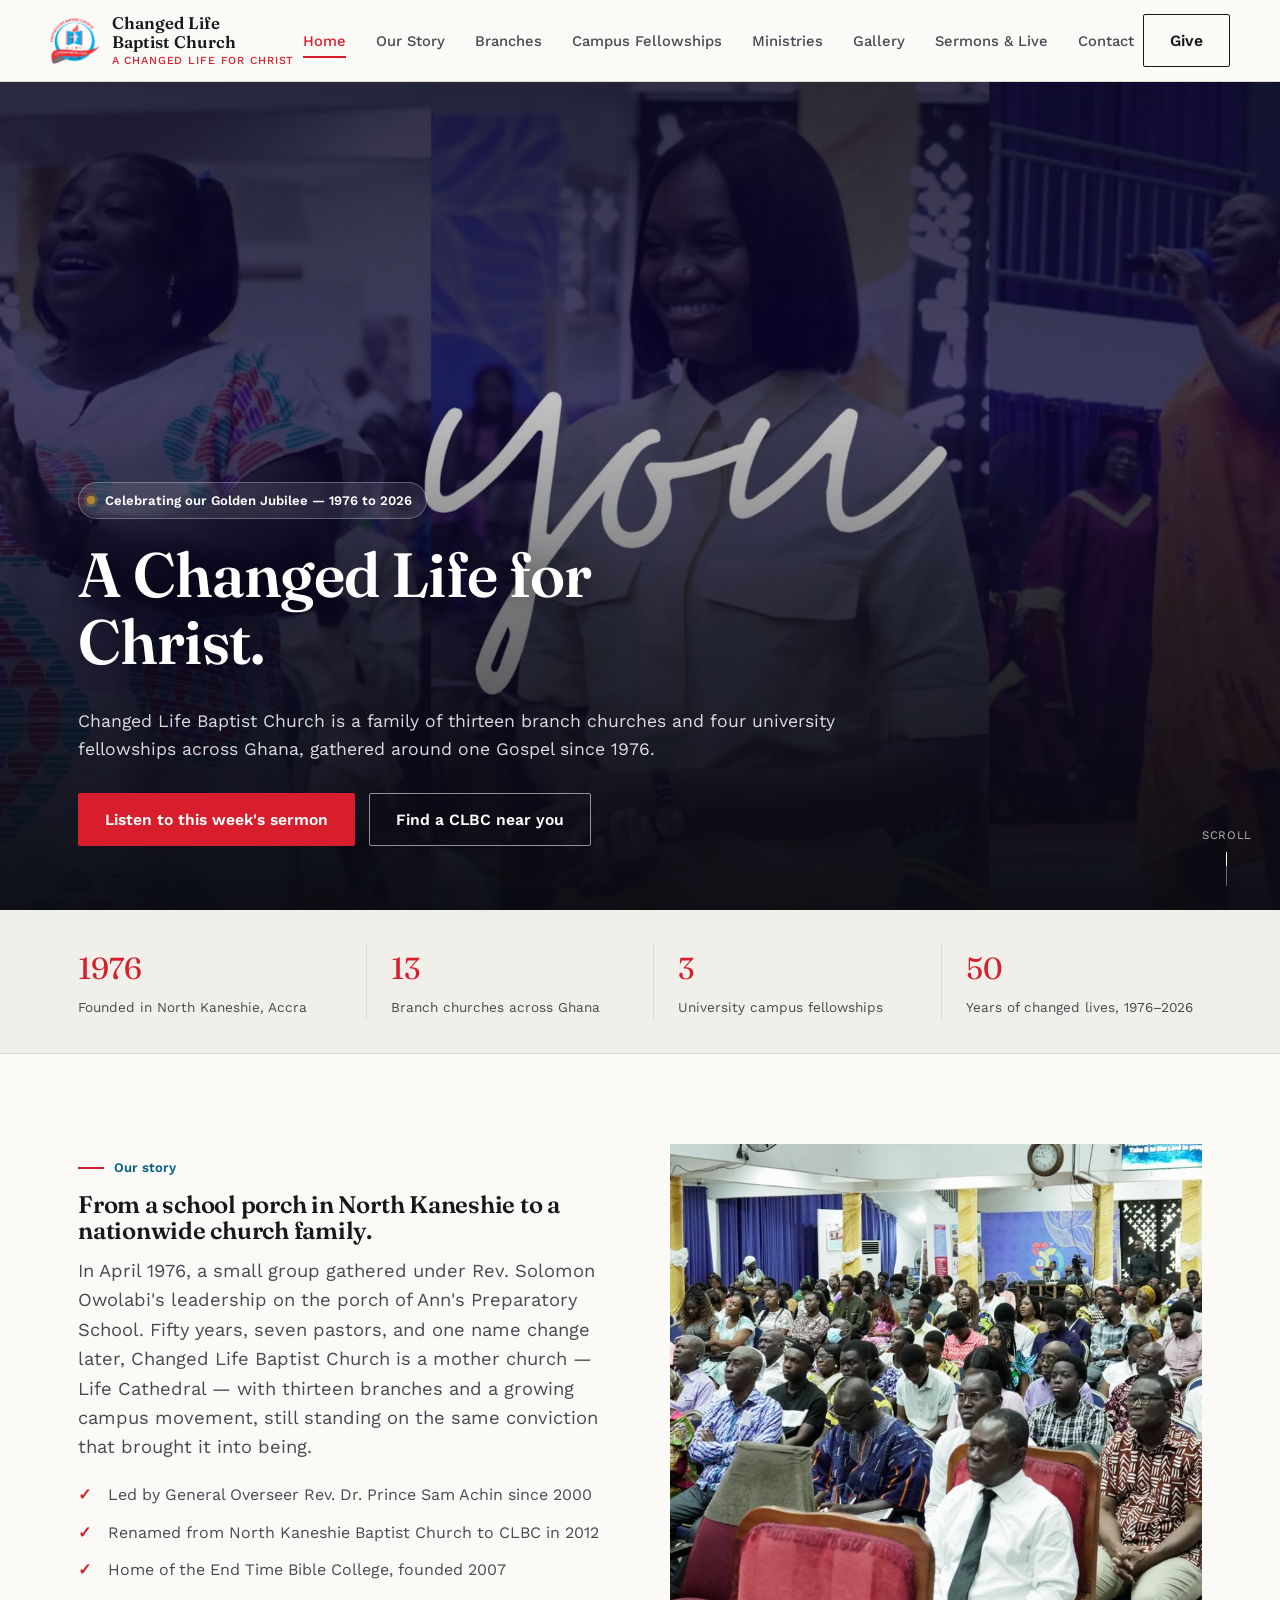
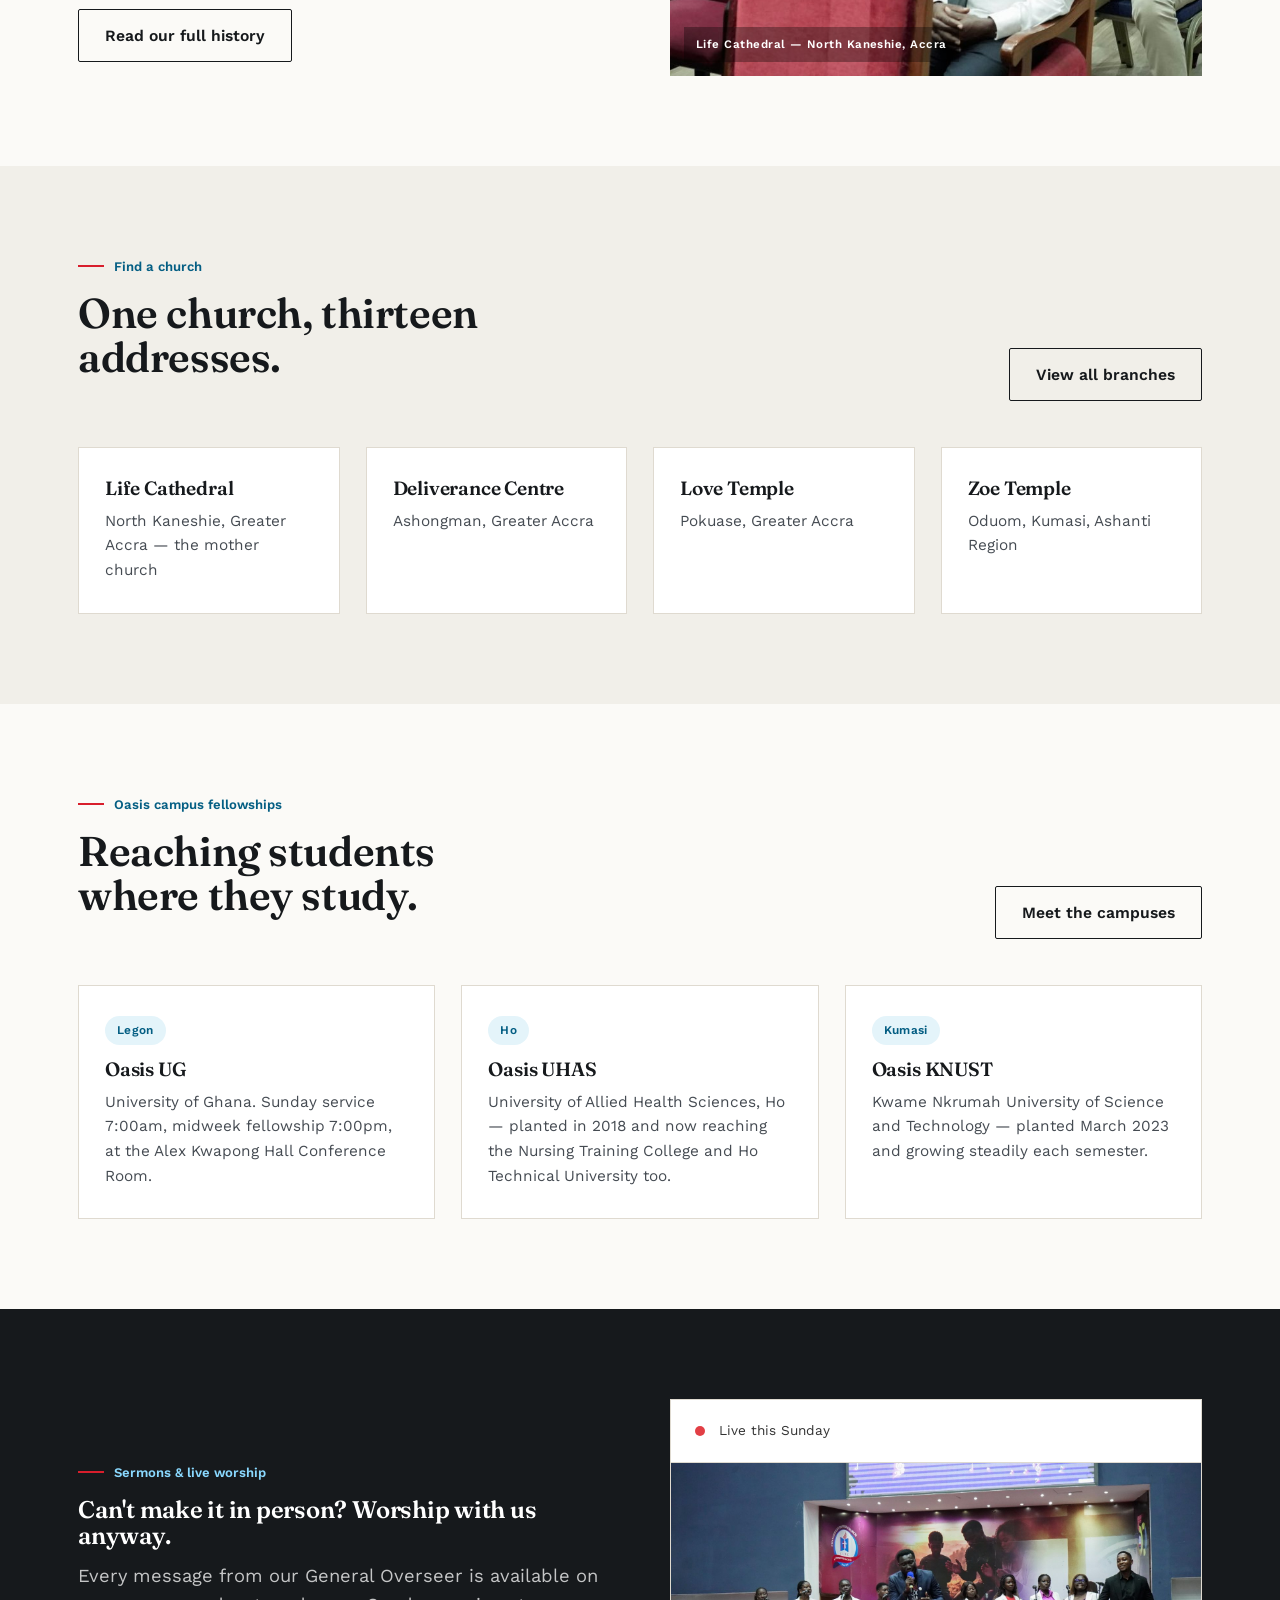
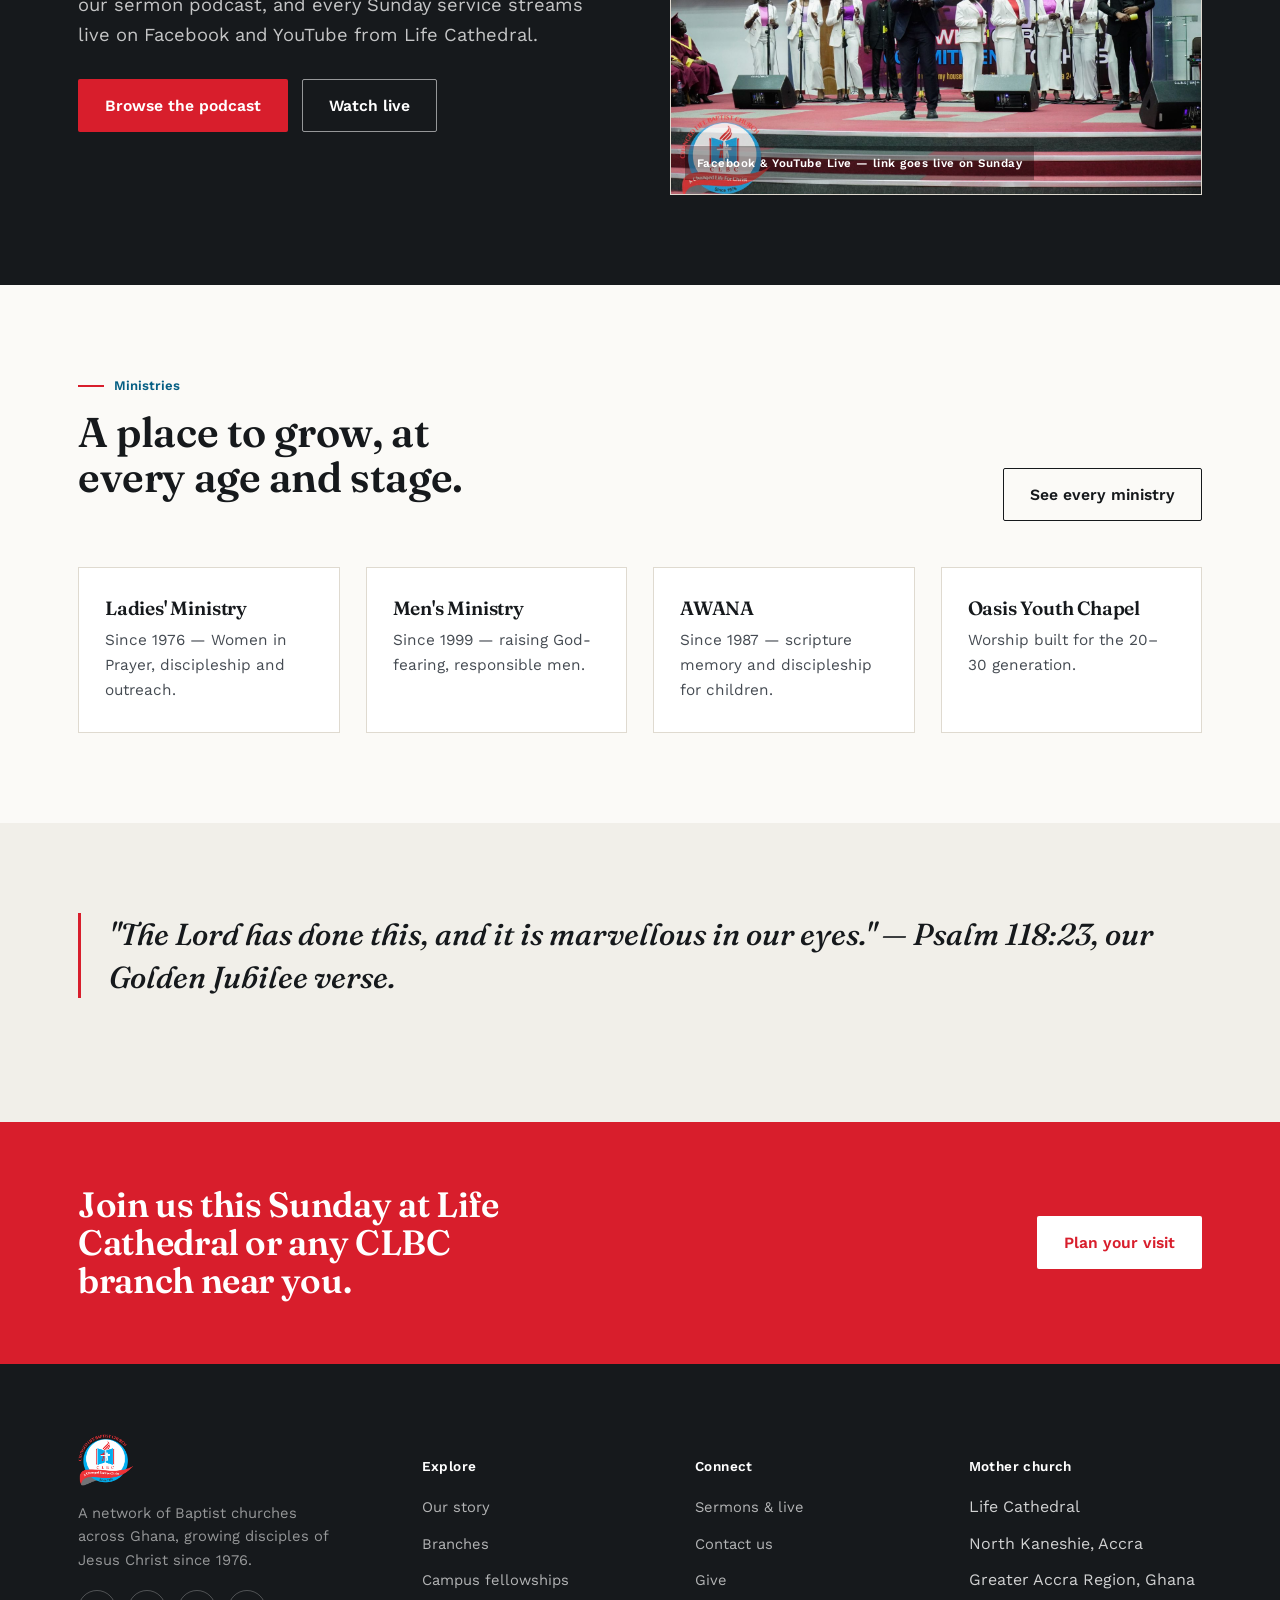
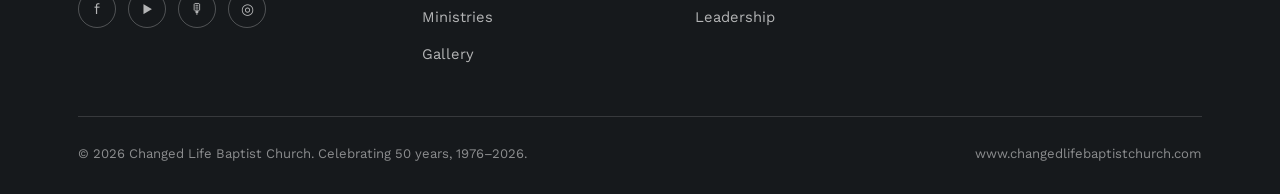
<file: index.html>
<!DOCTYPE html>
<html lang="en">
<head>
<meta charset="UTF-8">
<meta name="viewport" content="width=device-width, initial-scale=1.0">
<title>Changed Life Baptist Church | A Changed Life For Christ — Accra, Ghana</title>
<meta name="description" content="Changed Life Baptist Church (CLBC), formerly North Kaneshie Baptist Church — 13 branches across Ghana, campus fellowships, and weekly sermons from the General Overseer. Celebrating our Golden Jubilee, 1976–2026.">
<link rel="icon" type="image/png" sizes="32x32" href="assets/favicon-32.png">
<link rel="icon" type="image/png" sizes="16x16" href="assets/favicon-16.png">
<link rel="apple-touch-icon" sizes="180x180" href="assets/favicon-180.png">
<link rel="icon" type="image/png" sizes="192x192" href="assets/favicon-192.png">
<link rel="stylesheet" href="assets/styles.css">
</head>
<body>

<header class="site-header">
  <nav class="nav container">
    <a href="index.html" class="brand">
      <img src="assets/logo.png" alt="Changed Life Baptist Church crest">
      <span class="brand-word">Changed Life<br>Baptist Church<small>A Changed Life For Christ</small></span>
    </a>
    <ul class="nav-links">
      <li><a href="index.html">Home</a></li>
      <li><a href="about.html">Our Story</a></li>
      <li><a href="branches.html">Branches</a></li>
      <li><a href="campus.html">Campus Fellowships</a></li>
      <li><a href="ministries.html">Ministries</a></li>
      <li><a href="gallery.html">Gallery</a></li>
      <li><a href="sermons.html">Sermons &amp; Live</a></li>
      <li><a href="contact.html">Contact</a></li>
    </ul>
    <div class="nav-cta">
      <a href="contact.html#give" class="btn btn-outline">Give</a>
      <button class="nav-toggle" aria-label="Toggle menu" aria-expanded="false">
        <span></span><span></span><span></span>
      </button>
    </div>
  </nav>
</header>

<!-- HERO -->
<section class="hero">
  <video class="hero-video" autoplay muted loop playsinline poster="assets/video/hero-poster.jpg">
    <source src="assets/video/hero.mp4" type="video/mp4">
  </video>
  <div class="container">
    <div class="hero-grid">
      <div class="hero-jubilee"><span class="dot"></span> Celebrating our Golden Jubilee — 1976 to 2026</div>
      <h1>A Changed Life for Christ.</h1>
      <p class="lede">Changed Life Baptist Church is a family of thirteen branch churches and four university fellowships across Ghana, gathered around one Gospel since 1976.</p>
      <div class="hero-actions">
        <a href="sermons.html" class="btn btn-primary">Listen to this week's sermon</a>
        <a href="branches.html" class="btn btn-ghost-light">Find a CLBC near you</a>
      </div>
    </div>
  </div>
  <div class="hero-scroll"><span>SCROLL</span><span class="line"></span></div>
</section>

<div class="stat-bar">
  <div class="container">
    <div class="grid grid-4">
      <div class="stat-bar-item"><div class="num">1976</div><div class="cap">Founded in North Kaneshie, Accra</div></div>
      <div class="stat-bar-item"><div class="num">13</div><div class="cap">Branch churches across Ghana</div></div>
      <div class="stat-bar-item"><div class="num">3</div><div class="cap">University campus fellowships</div></div>
      <div class="stat-bar-item"><div class="num">50</div><div class="cap">Years of changed lives, 1976–2026</div></div>
    </div>
  </div>
</div>

<!-- ABOUT TEASER -->
<section>
  <div class="container two-col">
    <div>
      <div class="eyebrow">Our story</div>
      <h2>From a school porch in North Kaneshie to a nationwide church family.</h2>
      <p class="lede">In April 1976, a small group gathered under Rev. Solomon Owolabi's leadership on the porch of Ann's Preparatory School. Fifty years, seven pastors, and one name change later, Changed Life Baptist Church is a mother church — Life Cathedral — with thirteen branches and a growing campus movement, still standing on the same conviction that brought it into being.</p>
      <ul class="check-list">
        <li>Led by General Overseer Rev. Dr. Prince Sam Achin since 2000</li>
        <li>Renamed from North Kaneshie Baptist Church to CLBC in 2012</li>
        <li>Home of the End Time Bible College, founded 2007</li>
      </ul>
      <a href="about.html" class="btn btn-outline" style="margin-top:26px;">Read our full history</a>
    </div>
    <div class="media-block" style="--ar: 1/1;">
      <img src="assets/congregation.jpg" alt="Congregation gathered for worship at Life Cathedral" style="width:100%; height:100%; object-fit:cover; position:absolute; inset:0;">
      <span class="tag" style="position:relative; z-index:2;">Life Cathedral — North Kaneshie, Accra</span>
    </div>
  </div>
</section>

<!-- BRANCHES TEASER -->
<section class="section-alt">
  <div class="container">
    <div class="section-head">
      <div>
        <div class="eyebrow">Find a church</div>
        <h2>One church, thirteen addresses.</h2>
      </div>
      <a href="branches.html" class="btn btn-outline">View all branches</a>
    </div>
    <div class="grid grid-4">
      <div class="card"><h3>Life Cathedral</h3><p>North Kaneshie, Greater Accra — the mother church</p></div>
      <div class="card"><h3>Deliverance Centre</h3><p>Ashongman, Greater Accra</p></div>
      <div class="card"><h3>Love Temple</h3><p>Pokuase, Greater Accra</p></div>
      <div class="card"><h3>Zoe Temple</h3><p>Oduom, Kumasi, Ashanti Region</p></div>
    </div>
  </div>
</section>

<!-- CAMPUS FELLOWSHIPS TEASER -->
<section>
  <div class="container">
    <div class="section-head">
      <div>
        <div class="eyebrow">Oasis campus fellowships</div>
        <h2>Reaching students where they study.</h2>
      </div>
      <a href="campus.html" class="btn btn-outline">Meet the campuses</a>
    </div>
    <div class="grid grid-3">
      <div class="card">
        <div class="tag-pill">Legon</div>
        <h3 style="margin-top:14px;">Oasis UG</h3>
        <p>University of Ghana. Sunday service 7:00am, midweek fellowship 7:00pm, at the Alex Kwapong Hall Conference Room.</p>
      </div>
      <div class="card">
        <div class="tag-pill">Ho</div>
        <h3 style="margin-top:14px;">Oasis UHAS</h3>
        <p>University of Allied Health Sciences, Ho — planted in 2018 and now reaching the Nursing Training College and Ho Technical University too.</p>
      </div>
      <div class="card">
        <div class="tag-pill">Kumasi</div>
        <h3 style="margin-top:14px;">Oasis KNUST</h3>
        <p>Kwame Nkrumah University of Science and Technology — planted March 2023 and growing steadily each semester.</p>
      </div>
    </div>
  </div>
</section>

<!-- SERMONS / LIVE TEASER -->
<section class="section-ink">
  <div class="container two-col">
    <div>
      <div class="eyebrow" style="color:#8ad9ff;">Sermons &amp; live worship</div>
      <h2>Can't make it in person? Worship with us anyway.</h2>
      <p class="lede" style="color:rgba(255,255,255,.75);">Every message from our General Overseer is available on our sermon podcast, and every Sunday service streams live on Facebook and YouTube from Life Cathedral.</p>
      <div class="hero-actions">
        <a href="sermons.html" class="btn btn-primary">Browse the podcast</a>
        <a href="sermons.html#live" class="btn btn-ghost-light">Watch live</a>
      </div>
    </div>
    <div class="player-panel">
      <div class="head">
        <span class="dot" style="background:#e23f45;"></span>
        <span style="font-size:.85rem; color:#333;">Live this Sunday</span>
      </div>
      <div class="body">
        <div class="media-block" style="--ar:16/10;">
          <img src="assets/praise-team.jpg" alt="Worship team leading Sunday praise and worship" style="width:100%; height:100%; object-fit:cover; position:absolute; inset:0;">
          <span class="tag" style="position:relative; z-index:2;">Facebook &amp; YouTube Live — link goes live on Sunday</span>
        </div>
      </div>
    </div>
  </div>
</section>

<!-- MINISTRIES TEASER -->
<section>
  <div class="container">
    <div class="section-head">
      <div>
        <div class="eyebrow">Ministries</div>
        <h2>A place to grow, at every age and stage.</h2>
      </div>
      <a href="ministries.html" class="btn btn-outline">See every ministry</a>
    </div>
    <div class="grid grid-4">
      <div class="card"><h3>Ladies' Ministry</h3><p>Since 1976 — Women in Prayer, discipleship and outreach.</p></div>
      <div class="card"><h3>Men's Ministry</h3><p>Since 1999 — raising God-fearing, responsible men.</p></div>
      <div class="card"><h3>AWANA</h3><p>Since 1987 — scripture memory and discipleship for children.</p></div>
      <div class="card"><h3>Oasis Youth Chapel</h3><p>Worship built for the 20–30 generation.</p></div>
    </div>
  </div>
</section>

<!-- QUOTE / JUBILEE -->
<section class="section-alt">
  <div class="container">
    <p class="pull">"The Lord has done this, and it is marvellous in our eyes." — Psalm 118:23, our Golden Jubilee verse.</p>
  </div>
</section>

<!-- CTA -->
<section class="cta-band">
  <div class="container">
    <h2>Join us this Sunday at Life Cathedral or any CLBC branch near you.</h2>
    <a href="branches.html" class="btn" style="background:#fff; color:var(--flame);">Plan your visit</a>
  </div>
</section>

<footer class="site-footer">
  <div class="container">
    <div class="foot-grid">
      <div class="foot-brand">
        <img src="assets/logo.png" alt="CLBC crest">
        <p>A network of Baptist churches across Ghana, growing disciples of Jesus Christ since 1976.</p>
        <div class="social-row" style="margin-top:18px;">
          <a href="https://www.facebook.com/profile.php?id=100066663400036" aria-label="Facebook">f</a>
          <a href="#" aria-label="YouTube">▶</a>
          <a href="sermons.html#podcast" aria-label="Podcast">🎙</a>
          <a href="#" aria-label="Instagram">◎</a>
        </div>
      </div>
      <div>
        <h5>Explore</h5>
        <ul>
          <li><a href="about.html">Our story</a></li>
          <li><a href="branches.html">Branches</a></li>
          <li><a href="campus.html">Campus fellowships</a></li>
          <li><a href="ministries.html">Ministries</a></li>
          <li><a href="gallery.html">Gallery</a></li>
        </ul>
      </div>
      <div>
        <h5>Connect</h5>
        <ul>
          <li><a href="sermons.html">Sermons &amp; live</a></li>
          <li><a href="contact.html">Contact us</a></li>
          <li><a href="contact.html#give">Give</a></li>
          <li><a href="about.html#leadership">Leadership</a></li>
        </ul>
      </div>
      <div>
        <h5>Mother church</h5>
        <ul>
          <li>Life Cathedral</li>
          <li>North Kaneshie, Accra</li>
          <li>Greater Accra Region, Ghana</li>
        </ul>
      </div>
    </div>
    <div class="foot-bottom">
      <span>© 2026 Changed Life Baptist Church. Celebrating 50 years, 1976–2026.</span>
      <span>www.changedlifebaptistchurch.com</span>
    </div>
  </div>
</footer>

<script src="assets/main.js"></script>
</body>
</html>
</file>
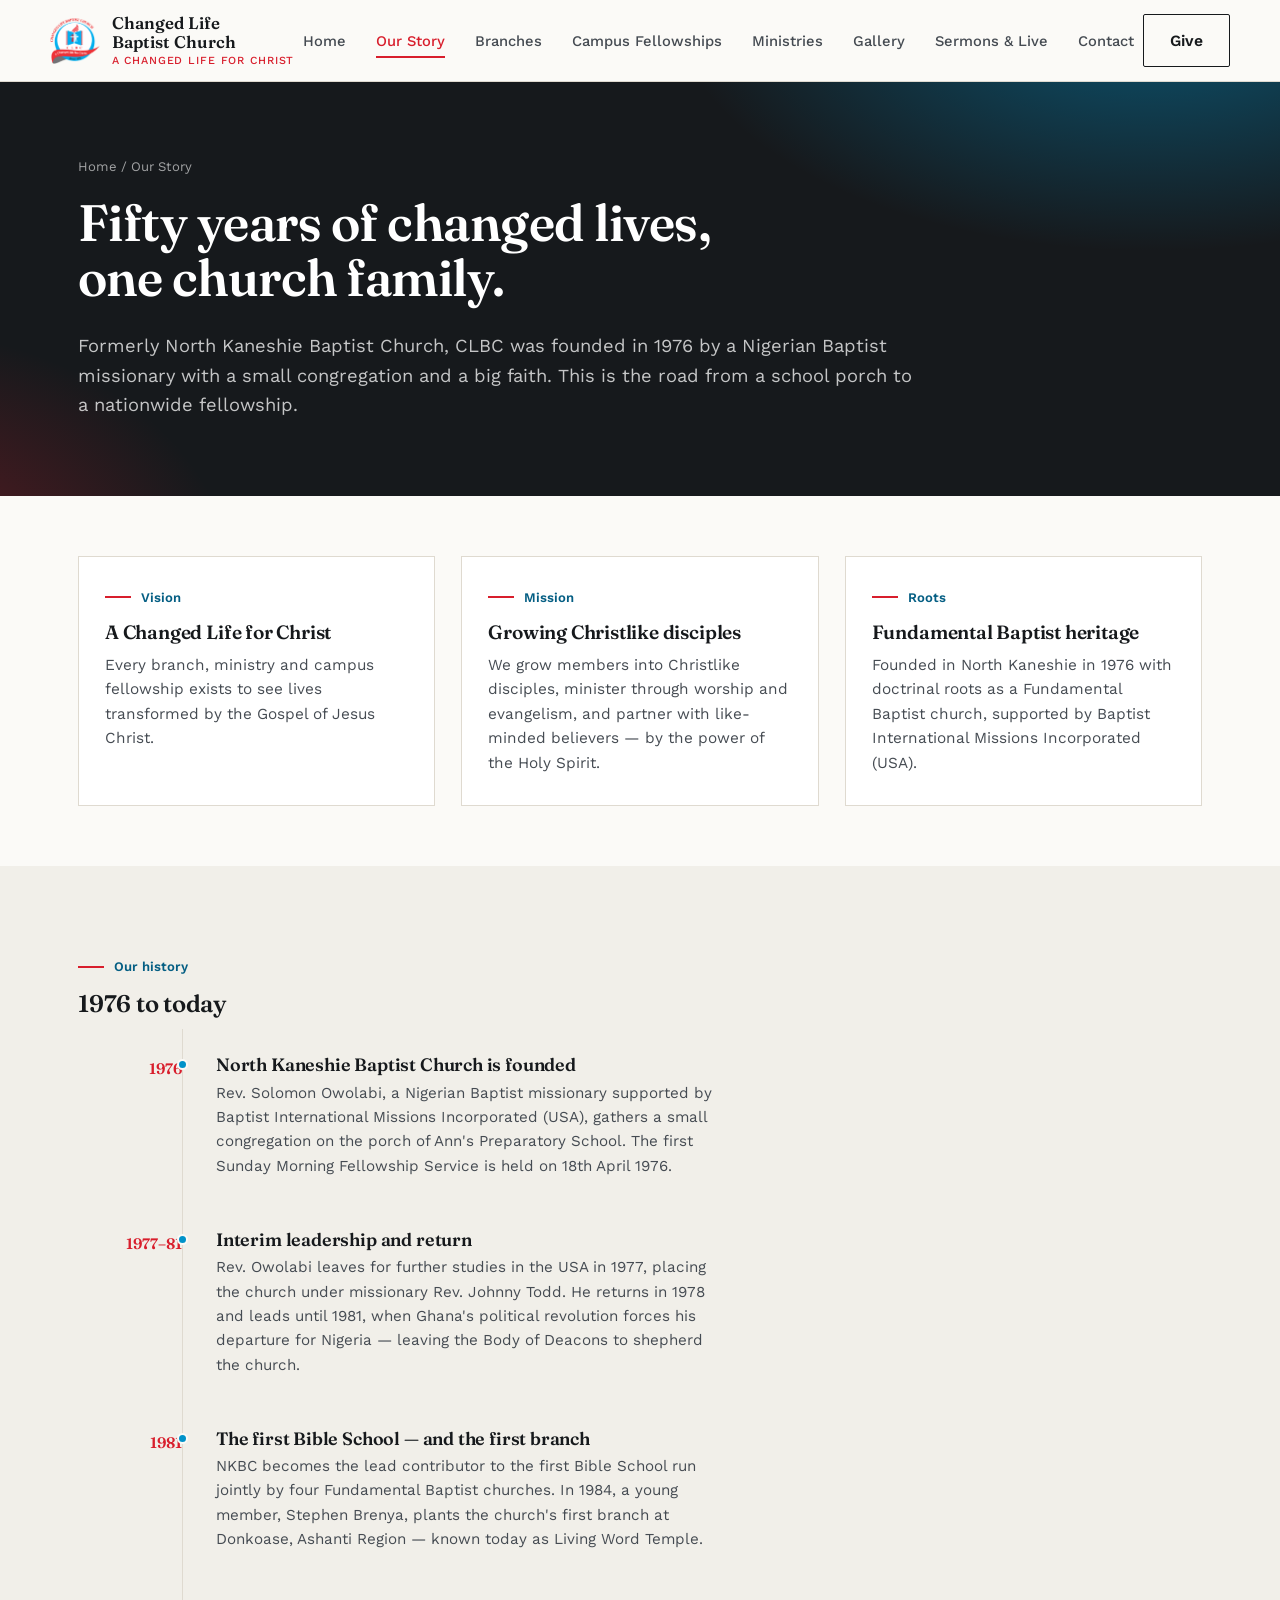
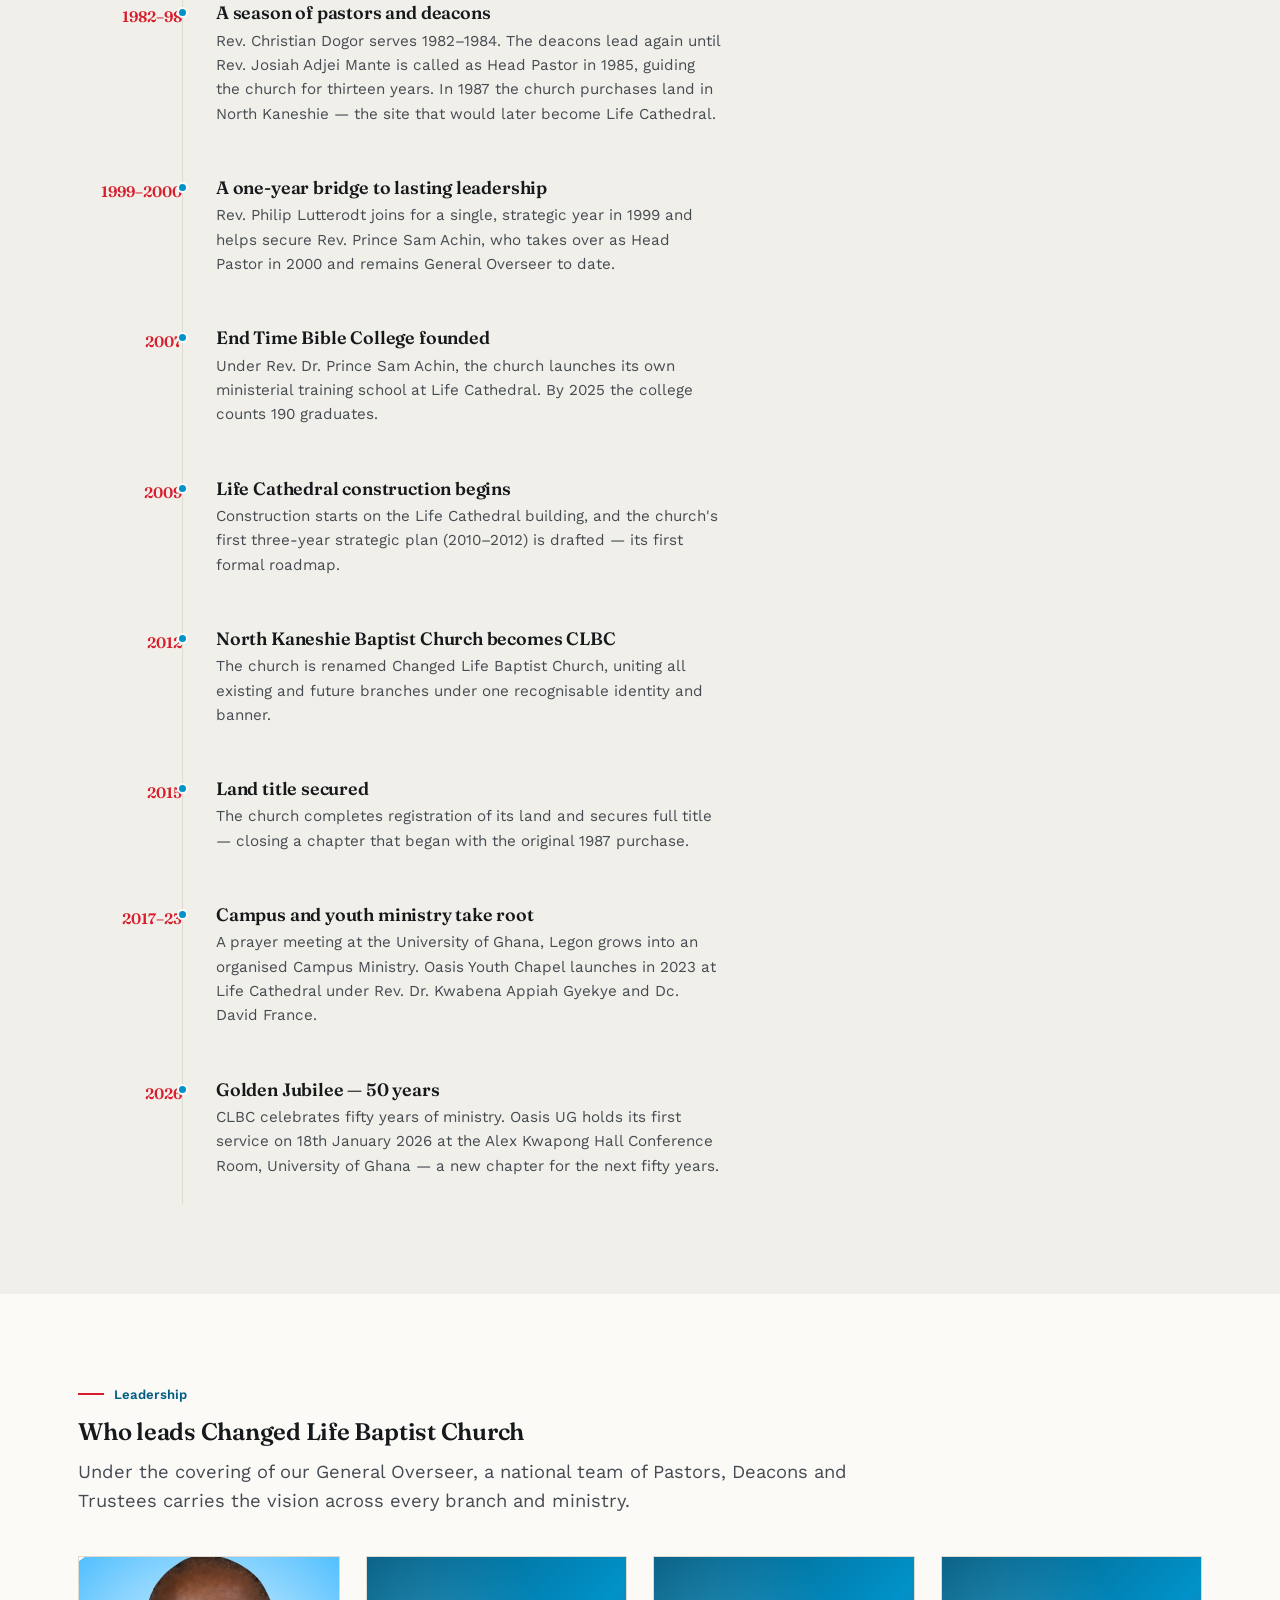
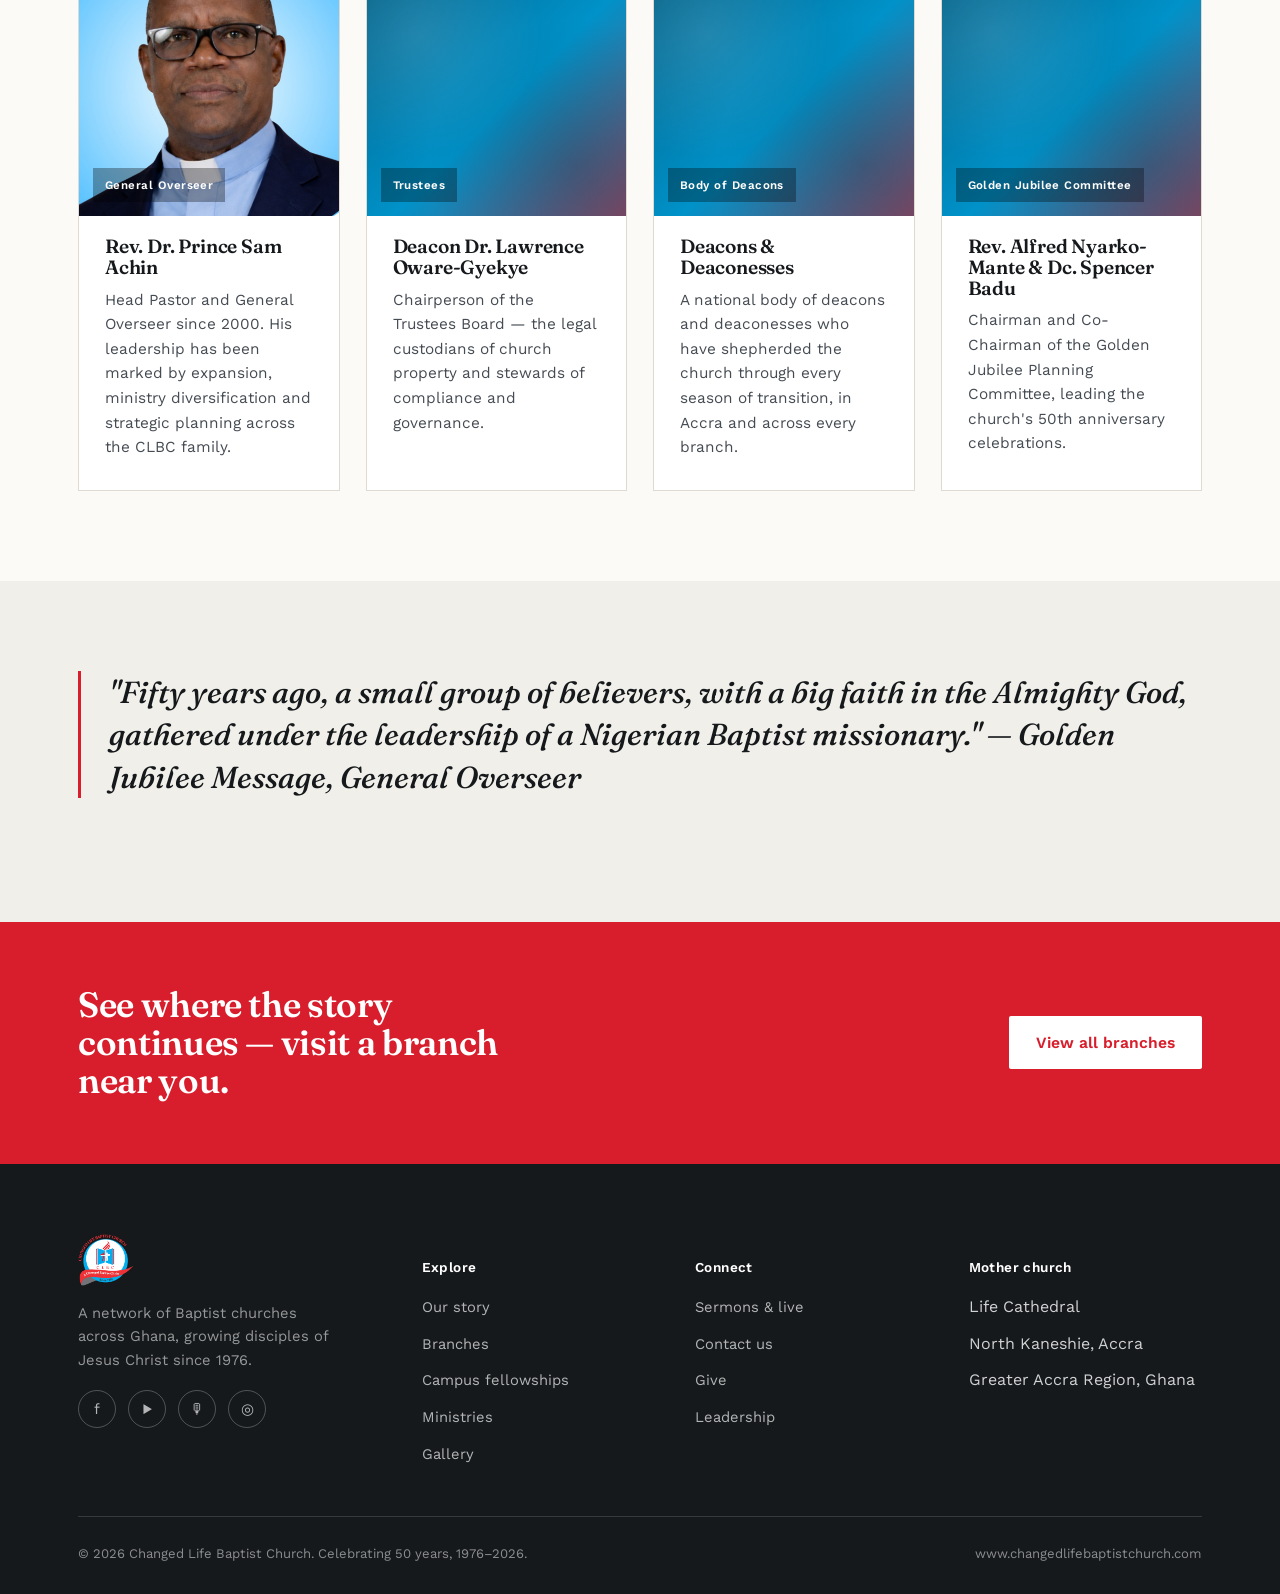
<file: about.html>
<!DOCTYPE html>
<html lang="en">
<head>
<meta charset="UTF-8">
<meta name="viewport" content="width=device-width, initial-scale=1.0">
<title>Our Story & Leadership | Changed Life Baptist Church</title>
<meta name="description" content="The history of Changed Life Baptist Church from 1976 to today, and the leaders who carry it forward — General Overseer, Pastors, Deacons and Trustees.">
<link rel="icon" type="image/png" sizes="32x32" href="assets/favicon-32.png">
<link rel="icon" type="image/png" sizes="16x16" href="assets/favicon-16.png">
<link rel="apple-touch-icon" sizes="180x180" href="assets/favicon-180.png">
<link rel="icon" type="image/png" sizes="192x192" href="assets/favicon-192.png">
<link rel="stylesheet" href="assets/styles.css">
</head>
<body>

<header class="site-header">
  <nav class="nav container">
    <a href="index.html" class="brand">
      <img src="assets/logo.png" alt="Changed Life Baptist Church crest">
      <span class="brand-word">Changed Life<br>Baptist Church<small>A Changed Life For Christ</small></span>
    </a>
    <ul class="nav-links">
      <li><a href="index.html">Home</a></li>
      <li><a href="about.html" class="active">Our Story</a></li>
      <li><a href="branches.html">Branches</a></li>
      <li><a href="campus.html">Campus Fellowships</a></li>
      <li><a href="ministries.html">Ministries</a></li>
      <li><a href="gallery.html">Gallery</a></li>
      <li><a href="sermons.html">Sermons &amp; Live</a></li>
      <li><a href="contact.html">Contact</a></li>
    </ul>
    <div class="nav-cta">
      <a href="contact.html#give" class="btn btn-outline">Give</a>
      <button class="nav-toggle" aria-label="Toggle menu" aria-expanded="false"><span></span><span></span><span></span></button>
    </div>
  </nav>
</header>

<section class="page-hero">
  <div class="container">
    <div class="crumb"><a href="index.html">Home</a> / Our Story</div>
    <h1>Fifty years of changed lives, one church family.</h1>
    <p class="lede">Formerly North Kaneshie Baptist Church, CLBC was founded in 1976 by a Nigerian Baptist missionary with a small congregation and a big faith. This is the road from a school porch to a nationwide fellowship.</p>
  </div>
</section>

<!-- VISION / MISSION -->
<section class="section-tight">
  <div class="container grid grid-3">
    <div class="card">
      <div class="eyebrow">Vision</div>
      <h3>A Changed Life for Christ</h3>
      <p>Every branch, ministry and campus fellowship exists to see lives transformed by the Gospel of Jesus Christ.</p>
    </div>
    <div class="card">
      <div class="eyebrow">Mission</div>
      <h3>Growing Christlike disciples</h3>
      <p>We grow members into Christlike disciples, minister through worship and evangelism, and partner with like-minded believers — by the power of the Holy Spirit.</p>
    </div>
    <div class="card">
      <div class="eyebrow">Roots</div>
      <h3>Fundamental Baptist heritage</h3>
      <p>Founded in North Kaneshie in 1976 with doctrinal roots as a Fundamental Baptist church, supported by Baptist International Missions Incorporated (USA).</p>
    </div>
  </div>
</section>

<!-- TIMELINE -->
<section class="section-alt">
  <div class="container">
    <div class="eyebrow">Our history</div>
    <h2>1976 to today</h2>
    <div class="timeline">

      <div class="t-row"><div class="yr">1976</div><div class="dot"></div>
        <div><h4>North Kaneshie Baptist Church is founded</h4>
        <p>Rev. Solomon Owolabi, a Nigerian Baptist missionary supported by Baptist International Missions Incorporated (USA), gathers a small congregation on the porch of Ann's Preparatory School. The first Sunday Morning Fellowship Service is held on 18th April 1976.</p></div>
      </div>

      <div class="t-row"><div class="yr">1977–81</div><div class="dot"></div>
        <div><h4>Interim leadership and return</h4>
        <p>Rev. Owolabi leaves for further studies in the USA in 1977, placing the church under missionary Rev. Johnny Todd. He returns in 1978 and leads until 1981, when Ghana's political revolution forces his departure for Nigeria — leaving the Body of Deacons to shepherd the church.</p></div>
      </div>

      <div class="t-row"><div class="yr">1981</div><div class="dot"></div>
        <div><h4>The first Bible School — and the first branch</h4>
        <p>NKBC becomes the lead contributor to the first Bible School run jointly by four Fundamental Baptist churches. In 1984, a young member, Stephen Brenya, plants the church's first branch at Donkoase, Ashanti Region — known today as Living Word Temple.</p></div>
      </div>

      <div class="t-row"><div class="yr">1982–98</div><div class="dot"></div>
        <div><h4>A season of pastors and deacons</h4>
        <p>Rev. Christian Dogor serves 1982–1984. The deacons lead again until Rev. Josiah Adjei Mante is called as Head Pastor in 1985, guiding the church for thirteen years. In 1987 the church purchases land in North Kaneshie — the site that would later become Life Cathedral.</p></div>
      </div>

      <div class="t-row"><div class="yr">1999–2000</div><div class="dot"></div>
        <div><h4>A one-year bridge to lasting leadership</h4>
        <p>Rev. Philip Lutterodt joins for a single, strategic year in 1999 and helps secure Rev. Prince Sam Achin, who takes over as Head Pastor in 2000 and remains General Overseer to date.</p></div>
      </div>

      <div class="t-row"><div class="yr">2007</div><div class="dot"></div>
        <div><h4>End Time Bible College founded</h4>
        <p>Under Rev. Dr. Prince Sam Achin, the church launches its own ministerial training school at Life Cathedral. By 2025 the college counts 190 graduates.</p></div>
      </div>

      <div class="t-row"><div class="yr">2009</div><div class="dot"></div>
        <div><h4>Life Cathedral construction begins</h4>
        <p>Construction starts on the Life Cathedral building, and the church's first three-year strategic plan (2010–2012) is drafted — its first formal roadmap.</p></div>
      </div>

      <div class="t-row"><div class="yr">2012</div><div class="dot"></div>
        <div><h4>North Kaneshie Baptist Church becomes CLBC</h4>
        <p>The church is renamed Changed Life Baptist Church, uniting all existing and future branches under one recognisable identity and banner.</p></div>
      </div>

      <div class="t-row"><div class="yr">2015</div><div class="dot"></div>
        <div><h4>Land title secured</h4>
        <p>The church completes registration of its land and secures full title — closing a chapter that began with the original 1987 purchase.</p></div>
      </div>

      <div class="t-row"><div class="yr">2017–23</div><div class="dot"></div>
        <div><h4>Campus and youth ministry take root</h4>
        <p>A prayer meeting at the University of Ghana, Legon grows into an organised Campus Ministry. Oasis Youth Chapel launches in 2023 at Life Cathedral under Rev. Dr. Kwabena Appiah Gyekye and Dc. David France.</p></div>
      </div>

      <div class="t-row"><div class="yr">2026</div><div class="dot"></div>
        <div><h4>Golden Jubilee — 50 years</h4>
        <p>CLBC celebrates fifty years of ministry. Oasis UG holds its first service on 18th January 2026 at the Alex Kwapong Hall Conference Room, University of Ghana — a new chapter for the next fifty years.</p></div>
      </div>

    </div>
  </div>
</section>

<!-- LEADERSHIP -->
<section id="leadership">
  <div class="container">
    <div class="eyebrow">Leadership</div>
    <h2>Who leads Changed Life Baptist Church</h2>
    <p class="lede">Under the covering of our General Overseer, a national team of Pastors, Deacons and Trustees carries the vision across every branch and ministry.</p>

    <div class="grid grid-4" style="margin-top:40px;">
      <div class="card">
        <div class="media-block" style="--ar:1/1; margin: -30px -26px 20px;">
          <img src="assets/leaders/general-overseer.jpg" alt="Rev. Dr. Prince Sam Achin, General Overseer" style="width:100%; height:100%; object-fit:cover; position:absolute; inset:0;">
          <span class="tag" style="position:relative; z-index:2;">General Overseer</span>
        </div>
        <h3>Rev. Dr. Prince Sam Achin</h3>
        <p>Head Pastor and General Overseer since 2000. His leadership has been marked by expansion, ministry diversification and strategic planning across the CLBC family.</p>
      </div>
      <div class="card">
        <div class="media-block" style="--ar:1/1; margin: -30px -26px 20px;">
          <span class="tag">Trustees</span>
        </div>
        <h3>Deacon Dr. Lawrence Oware-Gyekye</h3>
        <p>Chairperson of the Trustees Board — the legal custodians of church property and stewards of compliance and governance.</p>
      </div>
      <div class="card">
        <div class="media-block" style="--ar:1/1; margin: -30px -26px 20px;">
          <span class="tag">Body of Deacons</span>
        </div>
        <h3>Deacons &amp; Deaconesses</h3>
        <p>A national body of deacons and deaconesses who have shepherded the church through every season of transition, in Accra and across every branch.</p>
      </div>
      <div class="card">
        <div class="media-block" style="--ar:1/1; margin: -30px -26px 20px;">
          <span class="tag">Golden Jubilee Committee</span>
        </div>
        <h3>Rev. Alfred Nyarko-Mante &amp; Dc. Spencer Badu</h3>
        <p>Chairman and Co-Chairman of the Golden Jubilee Planning Committee, leading the church's 50th anniversary celebrations.</p>
      </div>
    </div>
  </div>
</section>

<section class="section-alt">
  <div class="container">
    <p class="pull">"Fifty years ago, a small group of believers, with a big faith in the Almighty God, gathered under the leadership of a Nigerian Baptist missionary." — Golden Jubilee Message, General Overseer</p>
  </div>
</section>

<section class="cta-band">
  <div class="container">
    <h2>See where the story continues — visit a branch near you.</h2>
    <a href="branches.html" class="btn" style="background:#fff; color:var(--flame);">View all branches</a>
  </div>
</section>

<footer class="site-footer">
  <div class="container">
    <div class="foot-grid">
      <div class="foot-brand">
        <img src="assets/logo.png" alt="CLBC crest">
        <p>A network of Baptist churches across Ghana, growing disciples of Jesus Christ since 1976.</p>
        <div class="social-row" style="margin-top:18px;">
          <a href="https://www.facebook.com/profile.php?id=100066663400036" aria-label="Facebook">f</a>
          <a href="#" aria-label="YouTube">▶</a>
          <a href="sermons.html#podcast" aria-label="Podcast">🎙</a>
          <a href="#" aria-label="Instagram">◎</a>
        </div>
      </div>
      <div><h5>Explore</h5><ul>
        <li><a href="about.html">Our story</a></li>
        <li><a href="branches.html">Branches</a></li>
        <li><a href="campus.html">Campus fellowships</a></li>
        <li><a href="ministries.html">Ministries</a></li>
        <li><a href="gallery.html">Gallery</a></li>
      </ul></div>
      <div><h5>Connect</h5><ul>
        <li><a href="sermons.html">Sermons &amp; live</a></li>
        <li><a href="contact.html">Contact us</a></li>
        <li><a href="contact.html#give">Give</a></li>
        <li><a href="about.html#leadership">Leadership</a></li>
      </ul></div>
      <div><h5>Mother church</h5><ul>
        <li>Life Cathedral</li>
        <li>North Kaneshie, Accra</li>
        <li>Greater Accra Region, Ghana</li>
      </ul></div>
    </div>
    <div class="foot-bottom">
      <span>© 2026 Changed Life Baptist Church. Celebrating 50 years, 1976–2026.</span>
      <span>www.changedlifebaptistchurch.com</span>
    </div>
  </div>
</footer>

<script src="assets/main.js"></script>
</body>
</html>
</file>
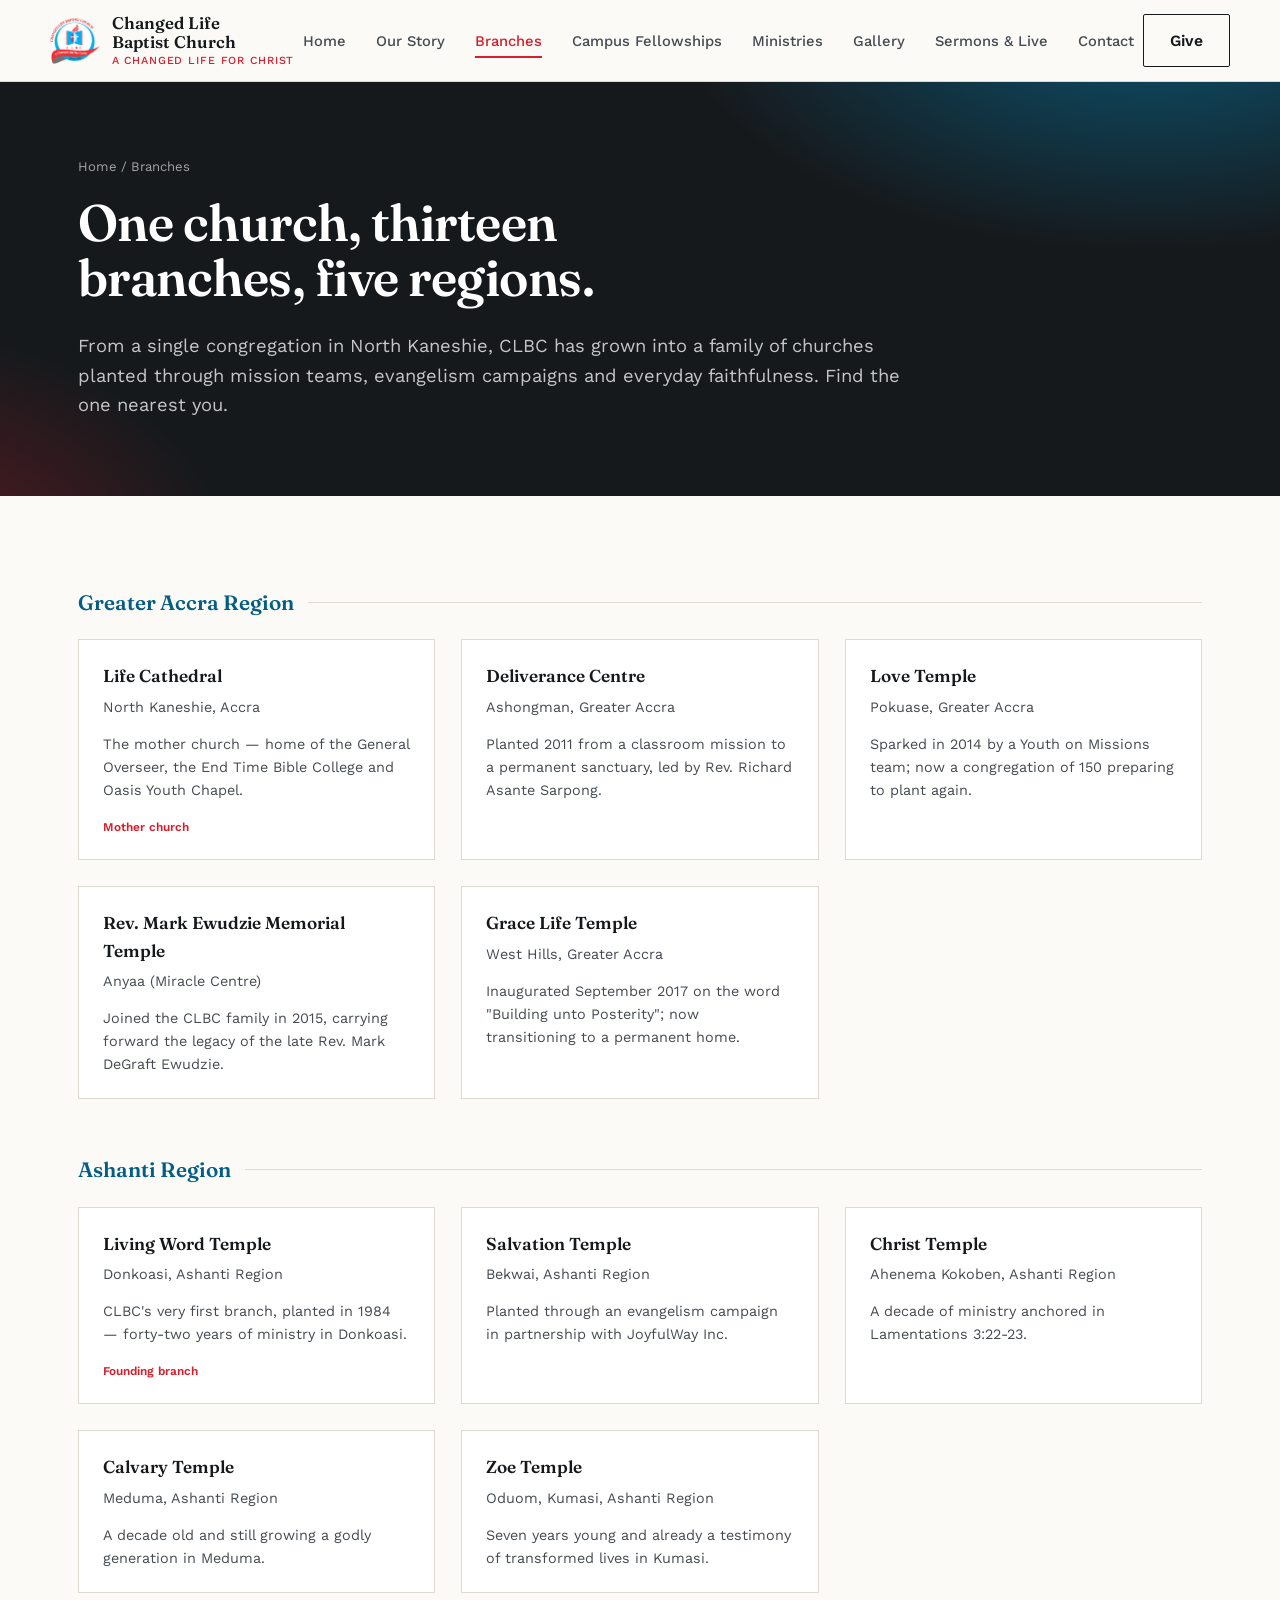
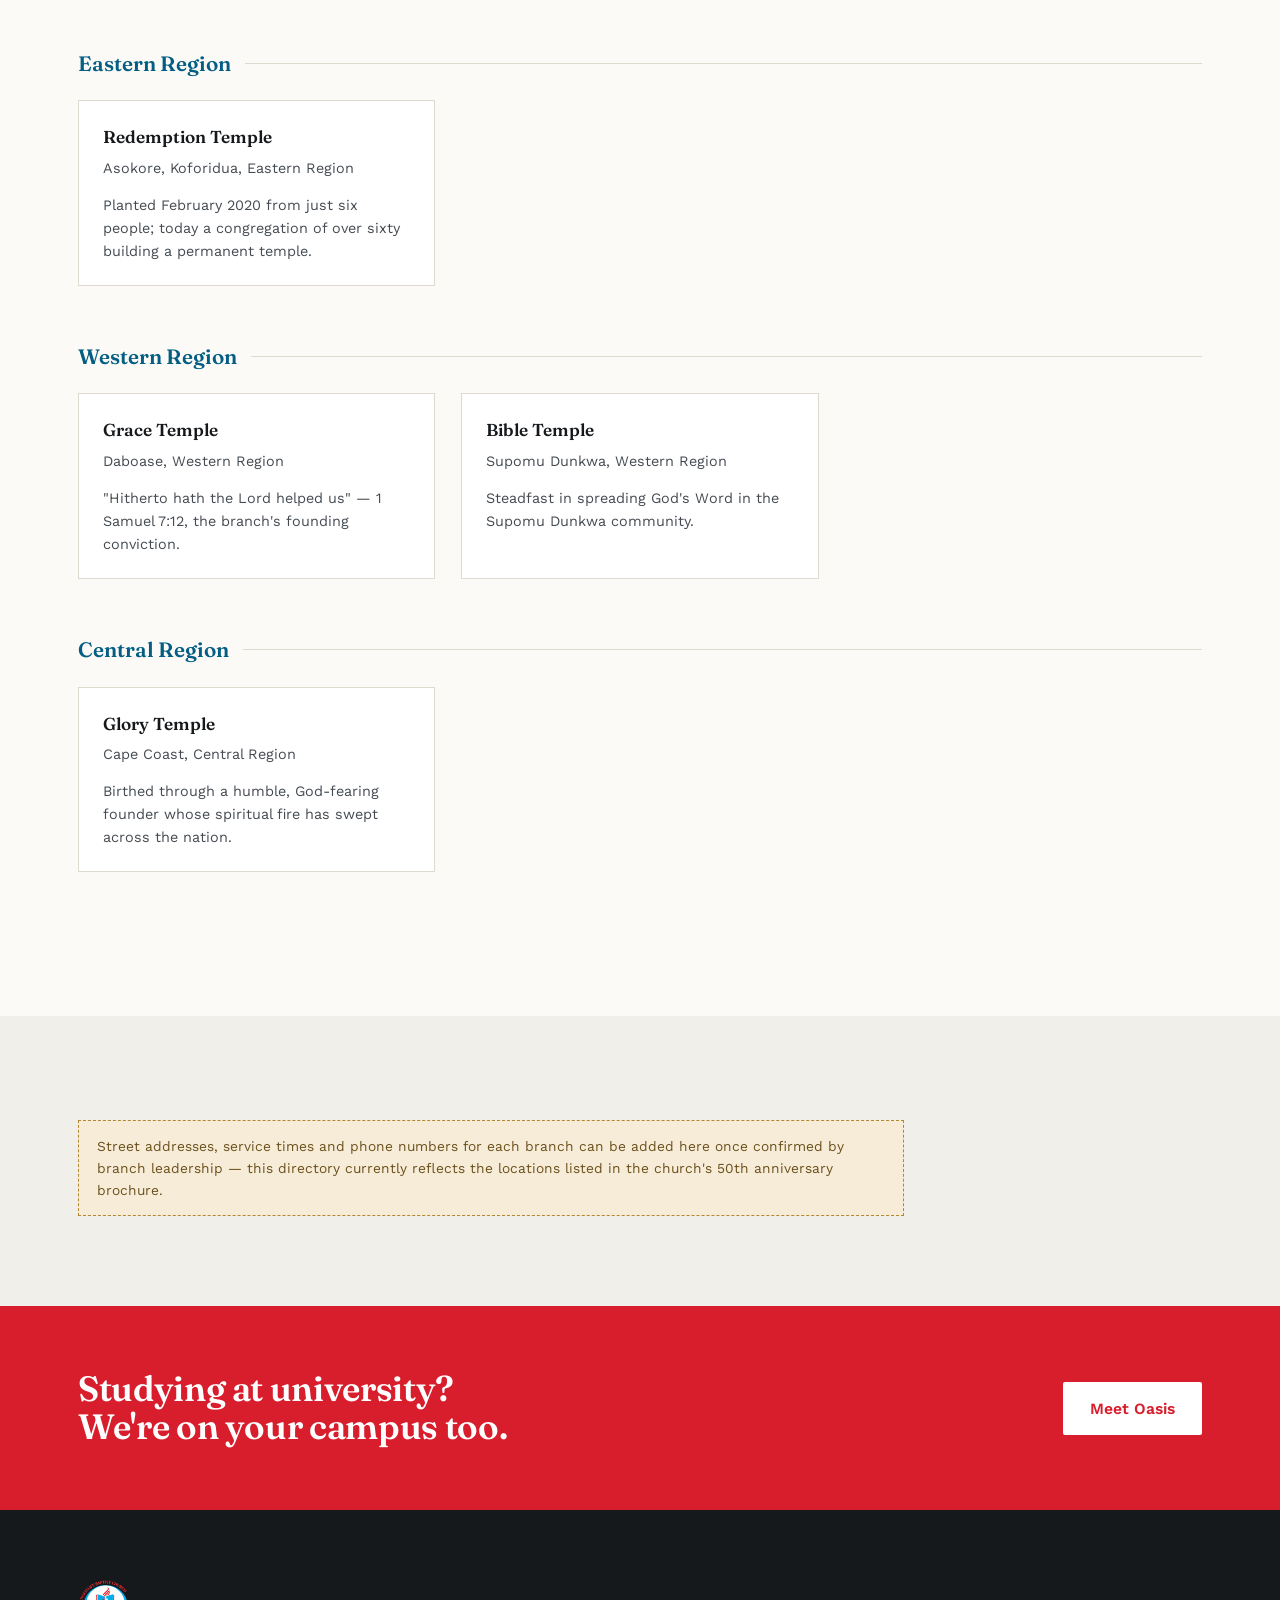
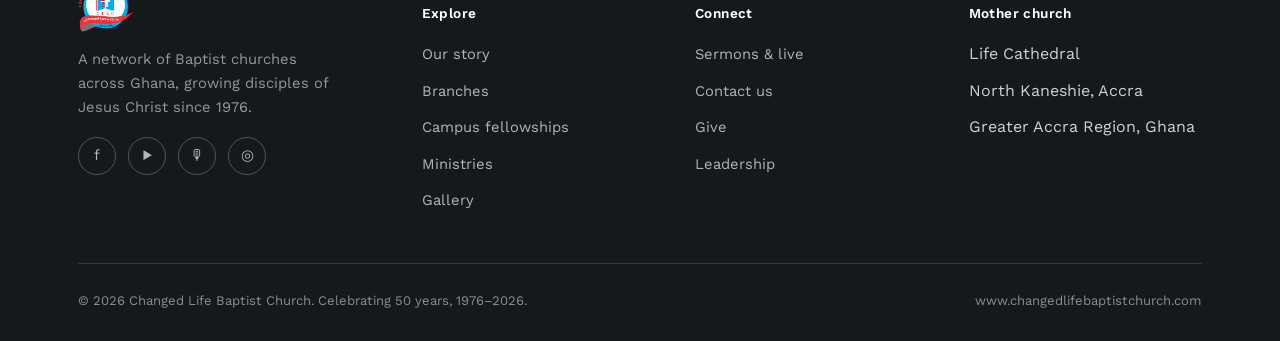
<file: branches.html>
<!DOCTYPE html>
<html lang="en">
<head>
<meta charset="UTF-8">
<meta name="viewport" content="width=device-width, initial-scale=1.0">
<title>Branch Churches | Changed Life Baptist Church</title>
<meta name="description" content="Find a Changed Life Baptist Church branch near you — thirteen churches across the Greater Accra, Ashanti, Central, Eastern and Western regions of Ghana.">
<link rel="icon" type="image/png" sizes="32x32" href="assets/favicon-32.png">
<link rel="icon" type="image/png" sizes="16x16" href="assets/favicon-16.png">
<link rel="apple-touch-icon" sizes="180x180" href="assets/favicon-180.png">
<link rel="icon" type="image/png" sizes="192x192" href="assets/favicon-192.png">
<link rel="stylesheet" href="assets/styles.css">
</head>
<body>

<header class="site-header">
  <nav class="nav container">
    <a href="index.html" class="brand">
      <img src="assets/logo.png" alt="Changed Life Baptist Church crest">
      <span class="brand-word">Changed Life<br>Baptist Church<small>A Changed Life For Christ</small></span>
    </a>
    <ul class="nav-links">
      <li><a href="index.html">Home</a></li>
      <li><a href="about.html">Our Story</a></li>
      <li><a href="branches.html" class="active">Branches</a></li>
      <li><a href="campus.html">Campus Fellowships</a></li>
      <li><a href="ministries.html">Ministries</a></li>
      <li><a href="gallery.html">Gallery</a></li>
      <li><a href="sermons.html">Sermons &amp; Live</a></li>
      <li><a href="contact.html">Contact</a></li>
    </ul>
    <div class="nav-cta">
      <a href="contact.html#give" class="btn btn-outline">Give</a>
      <button class="nav-toggle" aria-label="Toggle menu" aria-expanded="false"><span></span><span></span><span></span></button>
    </div>
  </nav>
</header>

<section class="page-hero">
  <div class="container">
    <div class="crumb"><a href="index.html">Home</a> / Branches</div>
    <h1>One church, thirteen branches, five regions.</h1>
    <p class="lede">From a single congregation in North Kaneshie, CLBC has grown into a family of churches planted through mission teams, evangelism campaigns and everyday faithfulness. Find the one nearest you.</p>
  </div>
</section>

<section>
  <div class="container">

    <div class="region-group">
      <div class="region-title">Greater Accra Region</div>
      <div class="grid grid-3">
        <div class="branch-card">
          <span class="bname">Life Cathedral</span>
          <span class="bloc">North Kaneshie, Accra</span>
          <p style="color:var(--ink-soft); font-size:.9rem; margin:8px 0 0;">The mother church — home of the General Overseer, the End Time Bible College and Oasis Youth Chapel.</p>
          <span class="btag">Mother church</span>
        </div>
        <div class="branch-card">
          <span class="bname">Deliverance Centre</span>
          <span class="bloc">Ashongman, Greater Accra</span>
          <p style="color:var(--ink-soft); font-size:.9rem; margin:8px 0 0;">Planted 2011 from a classroom mission to a permanent sanctuary, led by Rev. Richard Asante Sarpong.</p>
        </div>
        <div class="branch-card">
          <span class="bname">Love Temple</span>
          <span class="bloc">Pokuase, Greater Accra</span>
          <p style="color:var(--ink-soft); font-size:.9rem; margin:8px 0 0;">Sparked in 2014 by a Youth on Missions team; now a congregation of 150 preparing to plant again.</p>
        </div>
        <div class="branch-card">
          <span class="bname">Rev. Mark Ewudzie Memorial Temple</span>
          <span class="bloc">Anyaa (Miracle Centre)</span>
          <p style="color:var(--ink-soft); font-size:.9rem; margin:8px 0 0;">Joined the CLBC family in 2015, carrying forward the legacy of the late Rev. Mark DeGraft Ewudzie.</p>
        </div>
        <div class="branch-card">
          <span class="bname">Grace Life Temple</span>
          <span class="bloc">West Hills, Greater Accra</span>
          <p style="color:var(--ink-soft); font-size:.9rem; margin:8px 0 0;">Inaugurated September 2017 on the word "Building unto Posterity"; now transitioning to a permanent home.</p>
        </div>
      </div>
    </div>

    <div class="region-group">
      <div class="region-title">Ashanti Region</div>
      <div class="grid grid-3">
        <div class="branch-card">
          <span class="bname">Living Word Temple</span>
          <span class="bloc">Donkoasi, Ashanti Region</span>
          <p style="color:var(--ink-soft); font-size:.9rem; margin:8px 0 0;">CLBC's very first branch, planted in 1984 — forty-two years of ministry in Donkoasi.</p>
          <span class="btag">Founding branch</span>
        </div>
        <div class="branch-card">
          <span class="bname">Salvation Temple</span>
          <span class="bloc">Bekwai, Ashanti Region</span>
          <p style="color:var(--ink-soft); font-size:.9rem; margin:8px 0 0;">Planted through an evangelism campaign in partnership with JoyfulWay Inc.</p>
        </div>
        <div class="branch-card">
          <span class="bname">Christ Temple</span>
          <span class="bloc">Ahenema Kokoben, Ashanti Region</span>
          <p style="color:var(--ink-soft); font-size:.9rem; margin:8px 0 0;">A decade of ministry anchored in Lamentations 3:22-23.</p>
        </div>
        <div class="branch-card">
          <span class="bname">Calvary Temple</span>
          <span class="bloc">Meduma, Ashanti Region</span>
          <p style="color:var(--ink-soft); font-size:.9rem; margin:8px 0 0;">A decade old and still growing a godly generation in Meduma.</p>
        </div>
        <div class="branch-card">
          <span class="bname">Zoe Temple</span>
          <span class="bloc">Oduom, Kumasi, Ashanti Region</span>
          <p style="color:var(--ink-soft); font-size:.9rem; margin:8px 0 0;">Seven years young and already a testimony of transformed lives in Kumasi.</p>
        </div>
      </div>
    </div>

    <div class="region-group">
      <div class="region-title">Eastern Region</div>
      <div class="grid grid-3">
        <div class="branch-card">
          <span class="bname">Redemption Temple</span>
          <span class="bloc">Asokore, Koforidua, Eastern Region</span>
          <p style="color:var(--ink-soft); font-size:.9rem; margin:8px 0 0;">Planted February 2020 from just six people; today a congregation of over sixty building a permanent temple.</p>
        </div>
      </div>
    </div>

    <div class="region-group">
      <div class="region-title">Western Region</div>
      <div class="grid grid-3">
        <div class="branch-card">
          <span class="bname">Grace Temple</span>
          <span class="bloc">Daboase, Western Region</span>
          <p style="color:var(--ink-soft); font-size:.9rem; margin:8px 0 0;">"Hitherto hath the Lord helped us" — 1 Samuel 7:12, the branch's founding conviction.</p>
        </div>
        <div class="branch-card">
          <span class="bname">Bible Temple</span>
          <span class="bloc">Supomu Dunkwa, Western Region</span>
          <p style="color:var(--ink-soft); font-size:.9rem; margin:8px 0 0;">Steadfast in spreading God's Word in the Supomu Dunkwa community.</p>
        </div>
      </div>
    </div>

    <div class="region-group">
      <div class="region-title">Central Region</div>
      <div class="grid grid-3">
        <div class="branch-card">
          <span class="bname">Glory Temple</span>
          <span class="bloc">Cape Coast, Central Region</span>
          <p style="color:var(--ink-soft); font-size:.9rem; margin:8px 0 0;">Birthed through a humble, God-fearing founder whose spiritual fire has swept across the nation.</p>
        </div>
      </div>
    </div>

  </div>
</section>

<section class="section-alt embed-note-wrap">
  <div class="container">
    <div class="embed-note" style="max-width:60em;">
      Street addresses, service times and phone numbers for each branch can be added here once confirmed by branch leadership — this directory currently reflects the locations listed in the church's 50th anniversary brochure.
    </div>
  </div>
</section>

<section class="cta-band">
  <div class="container">
    <h2>Studying at university? We're on your campus too.</h2>
    <a href="campus.html" class="btn" style="background:#fff; color:var(--flame);">Meet Oasis</a>
  </div>
</section>

<footer class="site-footer">
  <div class="container">
    <div class="foot-grid">
      <div class="foot-brand">
        <img src="assets/logo.png" alt="CLBC crest">
        <p>A network of Baptist churches across Ghana, growing disciples of Jesus Christ since 1976.</p>
        <div class="social-row" style="margin-top:18px;">
          <a href="https://www.facebook.com/profile.php?id=100066663400036" aria-label="Facebook">f</a>
          <a href="#" aria-label="YouTube">▶</a>
          <a href="sermons.html#podcast" aria-label="Podcast">🎙</a>
          <a href="#" aria-label="Instagram">◎</a>
        </div>
      </div>
      <div><h5>Explore</h5><ul>
        <li><a href="about.html">Our story</a></li>
        <li><a href="branches.html">Branches</a></li>
        <li><a href="campus.html">Campus fellowships</a></li>
        <li><a href="ministries.html">Ministries</a></li>
        <li><a href="gallery.html">Gallery</a></li>
      </ul></div>
      <div><h5>Connect</h5><ul>
        <li><a href="sermons.html">Sermons &amp; live</a></li>
        <li><a href="contact.html">Contact us</a></li>
        <li><a href="contact.html#give">Give</a></li>
        <li><a href="about.html#leadership">Leadership</a></li>
      </ul></div>
      <div><h5>Mother church</h5><ul>
        <li>Life Cathedral</li>
        <li>North Kaneshie, Accra</li>
        <li>Greater Accra Region, Ghana</li>
      </ul></div>
    </div>
    <div class="foot-bottom">
      <span>© 2026 Changed Life Baptist Church. Celebrating 50 years, 1976–2026.</span>
      <span>www.changedlifebaptistchurch.com</span>
    </div>
  </div>
</footer>

<script src="assets/main.js"></script>
</body>
</html>
</file>
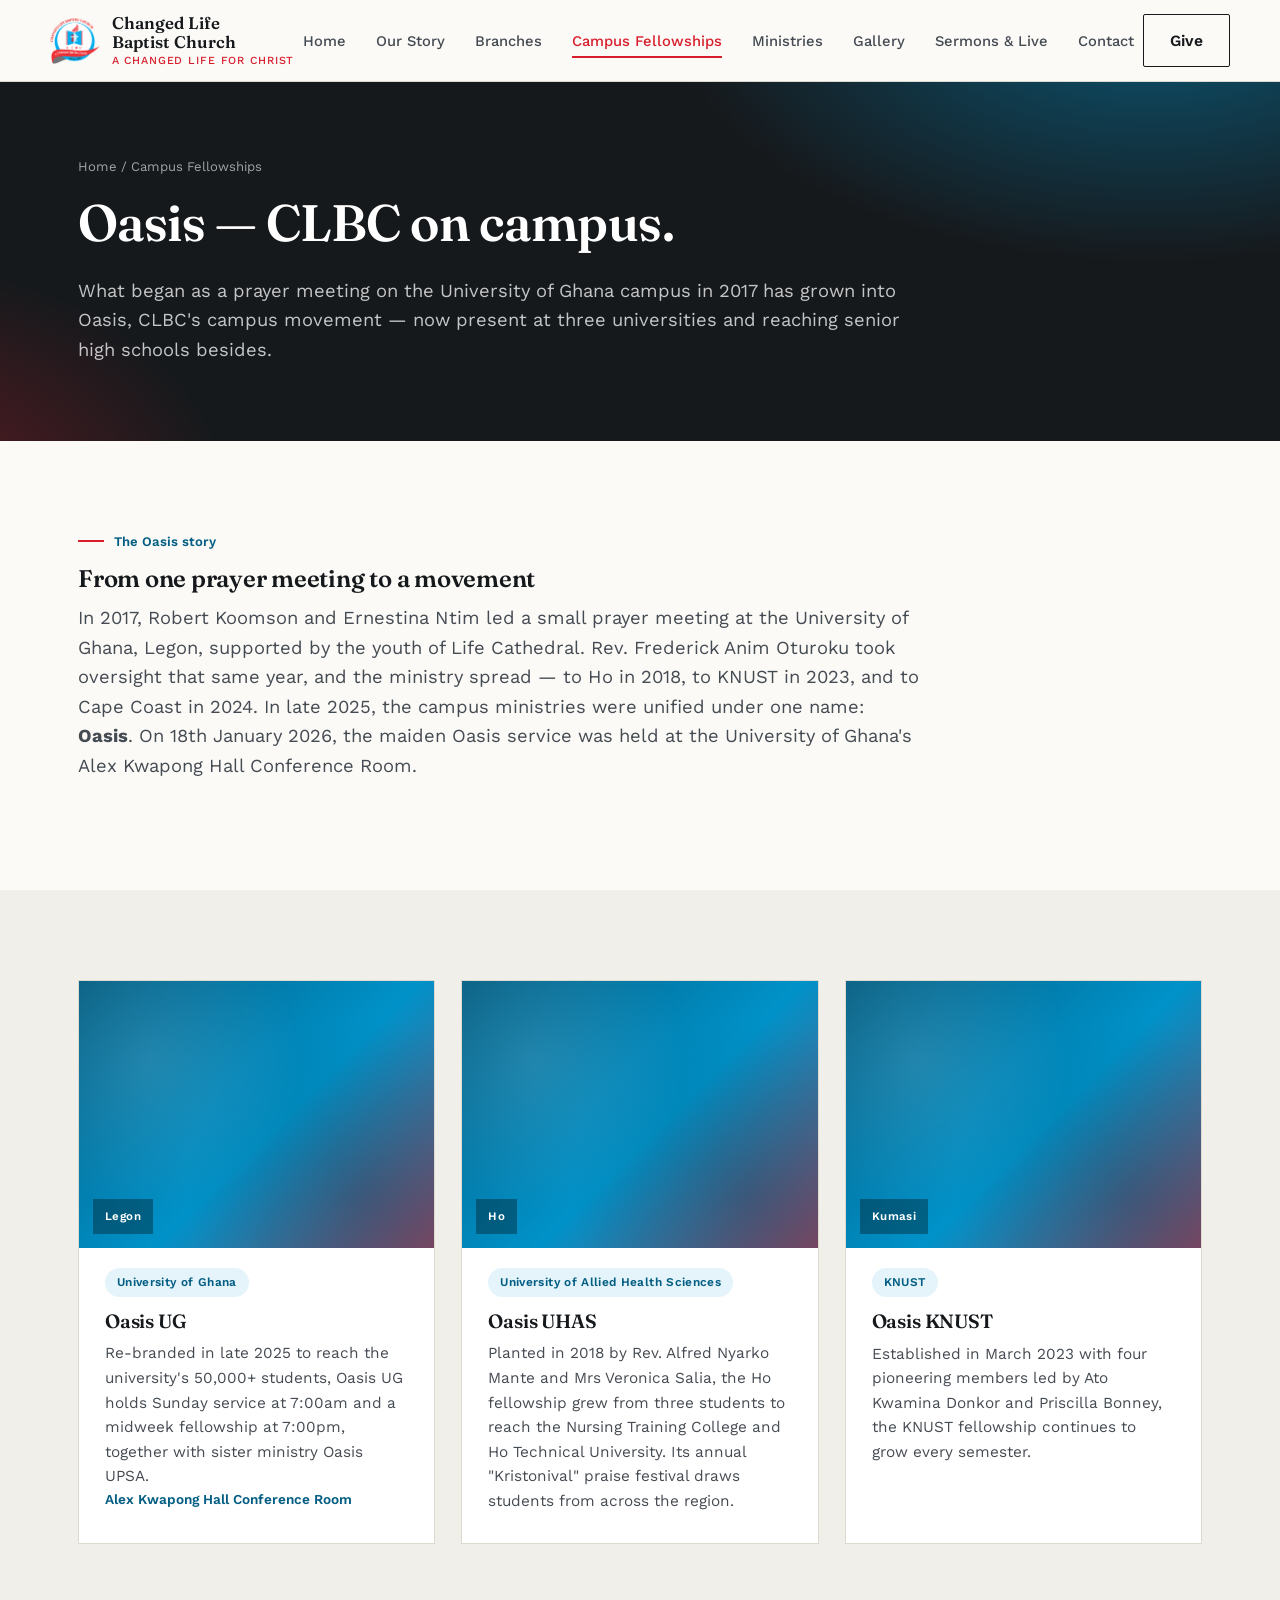
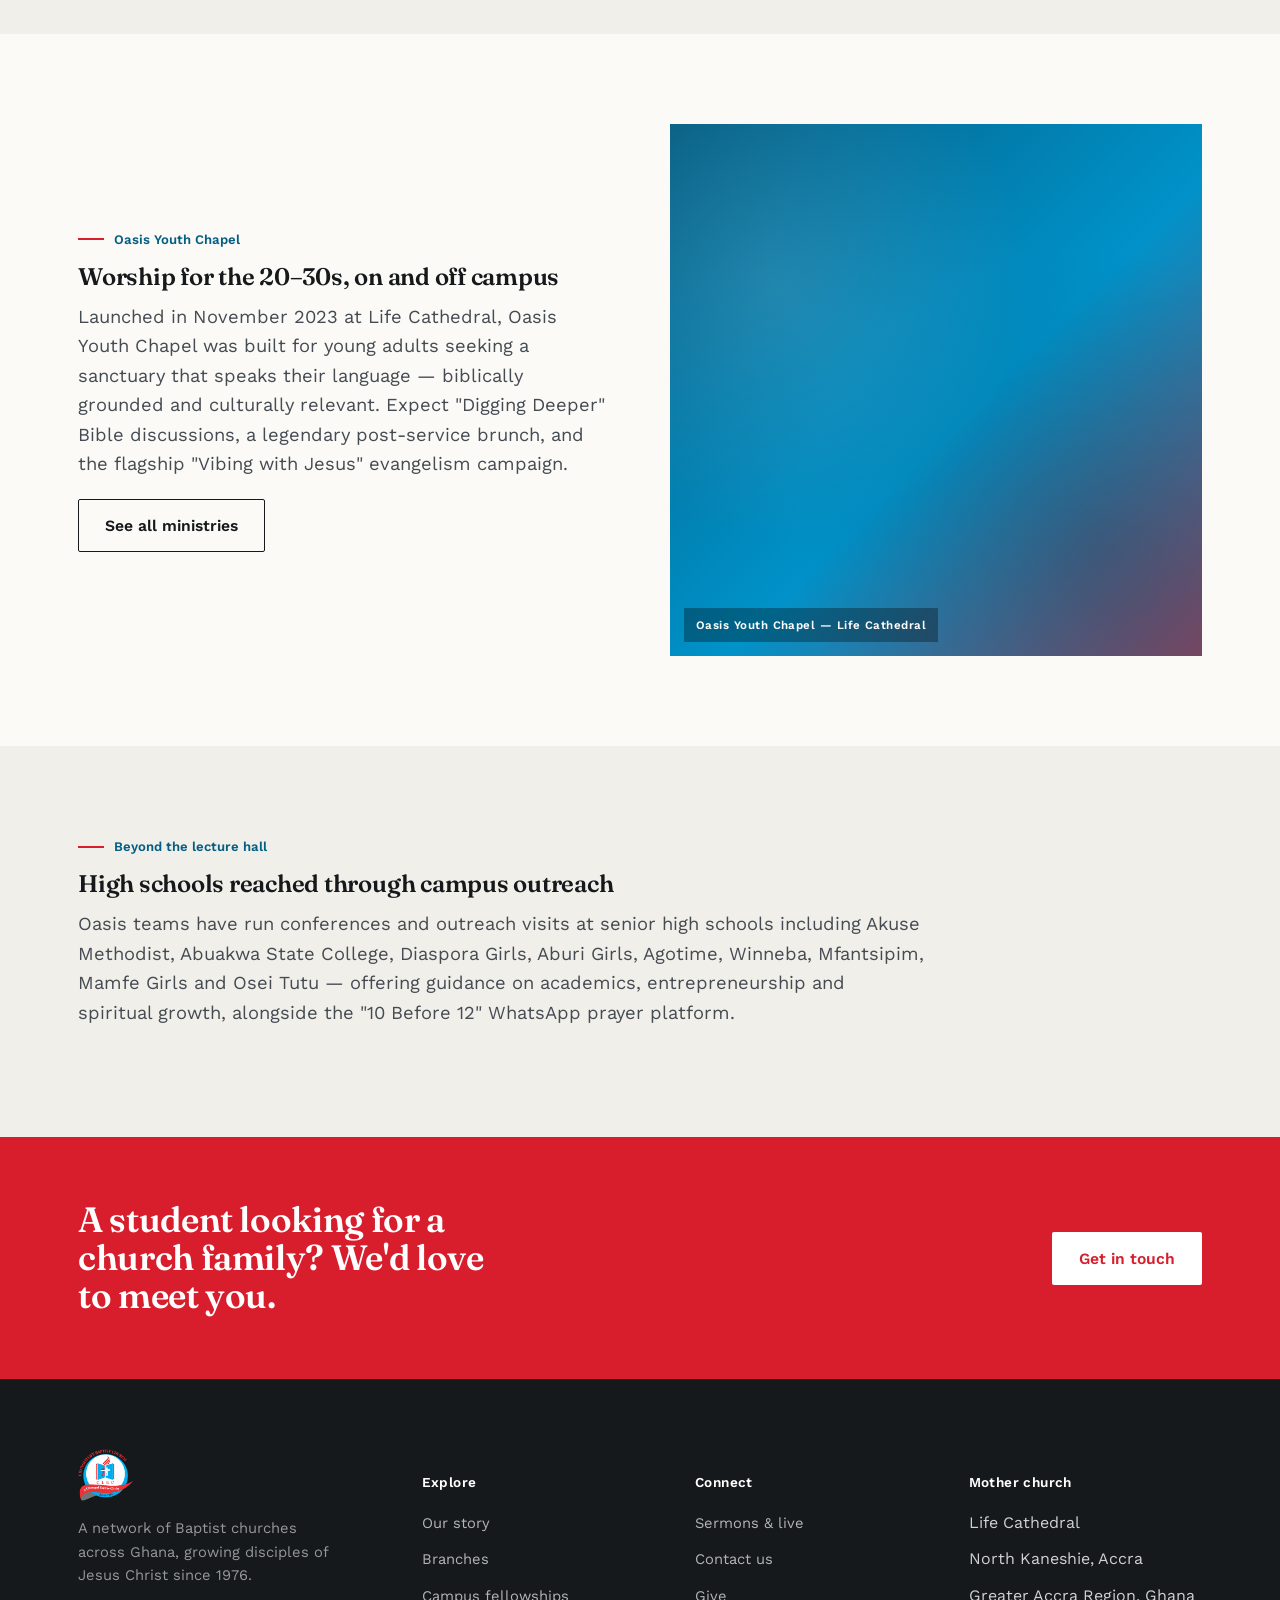
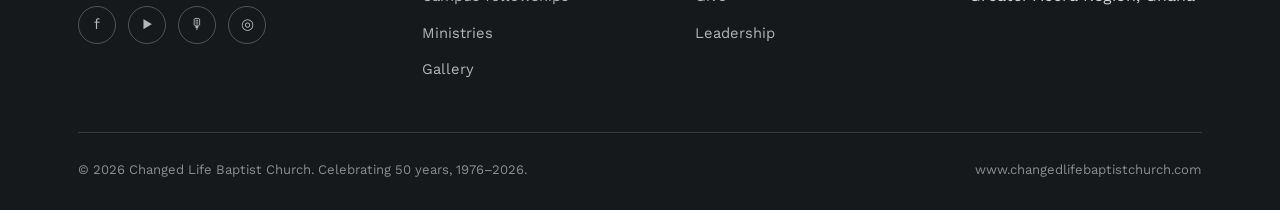
<file: campus.html>
<!DOCTYPE html>
<html lang="en">
<head>
<meta charset="UTF-8">
<meta name="viewport" content="width=device-width, initial-scale=1.0">
<title>Campus Fellowships | Oasis — Changed Life Baptist Church</title>
<meta name="description" content="Oasis campus fellowships of Changed Life Baptist Church at the University of Ghana Legon, University of Allied Health Sciences Ho, and KNUST Kumasi.">
<link rel="icon" type="image/png" sizes="32x32" href="assets/favicon-32.png">
<link rel="icon" type="image/png" sizes="16x16" href="assets/favicon-16.png">
<link rel="apple-touch-icon" sizes="180x180" href="assets/favicon-180.png">
<link rel="icon" type="image/png" sizes="192x192" href="assets/favicon-192.png">
<link rel="stylesheet" href="assets/styles.css">
</head>
<body>

<header class="site-header">
  <nav class="nav container">
    <a href="index.html" class="brand">
      <img src="assets/logo.png" alt="Changed Life Baptist Church crest">
      <span class="brand-word">Changed Life<br>Baptist Church<small>A Changed Life For Christ</small></span>
    </a>
    <ul class="nav-links">
      <li><a href="index.html">Home</a></li>
      <li><a href="about.html">Our Story</a></li>
      <li><a href="branches.html">Branches</a></li>
      <li><a href="campus.html" class="active">Campus Fellowships</a></li>
      <li><a href="ministries.html">Ministries</a></li>
      <li><a href="gallery.html">Gallery</a></li>
      <li><a href="sermons.html">Sermons &amp; Live</a></li>
      <li><a href="contact.html">Contact</a></li>
    </ul>
    <div class="nav-cta">
      <a href="contact.html#give" class="btn btn-outline">Give</a>
      <button class="nav-toggle" aria-label="Toggle menu" aria-expanded="false"><span></span><span></span><span></span></button>
    </div>
  </nav>
</header>

<section class="page-hero">
  <div class="container">
    <div class="crumb"><a href="index.html">Home</a> / Campus Fellowships</div>
    <h1>Oasis — CLBC on campus.</h1>
    <p class="lede">What began as a prayer meeting on the University of Ghana campus in 2017 has grown into Oasis, CLBC's campus movement — now present at three universities and reaching senior high schools besides.</p>
  </div>
</section>

<section>
  <div class="container">
    <div class="eyebrow">The Oasis story</div>
    <h2>From one prayer meeting to a movement</h2>
    <p class="lede">In 2017, Robert Koomson and Ernestina Ntim led a small prayer meeting at the University of Ghana, Legon, supported by the youth of Life Cathedral. Rev. Frederick Anim Oturoku took oversight that same year, and the ministry spread — to Ho in 2018, to KNUST in 2023, and to Cape Coast in 2024. In late 2025, the campus ministries were unified under one name: <strong>Oasis</strong>. On 18th January 2026, the maiden Oasis service was held at the University of Ghana's Alex Kwapong Hall Conference Room.</p>
  </div>
</section>

<section class="section-alt">
  <div class="container">
    <div class="grid grid-3">

      <div class="card">
        <div class="media-block" style="--ar:4/3; margin:-30px -26px 20px;"><span class="tag">Legon</span></div>
        <div class="tag-pill">University of Ghana</div>
        <h3 style="margin-top:14px;">Oasis UG</h3>
        <p>Re-branded in late 2025 to reach the university's 50,000+ students, Oasis UG holds Sunday service at 7:00am and a midweek fellowship at 7:00pm, together with sister ministry Oasis UPSA.</p>
        <p style="font-size:.85rem; color:var(--sky-deep); font-weight:600;">Alex Kwapong Hall Conference Room</p>
      </div>

      <div class="card">
        <div class="media-block" style="--ar:4/3; margin:-30px -26px 20px;"><span class="tag">Ho</span></div>
        <div class="tag-pill">University of Allied Health Sciences</div>
        <h3 style="margin-top:14px;">Oasis UHAS</h3>
        <p>Planted in 2018 by Rev. Alfred Nyarko Mante and Mrs Veronica Salia, the Ho fellowship grew from three students to reach the Nursing Training College and Ho Technical University. Its annual "Kristonival" praise festival draws students from across the region.</p>
      </div>

      <div class="card">
        <div class="media-block" style="--ar:4/3; margin:-30px -26px 20px;"><span class="tag">Kumasi</span></div>
        <div class="tag-pill">KNUST</div>
        <h3 style="margin-top:14px;">Oasis KNUST</h3>
        <p>Established in March 2023 with four pioneering members led by Ato Kwamina Donkor and Priscilla Bonney, the KNUST fellowship continues to grow every semester.</p>
      </div>

    </div>
  </div>
</section>

<section>
  <div class="container two-col">
    <div>
      <div class="eyebrow">Oasis Youth Chapel</div>
      <h2>Worship for the 20–30s, on and off campus</h2>
      <p class="lede">Launched in November 2023 at Life Cathedral, Oasis Youth Chapel was built for young adults seeking a sanctuary that speaks their language — biblically grounded and culturally relevant. Expect "Digging Deeper" Bible discussions, a legendary post-service brunch, and the flagship "Vibing with Jesus" evangelism campaign.</p>
      <a href="ministries.html" class="btn btn-outline">See all ministries</a>
    </div>
    <div class="media-block" style="--ar:1/1;"><span class="tag">Oasis Youth Chapel — Life Cathedral</span></div>
  </div>
</section>

<section class="section-alt">
  <div class="container">
    <div class="eyebrow">Beyond the lecture hall</div>
    <h2>High schools reached through campus outreach</h2>
    <p class="lede">Oasis teams have run conferences and outreach visits at senior high schools including Akuse Methodist, Abuakwa State College, Diaspora Girls, Aburi Girls, Agotime, Winneba, Mfantsipim, Mamfe Girls and Osei Tutu — offering guidance on academics, entrepreneurship and spiritual growth, alongside the "10 Before 12" WhatsApp prayer platform.</p>
  </div>
</section>

<section class="cta-band">
  <div class="container">
    <h2>A student looking for a church family? We'd love to meet you.</h2>
    <a href="contact.html" class="btn" style="background:#fff; color:var(--flame);">Get in touch</a>
  </div>
</section>

<footer class="site-footer">
  <div class="container">
    <div class="foot-grid">
      <div class="foot-brand">
        <img src="assets/logo.png" alt="CLBC crest">
        <p>A network of Baptist churches across Ghana, growing disciples of Jesus Christ since 1976.</p>
        <div class="social-row" style="margin-top:18px;">
          <a href="https://www.facebook.com/profile.php?id=100066663400036" aria-label="Facebook">f</a>
          <a href="#" aria-label="YouTube">▶</a>
          <a href="sermons.html#podcast" aria-label="Podcast">🎙</a>
          <a href="#" aria-label="Instagram">◎</a>
        </div>
      </div>
      <div><h5>Explore</h5><ul>
        <li><a href="about.html">Our story</a></li>
        <li><a href="branches.html">Branches</a></li>
        <li><a href="campus.html">Campus fellowships</a></li>
        <li><a href="ministries.html">Ministries</a></li>
        <li><a href="gallery.html">Gallery</a></li>
      </ul></div>
      <div><h5>Connect</h5><ul>
        <li><a href="sermons.html">Sermons &amp; live</a></li>
        <li><a href="contact.html">Contact us</a></li>
        <li><a href="contact.html#give">Give</a></li>
        <li><a href="about.html#leadership">Leadership</a></li>
      </ul></div>
      <div><h5>Mother church</h5><ul>
        <li>Life Cathedral</li>
        <li>North Kaneshie, Accra</li>
        <li>Greater Accra Region, Ghana</li>
      </ul></div>
    </div>
    <div class="foot-bottom">
      <span>© 2026 Changed Life Baptist Church. Celebrating 50 years, 1976–2026.</span>
      <span>www.changedlifebaptistchurch.com</span>
    </div>
  </div>
</footer>

<script src="assets/main.js"></script>
</body>
</html>
</file>
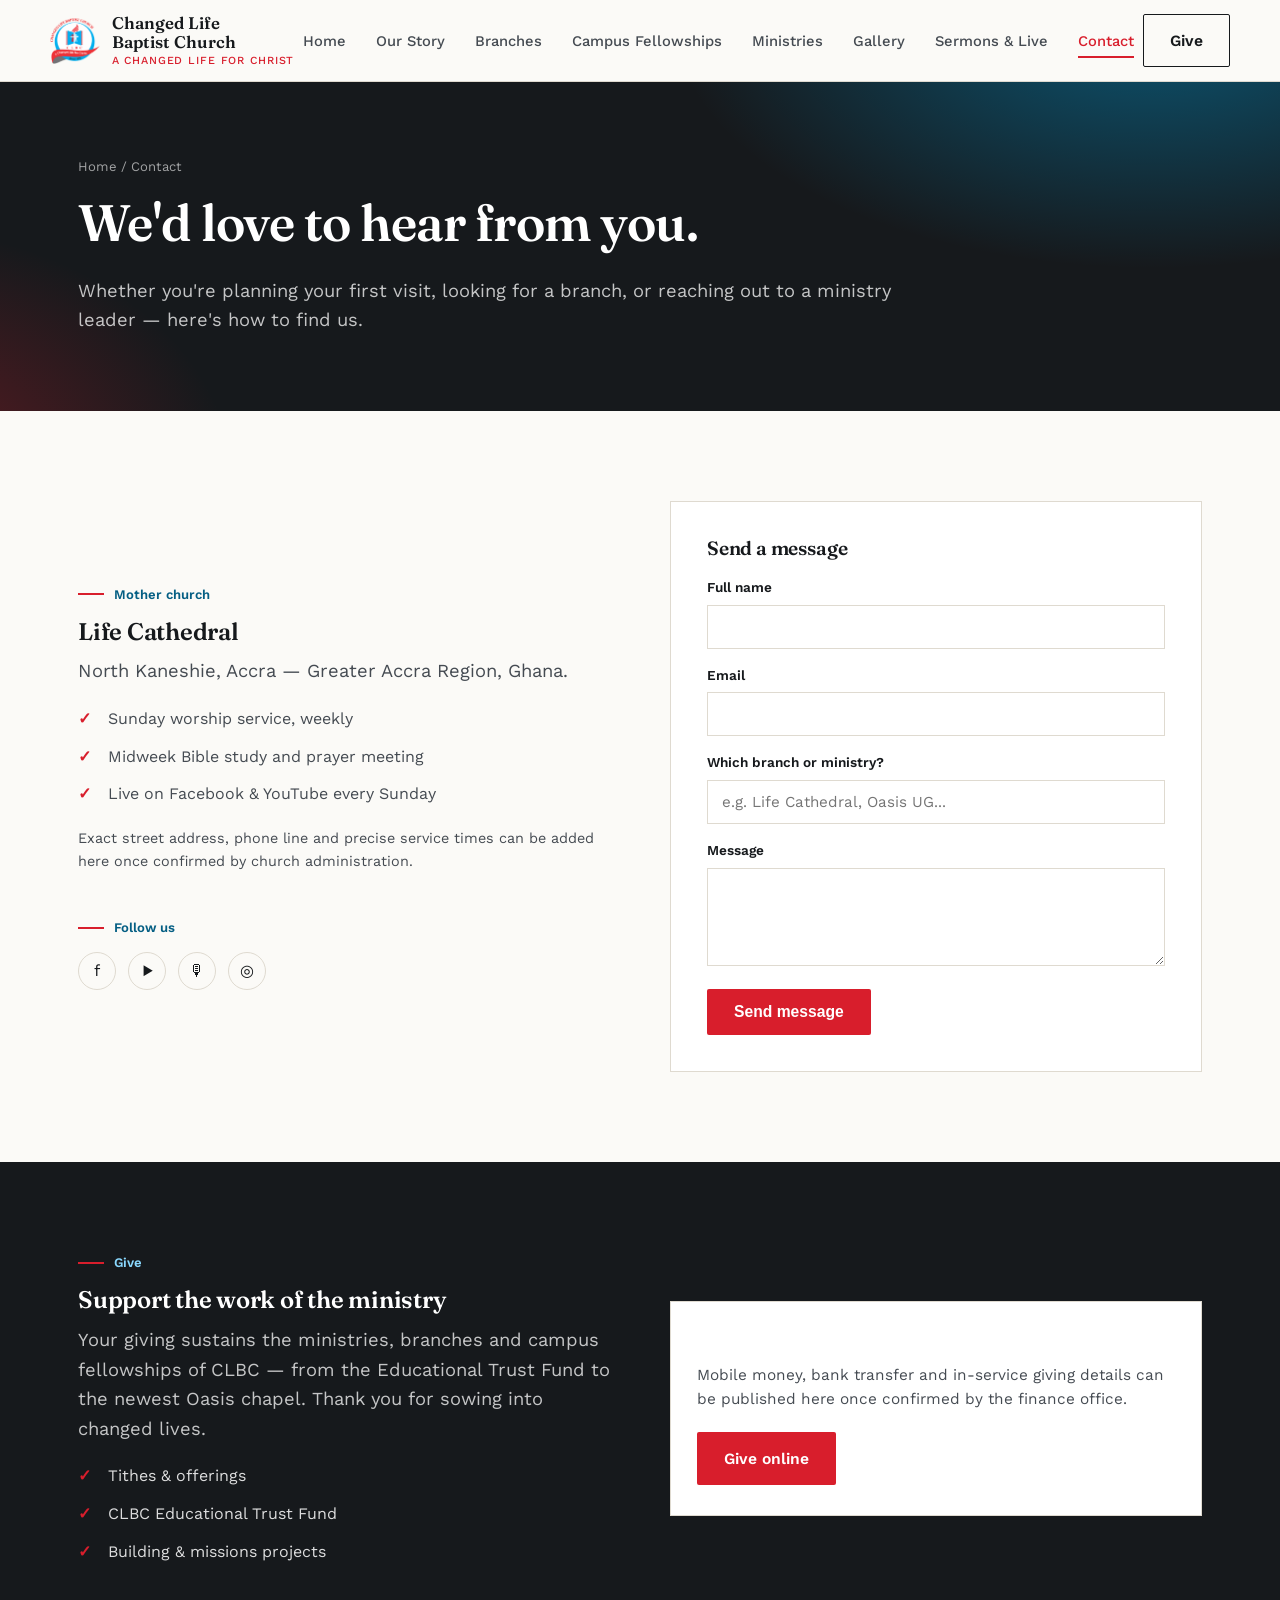
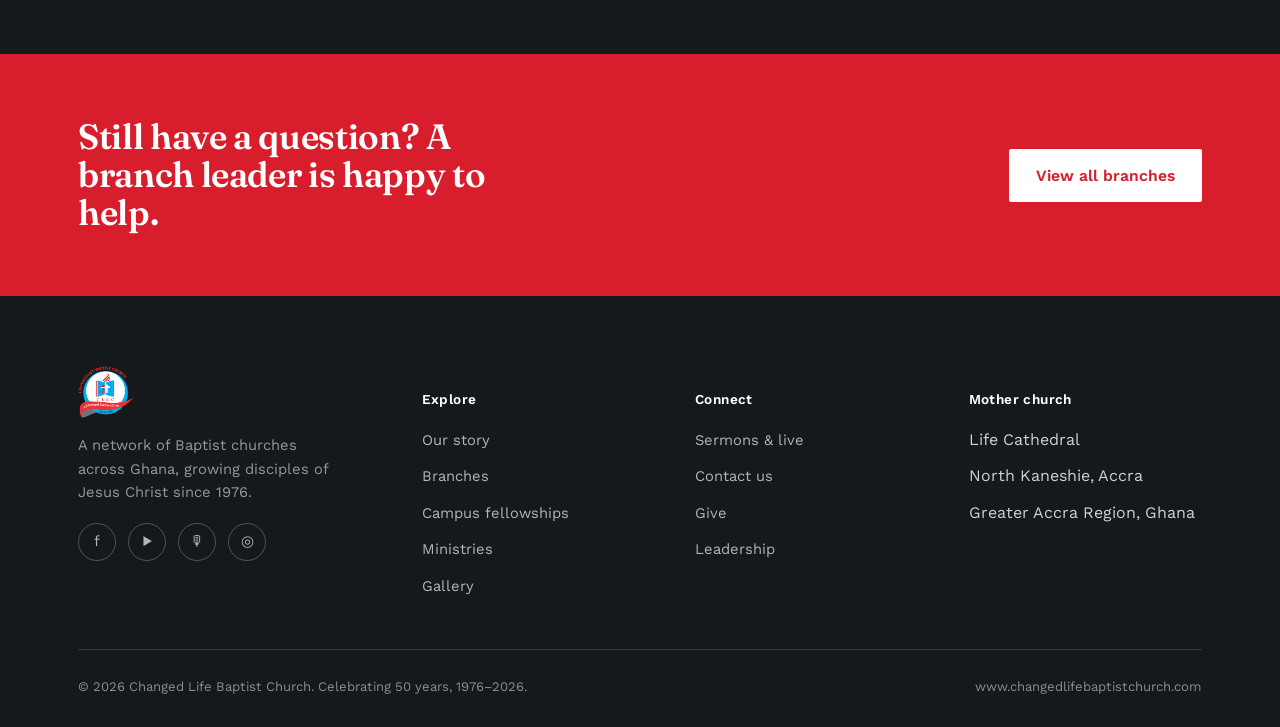
<file: contact.html>
<!DOCTYPE html>
<html lang="en">
<head>
<meta charset="UTF-8">
<meta name="viewport" content="width=device-width, initial-scale=1.0">
<title>Contact & Give | Changed Life Baptist Church</title>
<meta name="description" content="Get in touch with Changed Life Baptist Church, plan your visit to Life Cathedral, or support the church's ministry through giving.">
<link rel="icon" type="image/png" sizes="32x32" href="assets/favicon-32.png">
<link rel="icon" type="image/png" sizes="16x16" href="assets/favicon-16.png">
<link rel="apple-touch-icon" sizes="180x180" href="assets/favicon-180.png">
<link rel="icon" type="image/png" sizes="192x192" href="assets/favicon-192.png">
<link rel="stylesheet" href="assets/styles.css">
</head>
<body>

<header class="site-header">
  <nav class="nav container">
    <a href="index.html" class="brand">
      <img src="assets/logo.png" alt="Changed Life Baptist Church crest">
      <span class="brand-word">Changed Life<br>Baptist Church<small>A Changed Life For Christ</small></span>
    </a>
    <ul class="nav-links">
      <li><a href="index.html">Home</a></li>
      <li><a href="about.html">Our Story</a></li>
      <li><a href="branches.html">Branches</a></li>
      <li><a href="campus.html">Campus Fellowships</a></li>
      <li><a href="ministries.html">Ministries</a></li>
      <li><a href="gallery.html">Gallery</a></li>
      <li><a href="sermons.html">Sermons &amp; Live</a></li>
      <li><a href="contact.html" class="active">Contact</a></li>
    </ul>
    <div class="nav-cta">
      <a href="contact.html#give" class="btn btn-outline">Give</a>
      <button class="nav-toggle" aria-label="Toggle menu" aria-expanded="false"><span></span><span></span><span></span></button>
    </div>
  </nav>
</header>

<section class="page-hero">
  <div class="container">
    <div class="crumb"><a href="index.html">Home</a> / Contact</div>
    <h1>We'd love to hear from you.</h1>
    <p class="lede">Whether you're planning your first visit, looking for a branch, or reaching out to a ministry leader — here's how to find us.</p>
  </div>
</section>

<section>
  <div class="container two-col">
    <div>
      <div class="eyebrow">Mother church</div>
      <h2>Life Cathedral</h2>
      <p class="lede">North Kaneshie, Accra — Greater Accra Region, Ghana.</p>
      <ul class="check-list">
        <li>Sunday worship service, weekly</li>
        <li>Midweek Bible study and prayer meeting</li>
        <li>Live on Facebook &amp; YouTube every Sunday</li>
      </ul>
      <p style="margin-top:20px; font-size:.9rem; color:var(--ink-soft);">Exact street address, phone line and precise service times can be added here once confirmed by church administration.</p>

      <div class="eyebrow" style="margin-top:44px;">Follow us</div>
      <div class="social-row">
        <a href="https://www.facebook.com/profile.php?id=100066663400036" aria-label="Facebook" style="color:var(--ink); border-color:var(--line);">f</a>
        <a href="#" aria-label="YouTube" style="color:var(--ink); border-color:var(--line);">▶</a>
        <a href="sermons.html#podcast" aria-label="Podcast" style="color:var(--ink); border-color:var(--line);">🎙</a>
        <a href="#" aria-label="Instagram" style="color:var(--ink); border-color:var(--line);">◎</a>
      </div>
    </div>

    <div class="card" style="padding:36px;">
      <h3 style="margin-bottom:18px;">Send a message</h3>
      <form id="contact-form">
        <div style="display:grid; gap:16px;">
          <div>
            <label for="name" style="font-size:.85rem; font-weight:600; display:block; margin-bottom:6px;">Full name</label>
            <input id="name" name="name" type="text" required style="width:100%; padding:12px 14px; border:1px solid var(--line); font-family:inherit; font-size:.95rem;">
          </div>
          <div>
            <label for="email" style="font-size:.85rem; font-weight:600; display:block; margin-bottom:6px;">Email</label>
            <input id="email" name="email" type="email" required style="width:100%; padding:12px 14px; border:1px solid var(--line); font-family:inherit; font-size:.95rem;">
          </div>
          <div>
            <label for="branch" style="font-size:.85rem; font-weight:600; display:block; margin-bottom:6px;">Which branch or ministry?</label>
            <input id="branch" name="branch" type="text" placeholder="e.g. Life Cathedral, Oasis UG..." style="width:100%; padding:12px 14px; border:1px solid var(--line); font-family:inherit; font-size:.95rem;">
          </div>
          <div>
            <label for="message" style="font-size:.85rem; font-weight:600; display:block; margin-bottom:6px;">Message</label>
            <textarea id="message" name="message" rows="4" required style="width:100%; padding:12px 14px; border:1px solid var(--line); font-family:inherit; font-size:.95rem; resize:vertical;"></textarea>
          </div>
          <button type="submit" class="btn btn-primary" style="justify-self:start;">Send message</button>
          <p id="form-status" style="display:none; font-size:.88rem; color:var(--sky-deep); margin:0;"></p>
        </div>
      </form>
    </div>
  </div>
</section>

<!-- GIVE -->
<section class="section-ink" id="give">
  <div class="container two-col">
    <div>
      <div class="eyebrow" style="color:#8ad9ff;">Give</div>
      <h2>Support the work of the ministry</h2>
      <p class="lede" style="color:rgba(255,255,255,.75);">Your giving sustains the ministries, branches and campus fellowships of CLBC — from the Educational Trust Fund to the newest Oasis chapel. Thank you for sowing into changed lives.</p>
      <ul class="check-list" style="color:rgba(255,255,255,.8);">
        <li style="color:rgba(255,255,255,.85);">Tithes &amp; offerings</li>
        <li style="color:rgba(255,255,255,.85);">CLBC Educational Trust Fund</li>
        <li style="color:rgba(255,255,255,.85);">Building &amp; missions projects</li>
      </ul>
    </div>
    <div class="card" style="background:#fff;">
      <h3>Ways to give</h3>
      <p style="color:var(--ink-soft); margin-bottom:20px;">Mobile money, bank transfer and in-service giving details can be published here once confirmed by the finance office.</p>
      <a href="#" class="btn btn-primary">Give online</a>
    </div>
  </div>
</section>

<section class="cta-band">
  <div class="container">
    <h2>Still have a question? A branch leader is happy to help.</h2>
    <a href="branches.html" class="btn" style="background:#fff; color:var(--flame);">View all branches</a>
  </div>
</section>

<footer class="site-footer">
  <div class="container">
    <div class="foot-grid">
      <div class="foot-brand">
        <img src="assets/logo.png" alt="CLBC crest">
        <p>A network of Baptist churches across Ghana, growing disciples of Jesus Christ since 1976.</p>
        <div class="social-row" style="margin-top:18px;">
          <a href="https://www.facebook.com/profile.php?id=100066663400036" aria-label="Facebook">f</a>
          <a href="#" aria-label="YouTube">▶</a>
          <a href="sermons.html#podcast" aria-label="Podcast">🎙</a>
          <a href="#" aria-label="Instagram">◎</a>
        </div>
      </div>
      <div><h5>Explore</h5><ul>
        <li><a href="about.html">Our story</a></li>
        <li><a href="branches.html">Branches</a></li>
        <li><a href="campus.html">Campus fellowships</a></li>
        <li><a href="ministries.html">Ministries</a></li>
        <li><a href="gallery.html">Gallery</a></li>
      </ul></div>
      <div><h5>Connect</h5><ul>
        <li><a href="sermons.html">Sermons &amp; live</a></li>
        <li><a href="contact.html">Contact us</a></li>
        <li><a href="contact.html#give">Give</a></li>
        <li><a href="about.html#leadership">Leadership</a></li>
      </ul></div>
      <div><h5>Mother church</h5><ul>
        <li>Life Cathedral</li>
        <li>North Kaneshie, Accra</li>
        <li>Greater Accra Region, Ghana</li>
      </ul></div>
    </div>
    <div class="foot-bottom">
      <span>© 2026 Changed Life Baptist Church. Celebrating 50 years, 1976–2026.</span>
      <span>www.changedlifebaptistchurch.com</span>
    </div>
  </div>
</footer>

<script src="assets/main.js"></script>
</body>
</html>
</file>
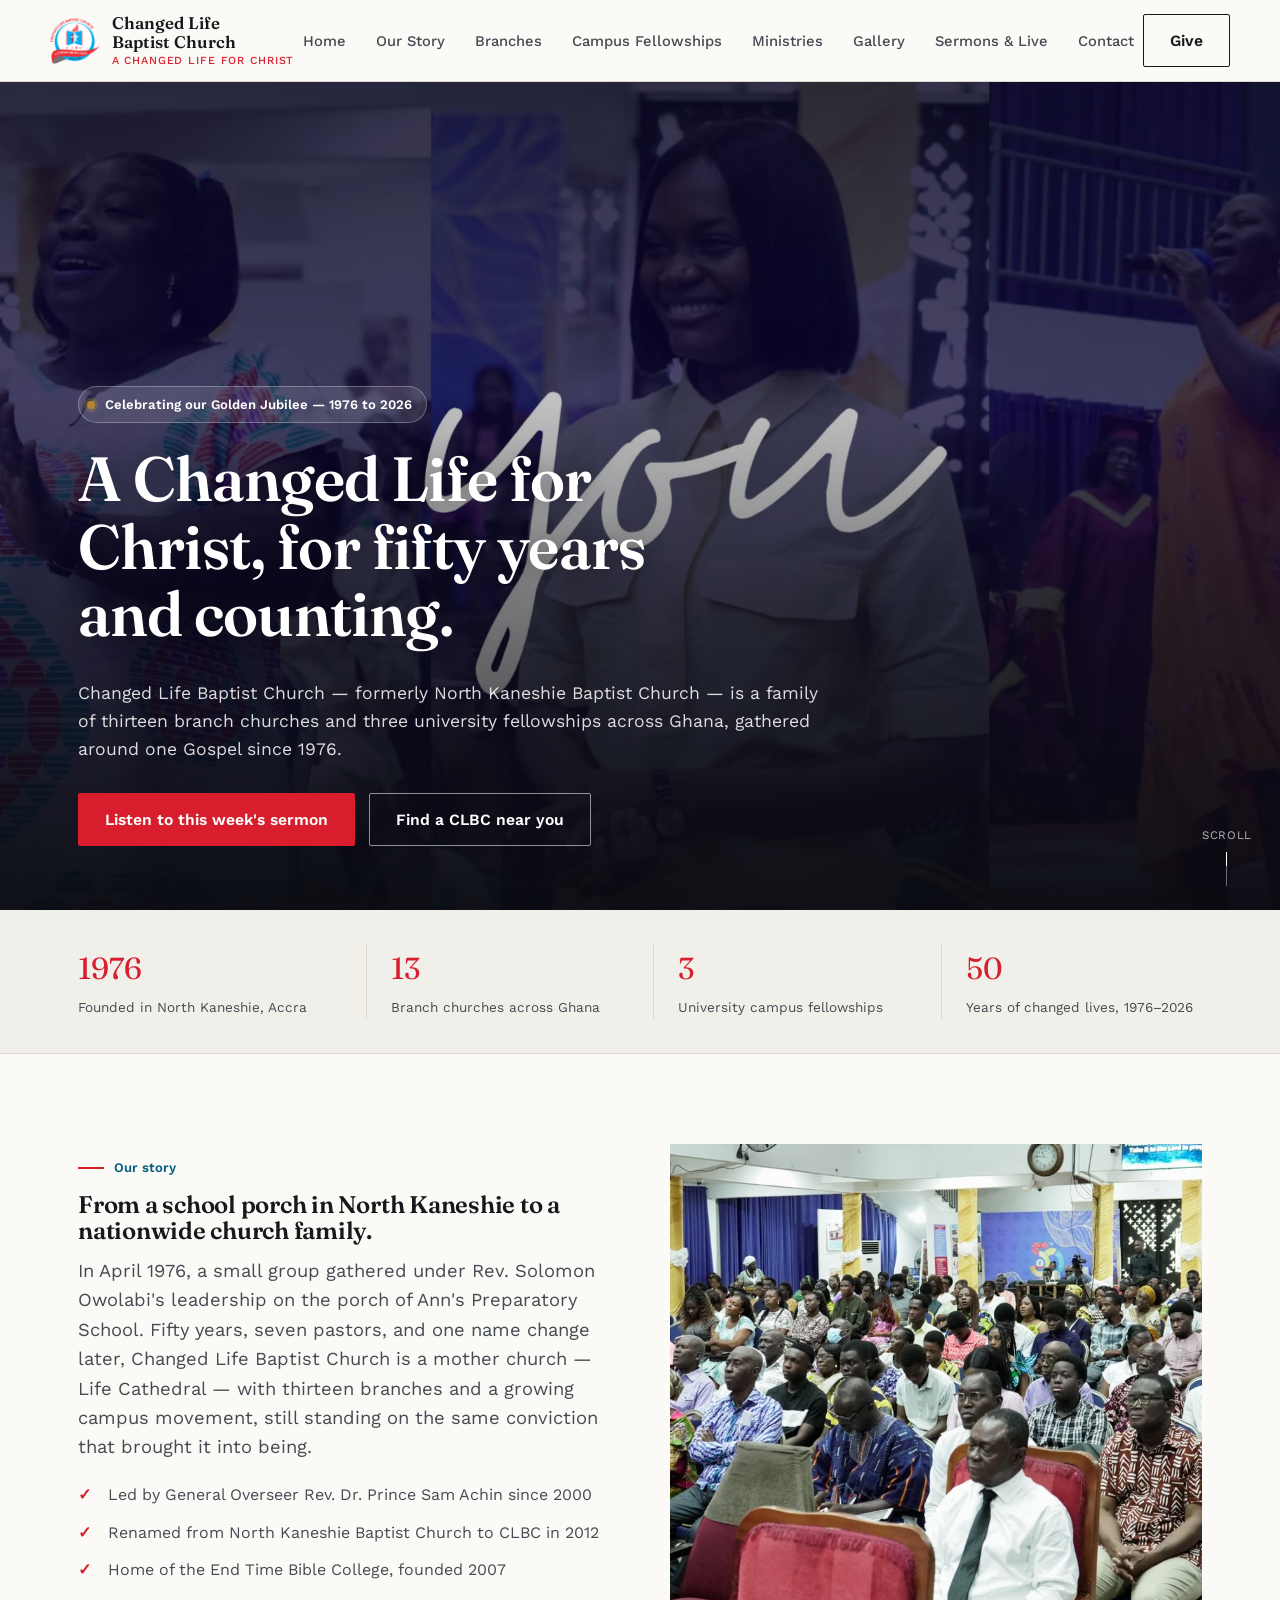
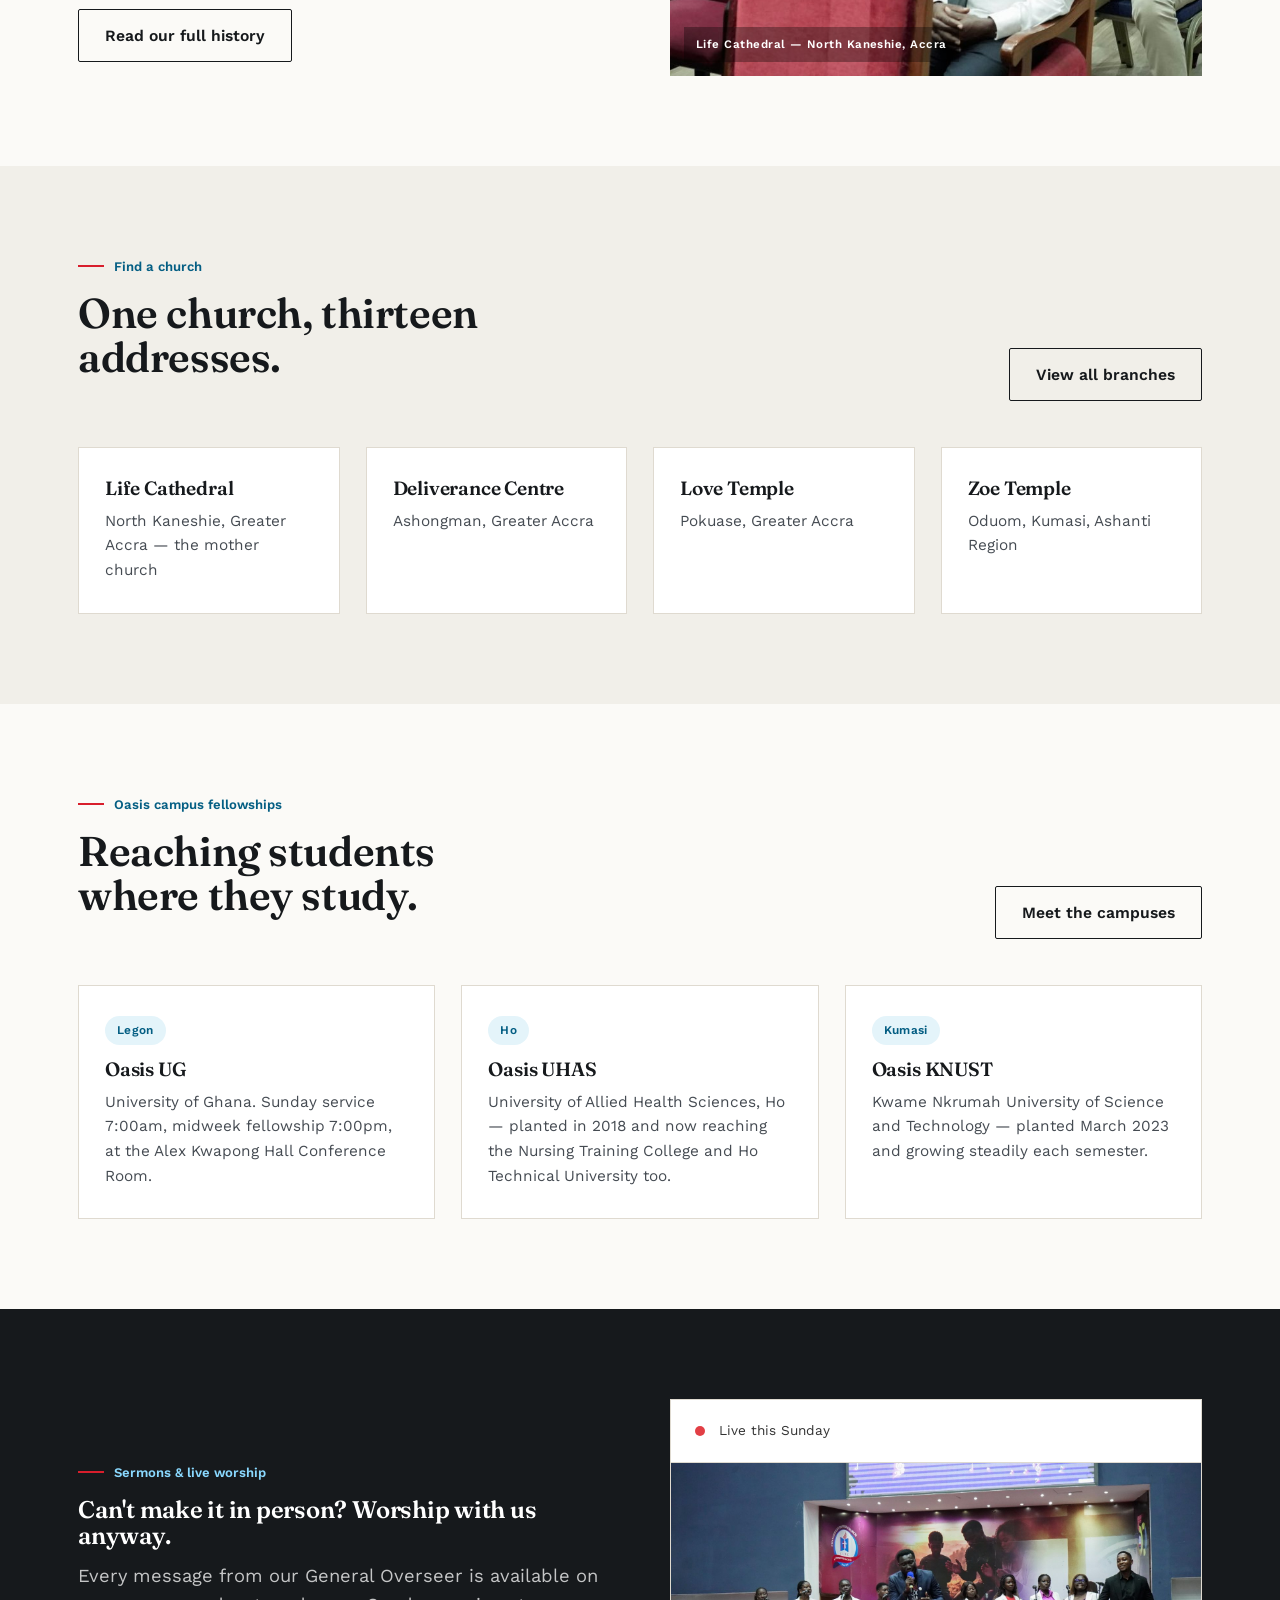
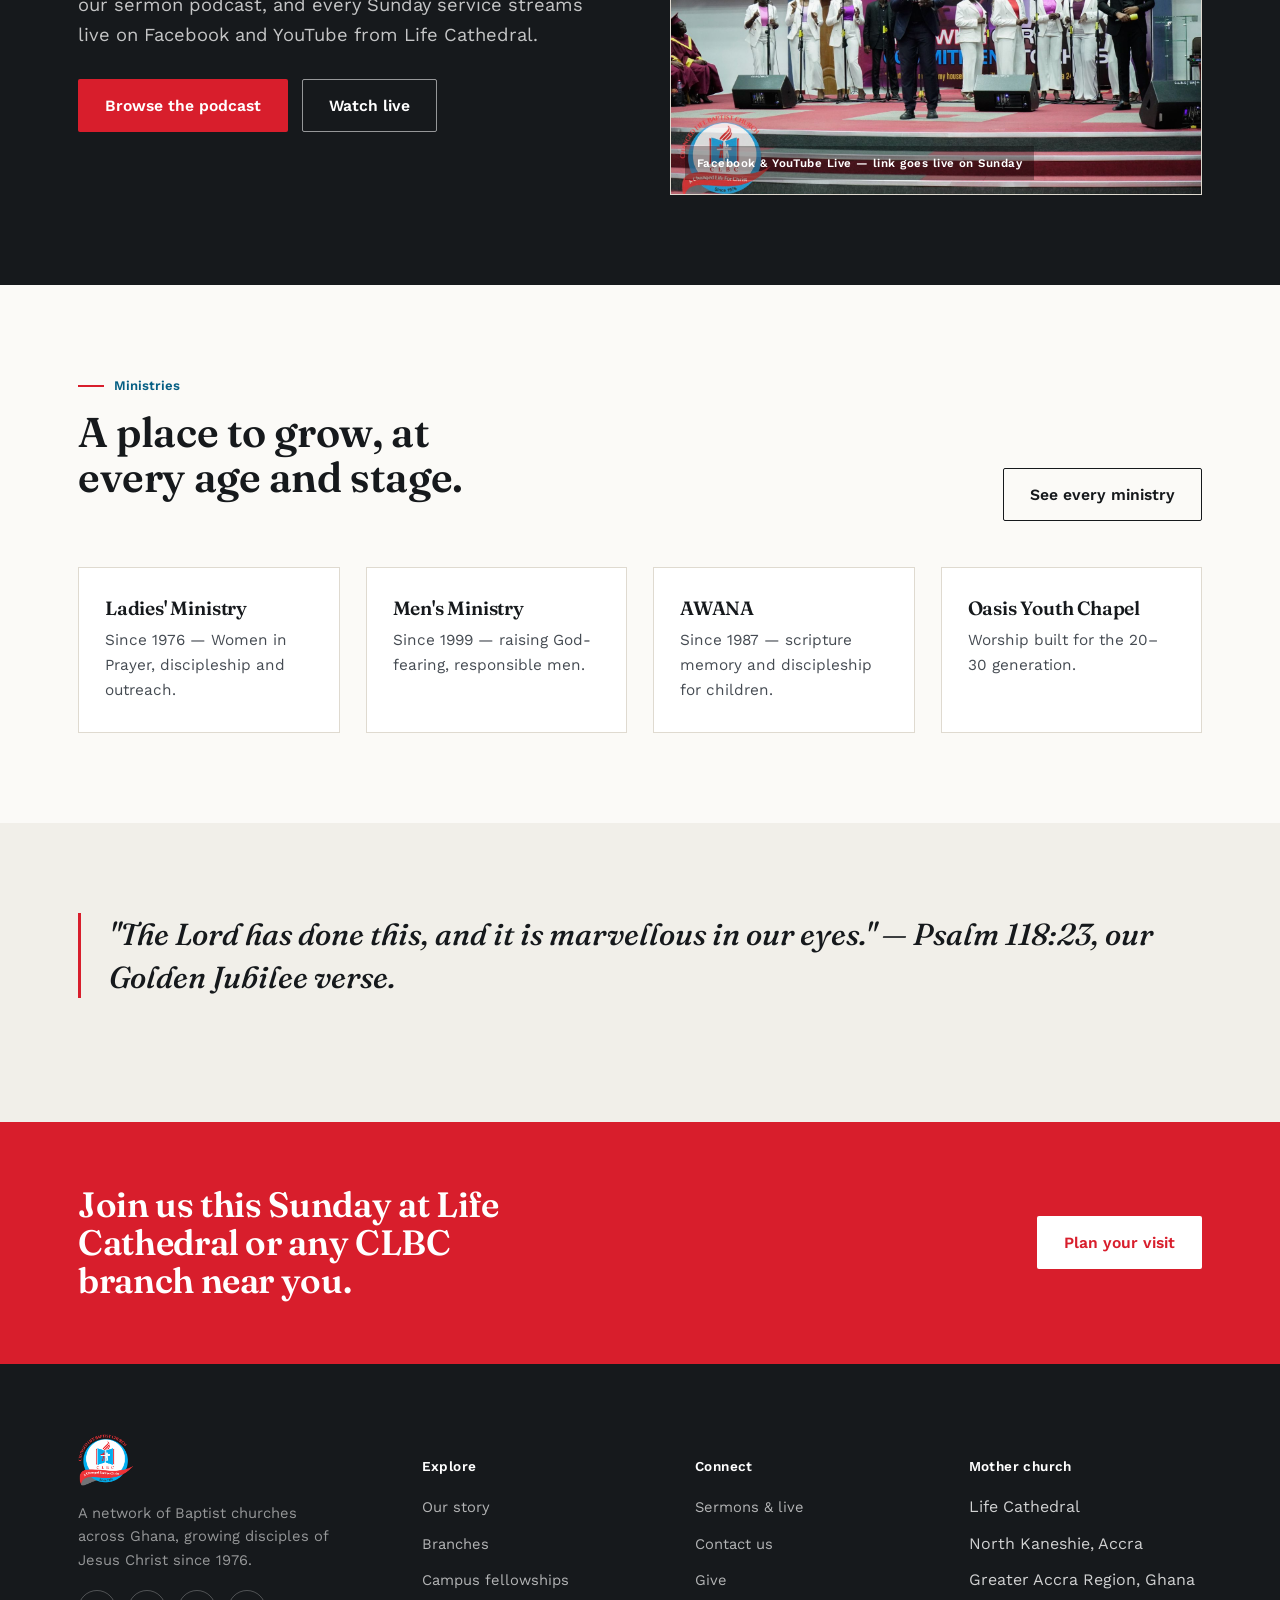
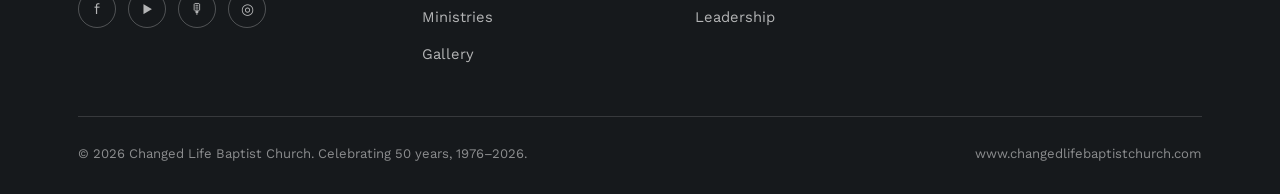
<file: index (2).html>
<!DOCTYPE html>
<html lang="en">
<head>
<meta charset="UTF-8">
<meta name="viewport" content="width=device-width, initial-scale=1.0">
<title>Changed Life Baptist Church | A Changed Life For Christ — Accra, Ghana</title>
<meta name="description" content="Changed Life Baptist Church (CLBC), formerly North Kaneshie Baptist Church — 13 branches across Ghana, campus fellowships, and weekly sermons from the General Overseer. Celebrating our Golden Jubilee, 1976–2026.">
<link rel="icon" type="image/png" sizes="32x32" href="assets/favicon-32.png">
<link rel="icon" type="image/png" sizes="16x16" href="assets/favicon-16.png">
<link rel="apple-touch-icon" sizes="180x180" href="assets/favicon-180.png">
<link rel="icon" type="image/png" sizes="192x192" href="assets/favicon-192.png">
<link rel="stylesheet" href="assets/styles.css">
</head>
<body>

<header class="site-header">
  <nav class="nav container">
    <a href="index.html" class="brand">
      <img src="assets/logo.png" alt="Changed Life Baptist Church crest">
      <span class="brand-word">Changed Life<br>Baptist Church<small>A Changed Life For Christ</small></span>
    </a>
    <ul class="nav-links">
      <li><a href="index.html">Home</a></li>
      <li><a href="about.html">Our Story</a></li>
      <li><a href="branches.html">Branches</a></li>
      <li><a href="campus.html">Campus Fellowships</a></li>
      <li><a href="ministries.html">Ministries</a></li>
      <li><a href="gallery.html">Gallery</a></li>
      <li><a href="sermons.html">Sermons &amp; Live</a></li>
      <li><a href="contact.html">Contact</a></li>
    </ul>
    <div class="nav-cta">
      <a href="contact.html#give" class="btn btn-outline">Give</a>
      <button class="nav-toggle" aria-label="Toggle menu" aria-expanded="false">
        <span></span><span></span><span></span>
      </button>
    </div>
  </nav>
</header>

<!-- HERO -->
<section class="hero">
  <video class="hero-video" autoplay muted loop playsinline poster="assets/video/hero-poster.jpg">
    <source src="assets/video/hero.mp4" type="video/mp4">
  </video>
  <div class="container">
    <div class="hero-grid">
      <div class="hero-jubilee"><span class="dot"></span> Celebrating our Golden Jubilee — 1976 to 2026</div>
      <h1>A Changed Life for Christ, for fifty years and counting.</h1>
      <p class="lede">Changed Life Baptist Church — formerly North Kaneshie Baptist Church — is a family of thirteen branch churches and three university fellowships across Ghana, gathered around one Gospel since 1976.</p>
      <div class="hero-actions">
        <a href="sermons.html" class="btn btn-primary">Listen to this week's sermon</a>
        <a href="branches.html" class="btn btn-ghost-light">Find a CLBC near you</a>
      </div>
    </div>
  </div>
  <div class="hero-scroll"><span>SCROLL</span><span class="line"></span></div>
</section>

<div class="stat-bar">
  <div class="container">
    <div class="grid grid-4">
      <div class="stat-bar-item"><div class="num">1976</div><div class="cap">Founded in North Kaneshie, Accra</div></div>
      <div class="stat-bar-item"><div class="num">13</div><div class="cap">Branch churches across Ghana</div></div>
      <div class="stat-bar-item"><div class="num">3</div><div class="cap">University campus fellowships</div></div>
      <div class="stat-bar-item"><div class="num">50</div><div class="cap">Years of changed lives, 1976–2026</div></div>
    </div>
  </div>
</div>

<!-- ABOUT TEASER -->
<section>
  <div class="container two-col">
    <div>
      <div class="eyebrow">Our story</div>
      <h2>From a school porch in North Kaneshie to a nationwide church family.</h2>
      <p class="lede">In April 1976, a small group gathered under Rev. Solomon Owolabi's leadership on the porch of Ann's Preparatory School. Fifty years, seven pastors, and one name change later, Changed Life Baptist Church is a mother church — Life Cathedral — with thirteen branches and a growing campus movement, still standing on the same conviction that brought it into being.</p>
      <ul class="check-list">
        <li>Led by General Overseer Rev. Dr. Prince Sam Achin since 2000</li>
        <li>Renamed from North Kaneshie Baptist Church to CLBC in 2012</li>
        <li>Home of the End Time Bible College, founded 2007</li>
      </ul>
      <a href="about.html" class="btn btn-outline" style="margin-top:26px;">Read our full history</a>
    </div>
    <div class="media-block" style="--ar: 1/1;">
      <img src="assets/congregation.jpg" alt="Congregation gathered for worship at Life Cathedral" style="width:100%; height:100%; object-fit:cover; position:absolute; inset:0;">
      <span class="tag" style="position:relative; z-index:2;">Life Cathedral — North Kaneshie, Accra</span>
    </div>
  </div>
</section>

<!-- BRANCHES TEASER -->
<section class="section-alt">
  <div class="container">
    <div class="section-head">
      <div>
        <div class="eyebrow">Find a church</div>
        <h2>One church, thirteen addresses.</h2>
      </div>
      <a href="branches.html" class="btn btn-outline">View all branches</a>
    </div>
    <div class="grid grid-4">
      <div class="card"><h3>Life Cathedral</h3><p>North Kaneshie, Greater Accra — the mother church</p></div>
      <div class="card"><h3>Deliverance Centre</h3><p>Ashongman, Greater Accra</p></div>
      <div class="card"><h3>Love Temple</h3><p>Pokuase, Greater Accra</p></div>
      <div class="card"><h3>Zoe Temple</h3><p>Oduom, Kumasi, Ashanti Region</p></div>
    </div>
  </div>
</section>

<!-- CAMPUS FELLOWSHIPS TEASER -->
<section>
  <div class="container">
    <div class="section-head">
      <div>
        <div class="eyebrow">Oasis campus fellowships</div>
        <h2>Reaching students where they study.</h2>
      </div>
      <a href="campus.html" class="btn btn-outline">Meet the campuses</a>
    </div>
    <div class="grid grid-3">
      <div class="card">
        <div class="tag-pill">Legon</div>
        <h3 style="margin-top:14px;">Oasis UG</h3>
        <p>University of Ghana. Sunday service 7:00am, midweek fellowship 7:00pm, at the Alex Kwapong Hall Conference Room.</p>
      </div>
      <div class="card">
        <div class="tag-pill">Ho</div>
        <h3 style="margin-top:14px;">Oasis UHAS</h3>
        <p>University of Allied Health Sciences, Ho — planted in 2018 and now reaching the Nursing Training College and Ho Technical University too.</p>
      </div>
      <div class="card">
        <div class="tag-pill">Kumasi</div>
        <h3 style="margin-top:14px;">Oasis KNUST</h3>
        <p>Kwame Nkrumah University of Science and Technology — planted March 2023 and growing steadily each semester.</p>
      </div>
    </div>
  </div>
</section>

<!-- SERMONS / LIVE TEASER -->
<section class="section-ink">
  <div class="container two-col">
    <div>
      <div class="eyebrow" style="color:#8ad9ff;">Sermons &amp; live worship</div>
      <h2>Can't make it in person? Worship with us anyway.</h2>
      <p class="lede" style="color:rgba(255,255,255,.75);">Every message from our General Overseer is available on our sermon podcast, and every Sunday service streams live on Facebook and YouTube from Life Cathedral.</p>
      <div class="hero-actions">
        <a href="sermons.html" class="btn btn-primary">Browse the podcast</a>
        <a href="sermons.html#live" class="btn btn-ghost-light">Watch live</a>
      </div>
    </div>
    <div class="player-panel">
      <div class="head">
        <span class="dot" style="background:#e23f45;"></span>
        <span style="font-size:.85rem; color:#333;">Live this Sunday</span>
      </div>
      <div class="body">
        <div class="media-block" style="--ar:16/10;">
          <img src="assets/praise-team.jpg" alt="Worship team leading Sunday praise and worship" style="width:100%; height:100%; object-fit:cover; position:absolute; inset:0;">
          <span class="tag" style="position:relative; z-index:2;">Facebook &amp; YouTube Live — link goes live on Sunday</span>
        </div>
      </div>
    </div>
  </div>
</section>

<!-- MINISTRIES TEASER -->
<section>
  <div class="container">
    <div class="section-head">
      <div>
        <div class="eyebrow">Ministries</div>
        <h2>A place to grow, at every age and stage.</h2>
      </div>
      <a href="ministries.html" class="btn btn-outline">See every ministry</a>
    </div>
    <div class="grid grid-4">
      <div class="card"><h3>Ladies' Ministry</h3><p>Since 1976 — Women in Prayer, discipleship and outreach.</p></div>
      <div class="card"><h3>Men's Ministry</h3><p>Since 1999 — raising God-fearing, responsible men.</p></div>
      <div class="card"><h3>AWANA</h3><p>Since 1987 — scripture memory and discipleship for children.</p></div>
      <div class="card"><h3>Oasis Youth Chapel</h3><p>Worship built for the 20–30 generation.</p></div>
    </div>
  </div>
</section>

<!-- QUOTE / JUBILEE -->
<section class="section-alt">
  <div class="container">
    <p class="pull">"The Lord has done this, and it is marvellous in our eyes." — Psalm 118:23, our Golden Jubilee verse.</p>
  </div>
</section>

<!-- CTA -->
<section class="cta-band">
  <div class="container">
    <h2>Join us this Sunday at Life Cathedral or any CLBC branch near you.</h2>
    <a href="branches.html" class="btn" style="background:#fff; color:var(--flame);">Plan your visit</a>
  </div>
</section>

<footer class="site-footer">
  <div class="container">
    <div class="foot-grid">
      <div class="foot-brand">
        <img src="assets/logo.png" alt="CLBC crest">
        <p>A network of Baptist churches across Ghana, growing disciples of Jesus Christ since 1976.</p>
        <div class="social-row" style="margin-top:18px;">
          <a href="https://www.facebook.com/profile.php?id=100066663400036" aria-label="Facebook">f</a>
          <a href="#" aria-label="YouTube">▶</a>
          <a href="sermons.html#podcast" aria-label="Podcast">🎙</a>
          <a href="#" aria-label="Instagram">◎</a>
        </div>
      </div>
      <div>
        <h5>Explore</h5>
        <ul>
          <li><a href="about.html">Our story</a></li>
          <li><a href="branches.html">Branches</a></li>
          <li><a href="campus.html">Campus fellowships</a></li>
          <li><a href="ministries.html">Ministries</a></li>
          <li><a href="gallery.html">Gallery</a></li>
        </ul>
      </div>
      <div>
        <h5>Connect</h5>
        <ul>
          <li><a href="sermons.html">Sermons &amp; live</a></li>
          <li><a href="contact.html">Contact us</a></li>
          <li><a href="contact.html#give">Give</a></li>
          <li><a href="about.html#leadership">Leadership</a></li>
        </ul>
      </div>
      <div>
        <h5>Mother church</h5>
        <ul>
          <li>Life Cathedral</li>
          <li>North Kaneshie, Accra</li>
          <li>Greater Accra Region, Ghana</li>
        </ul>
      </div>
    </div>
    <div class="foot-bottom">
      <span>© 2026 Changed Life Baptist Church. Celebrating 50 years, 1976–2026.</span>
      <span>www.changedlifebaptistchurch.com</span>
    </div>
  </div>
</footer>

<script src="assets/main.js"></script>
</body>
</html>
</file>
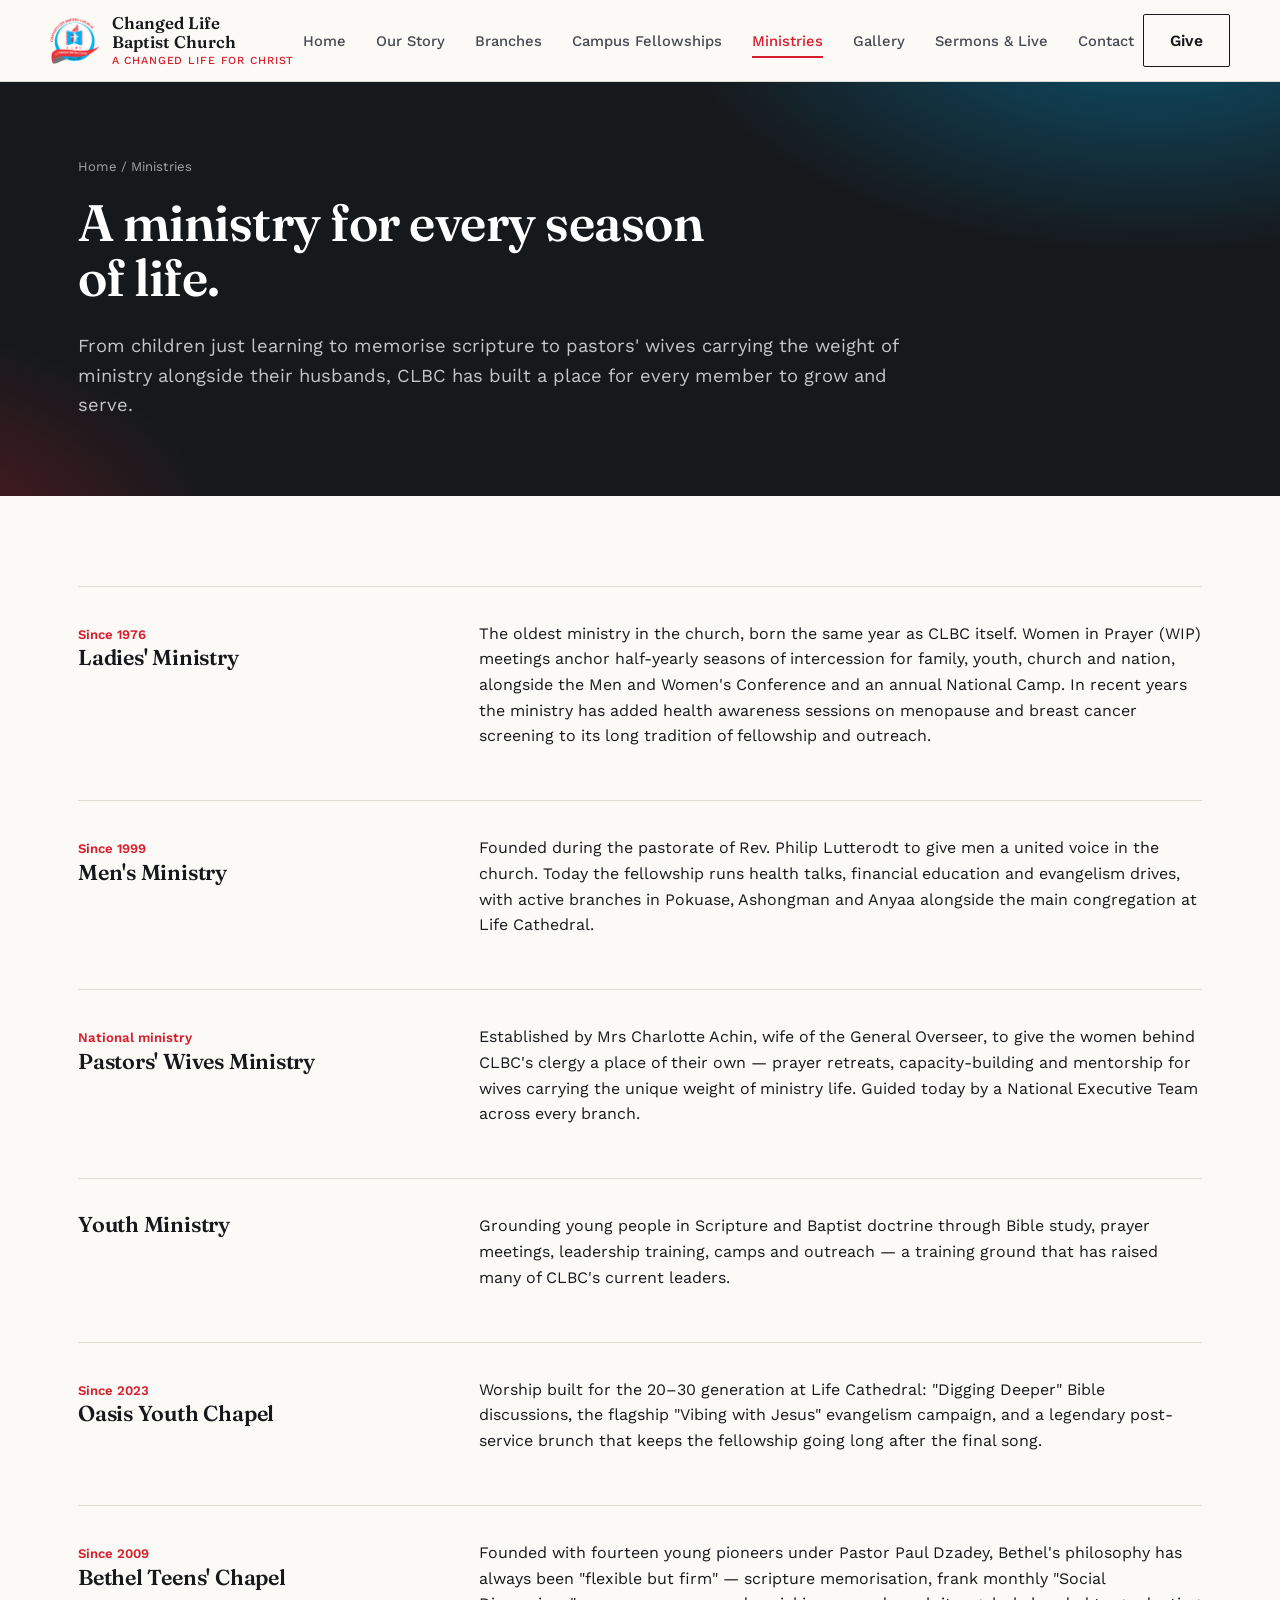
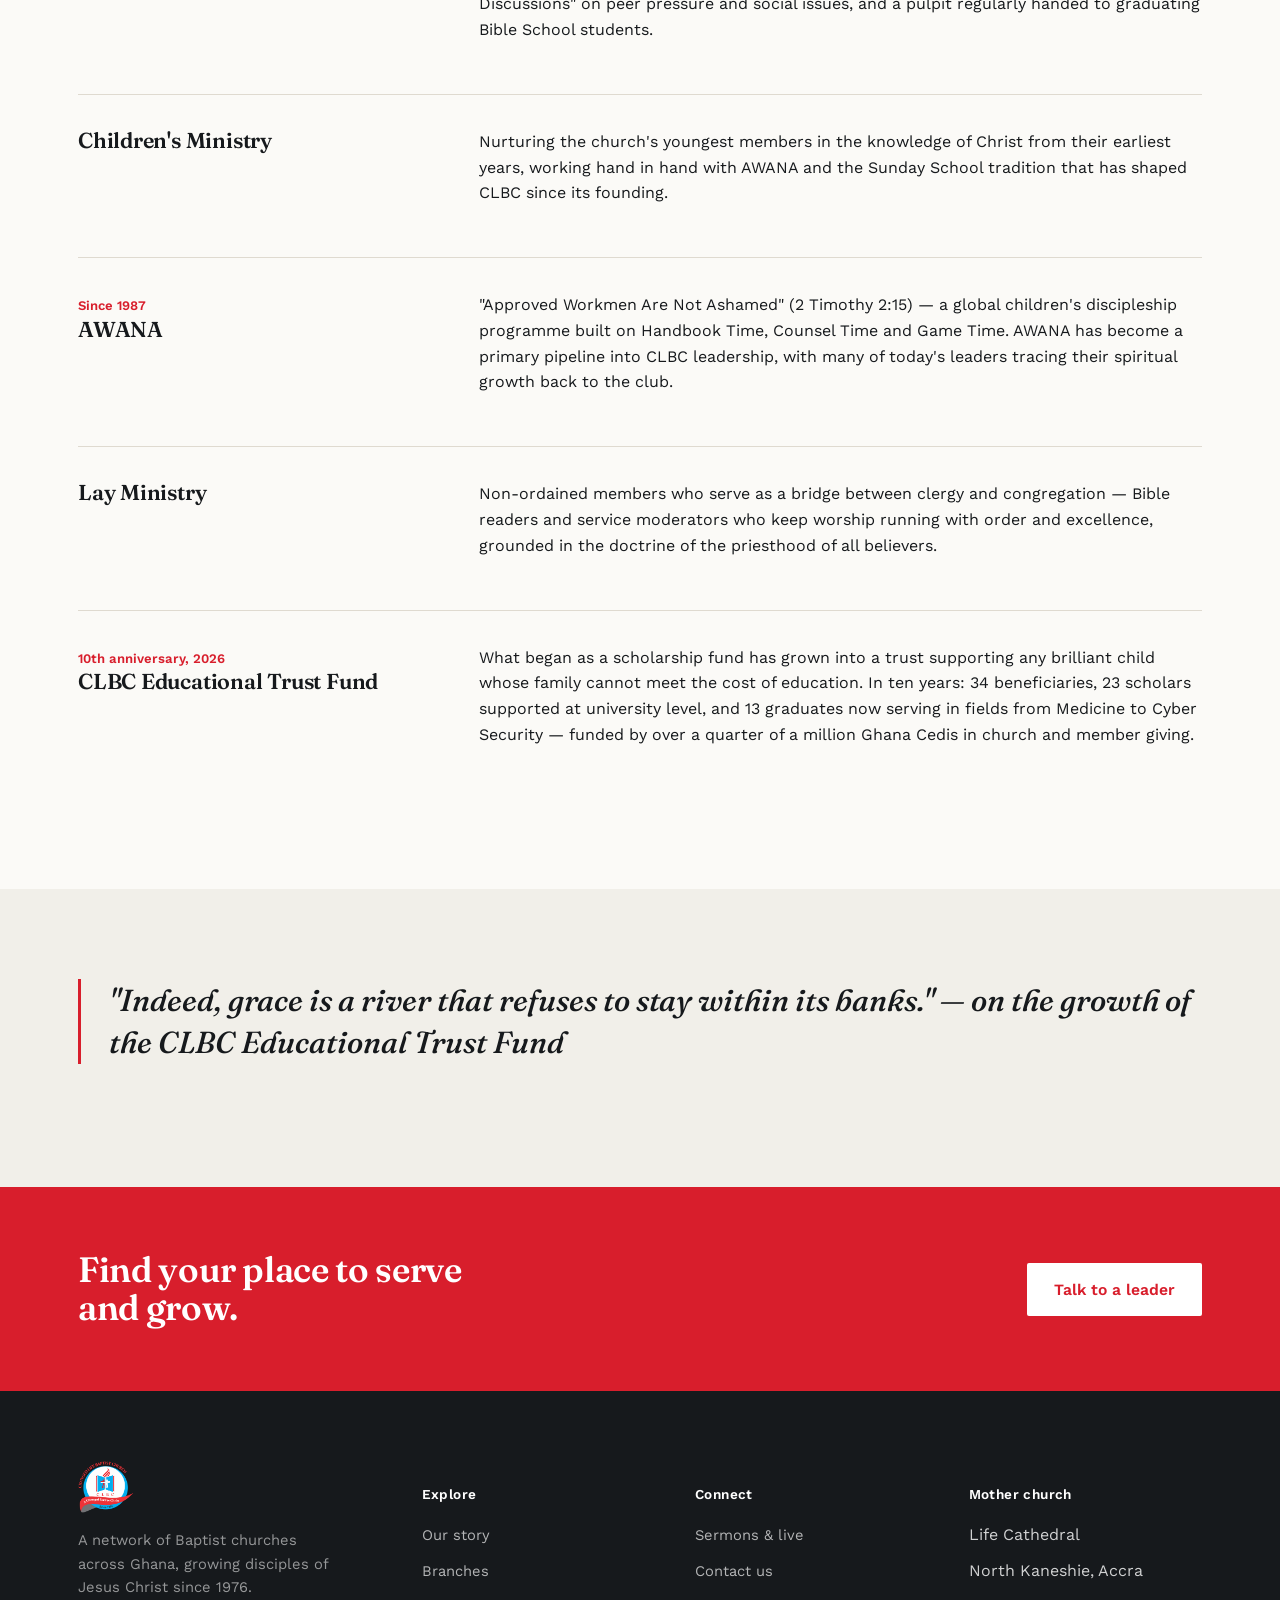
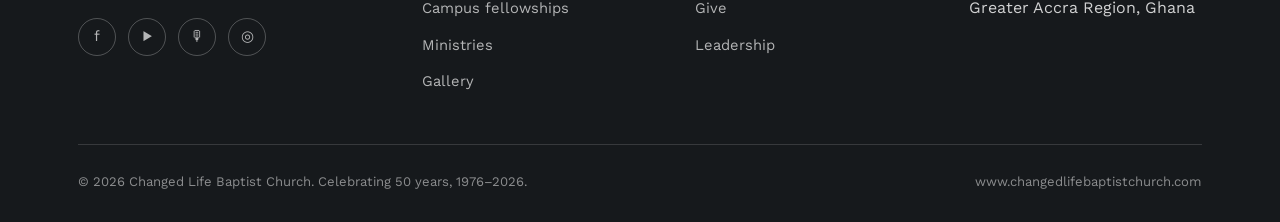
<file: ministries.html>
<!DOCTYPE html>
<html lang="en">
<head>
<meta charset="UTF-8">
<meta name="viewport" content="width=device-width, initial-scale=1.0">
<title>Ministries | Changed Life Baptist Church</title>
<meta name="description" content="Ministries of Changed Life Baptist Church — Ladies', Men's, Youth, Children's, AWANA, Pastors' Wives, Lay Ministry and the CLBC Educational Trust Fund.">
<link rel="icon" type="image/png" sizes="32x32" href="assets/favicon-32.png">
<link rel="icon" type="image/png" sizes="16x16" href="assets/favicon-16.png">
<link rel="apple-touch-icon" sizes="180x180" href="assets/favicon-180.png">
<link rel="icon" type="image/png" sizes="192x192" href="assets/favicon-192.png">
<link rel="stylesheet" href="assets/styles.css">
</head>
<body>

<header class="site-header">
  <nav class="nav container">
    <a href="index.html" class="brand">
      <img src="assets/logo.png" alt="Changed Life Baptist Church crest">
      <span class="brand-word">Changed Life<br>Baptist Church<small>A Changed Life For Christ</small></span>
    </a>
    <ul class="nav-links">
      <li><a href="index.html">Home</a></li>
      <li><a href="about.html">Our Story</a></li>
      <li><a href="branches.html">Branches</a></li>
      <li><a href="campus.html">Campus Fellowships</a></li>
      <li><a href="ministries.html" class="active">Ministries</a></li>
      <li><a href="gallery.html">Gallery</a></li>
      <li><a href="sermons.html">Sermons &amp; Live</a></li>
      <li><a href="contact.html">Contact</a></li>
    </ul>
    <div class="nav-cta">
      <a href="contact.html#give" class="btn btn-outline">Give</a>
      <button class="nav-toggle" aria-label="Toggle menu" aria-expanded="false"><span></span><span></span><span></span></button>
    </div>
  </nav>
</header>

<section class="page-hero">
  <div class="container">
    <div class="crumb"><a href="index.html">Home</a> / Ministries</div>
    <h1>A ministry for every season of life.</h1>
    <p class="lede">From children just learning to memorise scripture to pastors' wives carrying the weight of ministry alongside their husbands, CLBC has built a place for every member to grow and serve.</p>
  </div>
</section>

<section>
  <div class="container">

    <div class="min-row">
      <div><span class="since">Since 1976</span><h3>Ladies' Ministry</h3></div>
      <p>The oldest ministry in the church, born the same year as CLBC itself. Women in Prayer (WIP) meetings anchor half-yearly seasons of intercession for family, youth, church and nation, alongside the Men and Women's Conference and an annual National Camp. In recent years the ministry has added health awareness sessions on menopause and breast cancer screening to its long tradition of fellowship and outreach.</p>
    </div>

    <div class="min-row">
      <div><span class="since">Since 1999</span><h3>Men's Ministry</h3></div>
      <p>Founded during the pastorate of Rev. Philip Lutterodt to give men a united voice in the church. Today the fellowship runs health talks, financial education and evangelism drives, with active branches in Pokuase, Ashongman and Anyaa alongside the main congregation at Life Cathedral.</p>
    </div>

    <div class="min-row">
      <div><span class="since">National ministry</span><h3>Pastors' Wives Ministry</h3></div>
      <p>Established by Mrs Charlotte Achin, wife of the General Overseer, to give the women behind CLBC's clergy a place of their own — prayer retreats, capacity-building and mentorship for wives carrying the unique weight of ministry life. Guided today by a National Executive Team across every branch.</p>
    </div>

    <div class="min-row">
      <div><h3>Youth Ministry</h3></div>
      <p>Grounding young people in Scripture and Baptist doctrine through Bible study, prayer meetings, leadership training, camps and outreach — a training ground that has raised many of CLBC's current leaders.</p>
    </div>

    <div class="min-row">
      <div><span class="since">Since 2023</span><h3>Oasis Youth Chapel</h3></div>
      <p>Worship built for the 20–30 generation at Life Cathedral: "Digging Deeper" Bible discussions, the flagship "Vibing with Jesus" evangelism campaign, and a legendary post-service brunch that keeps the fellowship going long after the final song.</p>
    </div>

    <div class="min-row">
      <div><span class="since">Since 2009</span><h3>Bethel Teens' Chapel</h3></div>
      <p>Founded with fourteen young pioneers under Pastor Paul Dzadey, Bethel's philosophy has always been "flexible but firm" — scripture memorisation, frank monthly "Social Discussions" on peer pressure and social issues, and a pulpit regularly handed to graduating Bible School students.</p>
    </div>

    <div class="min-row">
      <div><h3>Children's Ministry</h3></div>
      <p>Nurturing the church's youngest members in the knowledge of Christ from their earliest years, working hand in hand with AWANA and the Sunday School tradition that has shaped CLBC since its founding.</p>
    </div>

    <div class="min-row">
      <div><span class="since">Since 1987</span><h3>AWANA</h3></div>
      <p>"Approved Workmen Are Not Ashamed" (2 Timothy 2:15) — a global children's discipleship programme built on Handbook Time, Counsel Time and Game Time. AWANA has become a primary pipeline into CLBC leadership, with many of today's leaders tracing their spiritual growth back to the club.</p>
    </div>

    <div class="min-row">
      <div><h3>Lay Ministry</h3></div>
      <p>Non-ordained members who serve as a bridge between clergy and congregation — Bible readers and service moderators who keep worship running with order and excellence, grounded in the doctrine of the priesthood of all believers.</p>
    </div>

    <div class="min-row">
      <div><span class="since">10th anniversary, 2026</span><h3>CLBC Educational Trust Fund</h3></div>
      <p>What began as a scholarship fund has grown into a trust supporting any brilliant child whose family cannot meet the cost of education. In ten years: 34 beneficiaries, 23 scholars supported at university level, and 13 graduates now serving in fields from Medicine to Cyber Security — funded by over a quarter of a million Ghana Cedis in church and member giving.</p>
    </div>

  </div>
</section>

<section class="section-alt">
  <div class="container">
    <p class="pull">"Indeed, grace is a river that refuses to stay within its banks." — on the growth of the CLBC Educational Trust Fund</p>
  </div>
</section>

<section class="cta-band">
  <div class="container">
    <h2>Find your place to serve and grow.</h2>
    <a href="contact.html" class="btn" style="background:#fff; color:var(--flame);">Talk to a leader</a>
  </div>
</section>

<footer class="site-footer">
  <div class="container">
    <div class="foot-grid">
      <div class="foot-brand">
        <img src="assets/logo.png" alt="CLBC crest">
        <p>A network of Baptist churches across Ghana, growing disciples of Jesus Christ since 1976.</p>
        <div class="social-row" style="margin-top:18px;">
          <a href="https://www.facebook.com/profile.php?id=100066663400036" aria-label="Facebook">f</a>
          <a href="#" aria-label="YouTube">▶</a>
          <a href="sermons.html#podcast" aria-label="Podcast">🎙</a>
          <a href="#" aria-label="Instagram">◎</a>
        </div>
      </div>
      <div><h5>Explore</h5><ul>
        <li><a href="about.html">Our story</a></li>
        <li><a href="branches.html">Branches</a></li>
        <li><a href="campus.html">Campus fellowships</a></li>
        <li><a href="ministries.html">Ministries</a></li>
        <li><a href="gallery.html">Gallery</a></li>
      </ul></div>
      <div><h5>Connect</h5><ul>
        <li><a href="sermons.html">Sermons &amp; live</a></li>
        <li><a href="contact.html">Contact us</a></li>
        <li><a href="contact.html#give">Give</a></li>
        <li><a href="about.html#leadership">Leadership</a></li>
      </ul></div>
      <div><h5>Mother church</h5><ul>
        <li>Life Cathedral</li>
        <li>North Kaneshie, Accra</li>
        <li>Greater Accra Region, Ghana</li>
      </ul></div>
    </div>
    <div class="foot-bottom">
      <span>© 2026 Changed Life Baptist Church. Celebrating 50 years, 1976–2026.</span>
      <span>www.changedlifebaptistchurch.com</span>
    </div>
  </div>
</footer>

<script src="assets/main.js"></script>
</body>
</html>
</file>
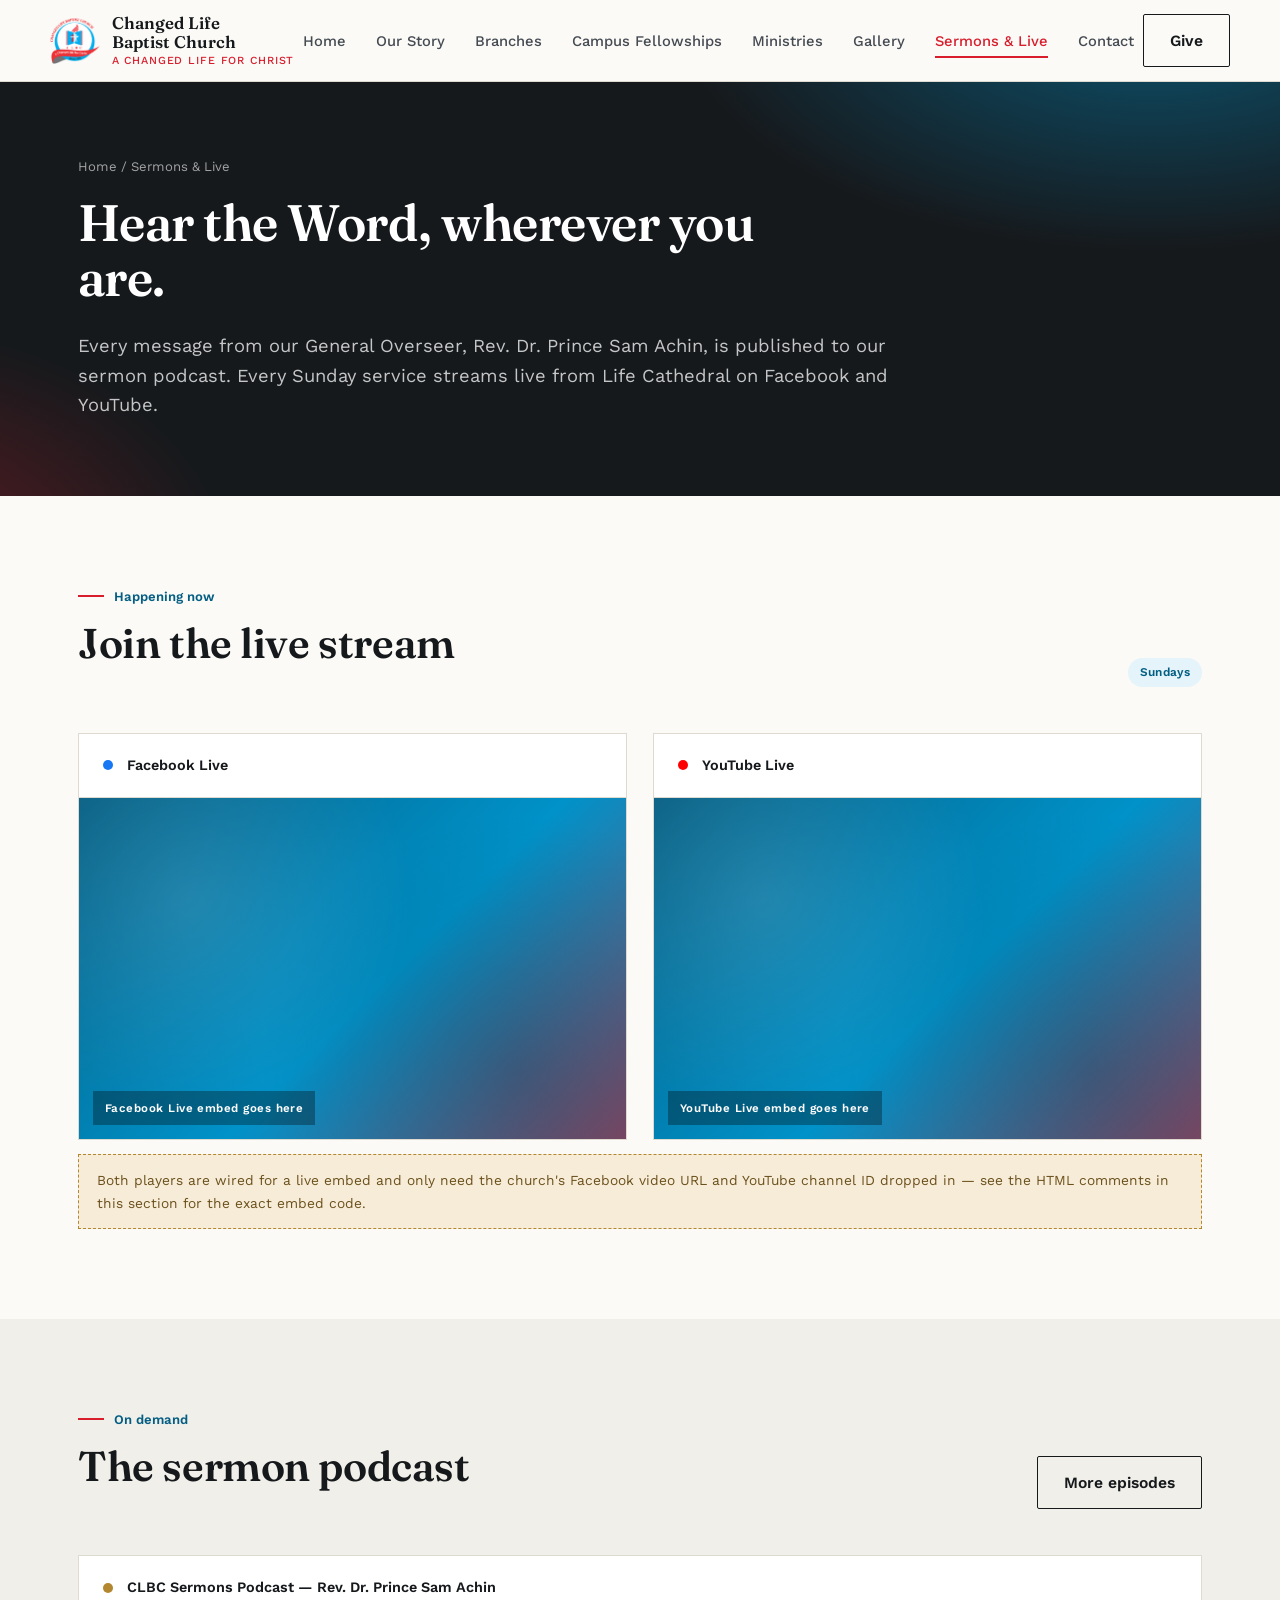
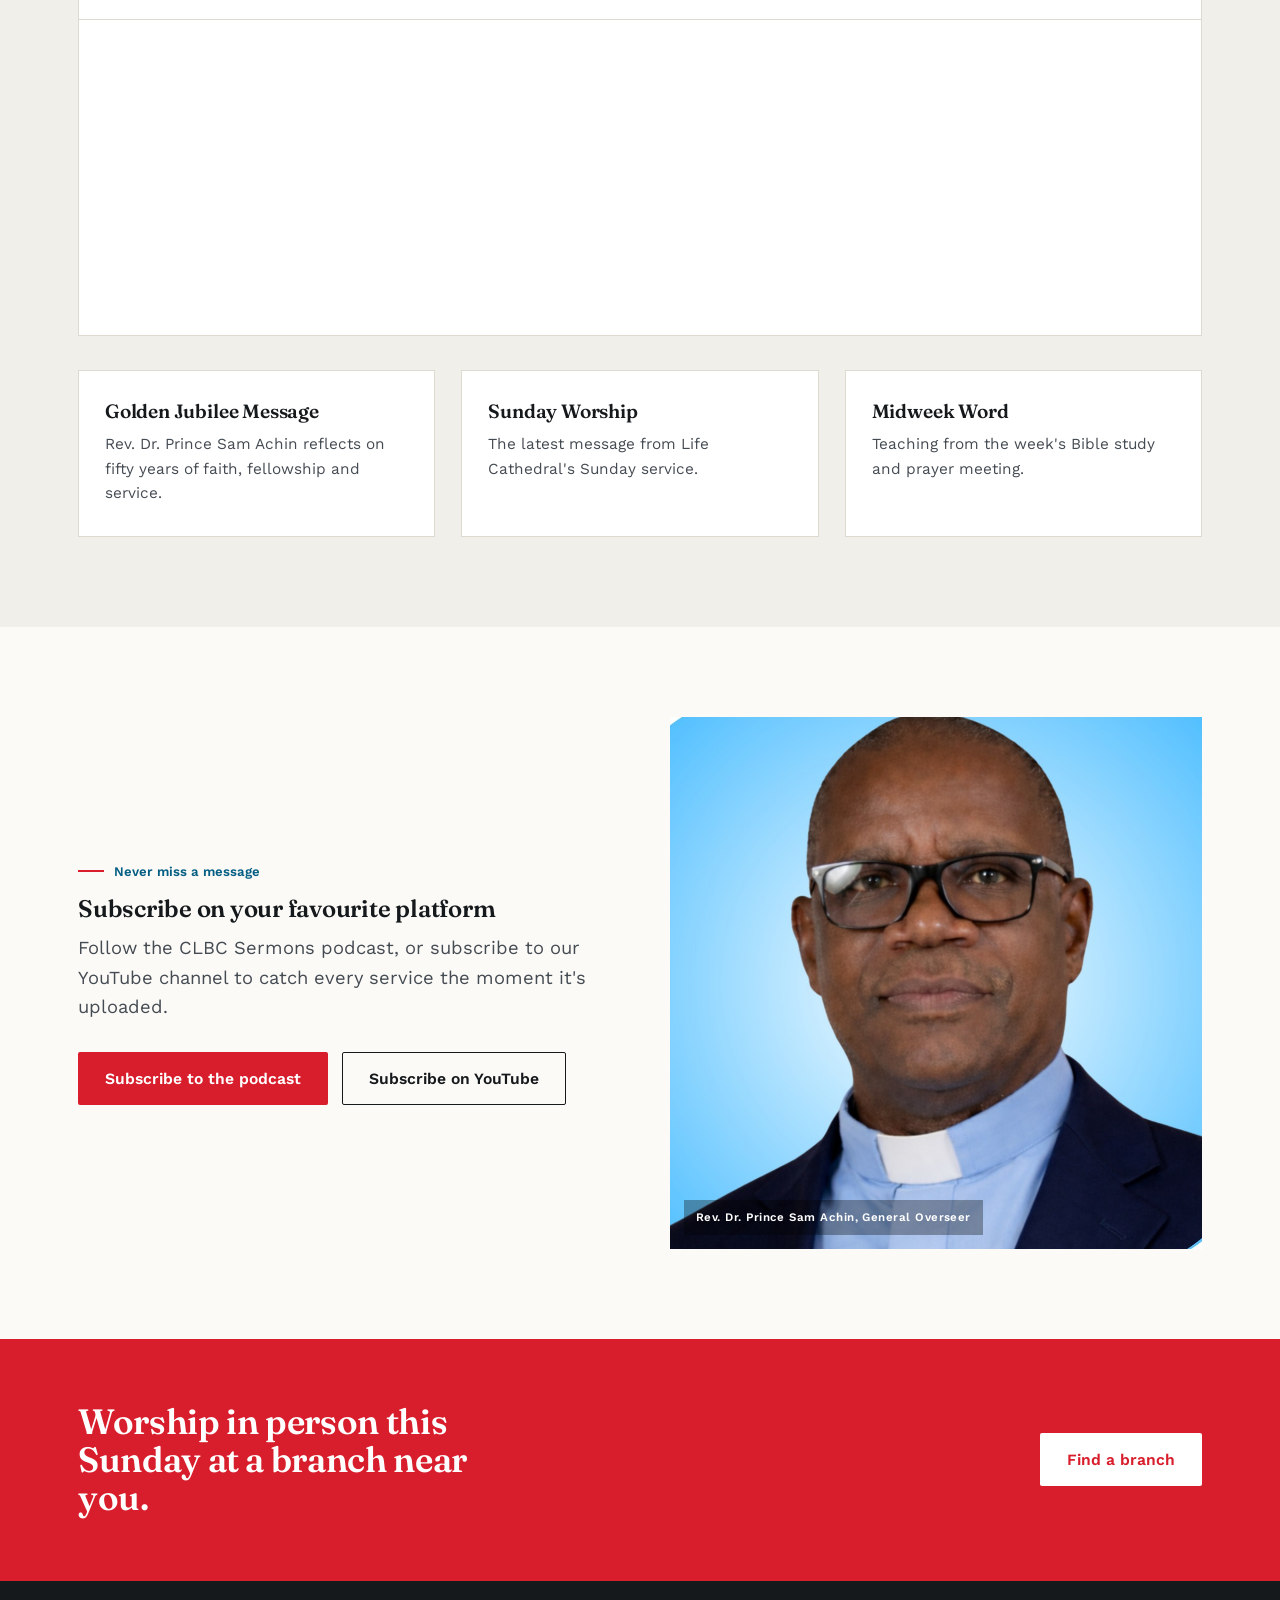
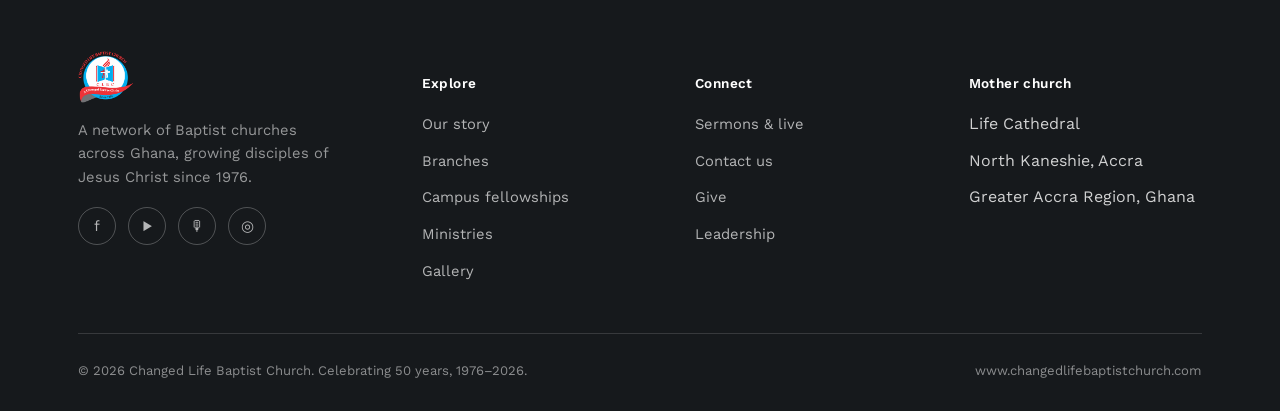
<file: sermons.html>
<!DOCTYPE html>
<html lang="en">
<head>
<meta charset="UTF-8">
<meta name="viewport" content="width=device-width, initial-scale=1.0">
<title>Sermons & Live Worship | Changed Life Baptist Church</title>
<meta name="description" content="Listen to the sermon podcast from the General Overseer of Changed Life Baptist Church, and join our Sunday services live on Facebook and YouTube.">
<link rel="icon" type="image/png" sizes="32x32" href="assets/favicon-32.png">
<link rel="icon" type="image/png" sizes="16x16" href="assets/favicon-16.png">
<link rel="apple-touch-icon" sizes="180x180" href="assets/favicon-180.png">
<link rel="icon" type="image/png" sizes="192x192" href="assets/favicon-192.png">
<link rel="stylesheet" href="assets/styles.css">
</head>
<body>

<header class="site-header">
  <nav class="nav container">
    <a href="index.html" class="brand">
      <img src="assets/logo.png" alt="Changed Life Baptist Church crest">
      <span class="brand-word">Changed Life<br>Baptist Church<small>A Changed Life For Christ</small></span>
    </a>
    <ul class="nav-links">
      <li><a href="index.html">Home</a></li>
      <li><a href="about.html">Our Story</a></li>
      <li><a href="branches.html">Branches</a></li>
      <li><a href="campus.html">Campus Fellowships</a></li>
      <li><a href="ministries.html">Ministries</a></li>
      <li><a href="gallery.html">Gallery</a></li>
      <li><a href="sermons.html" class="active">Sermons &amp; Live</a></li>
      <li><a href="contact.html">Contact</a></li>
    </ul>
    <div class="nav-cta">
      <a href="contact.html#give" class="btn btn-outline">Give</a>
      <button class="nav-toggle" aria-label="Toggle menu" aria-expanded="false"><span></span><span></span><span></span></button>
    </div>
  </nav>
</header>

<section class="page-hero">
  <div class="container">
    <div class="crumb"><a href="index.html">Home</a> / Sermons &amp; Live</div>
    <h1>Hear the Word, wherever you are.</h1>
    <p class="lede">Every message from our General Overseer, Rev. Dr. Prince Sam Achin, is published to our sermon podcast. Every Sunday service streams live from Life Cathedral on Facebook and YouTube.</p>
  </div>
</section>

<!-- LIVE -->
<section id="live">
  <div class="container">
    <div class="eyebrow">Happening now</div>
    <div class="section-head">
      <h2>Join the live stream</h2>
      <span class="tag-pill">Sundays</span>
    </div>

    <div class="grid grid-2">
      <div class="player-panel">
        <div class="head">
          <span class="dot" style="background:#1877F2;"></span>
          <span style="font-size:.9rem; font-weight:600;">Facebook Live</span>
        </div>
        <div class="body">
          <!--
            SETUP NOTE: replace this placeholder with Facebook's official
            Video Plugin embed once the church's Page ID is confirmed, e.g.
            <iframe src="https://www.facebook.com/plugins/video.php?href=VIDEO_URL"
                    width="100%" height="360" style="border:none;overflow:hidden"
                    scrolling="no" frameborder="0" allowfullscreen="true"></iframe>
          -->
          <div class="media-block" style="--ar:16/10;"><span class="tag">Facebook Live embed goes here</span></div>
        </div>
      </div>

      <div class="player-panel">
        <div class="head">
          <span class="dot" style="background:#FF0000;"></span>
          <span style="font-size:.9rem; font-weight:600;">YouTube Live</span>
        </div>
        <div class="body">
          <!--
            SETUP NOTE: replace with the channel's live embed once created:
            <iframe width="100%" height="360"
                    src="https://www.youtube.com/embed/live_stream?channel=CHANNEL_ID"
                    title="CLBC Live" frameborder="0" allowfullscreen></iframe>
          -->
          <div class="media-block" style="--ar:16/10;"><span class="tag">YouTube Live embed goes here</span></div>
        </div>
      </div>
    </div>

    <div class="embed-note">
      Both players are wired for a live embed and only need the church's Facebook video URL and YouTube channel ID dropped in — see the HTML comments in this section for the exact embed code.
    </div>
  </div>
</section>

<!-- PODCAST -->
<section class="section-alt" id="podcast">
  <div class="container">
    <div class="eyebrow">On demand</div>
    <div class="section-head">
      <h2>The sermon podcast</h2>
      <a href="https://www.podbean.com" target="_blank" rel="noopener" class="btn btn-outline">More episodes</a>
    </div>

    <div class="player-panel">
      <div class="head">
        <span class="dot" style="background:var(--gold);"></span>
        <span style="font-size:.9rem; font-weight:600;">CLBC Sermons Podcast — Rev. Dr. Prince Sam Achin</span>
      </div>
      <div class="body" style="background:#fff;">
        <iframe title="Rev. Dr. Prince Sam Achin" allowtransparency="true" height="315" width="100%"
                style="border: none; min-width:min(100%, 430px); height:315px;" scrolling="no"
                data-name="pb-iframe-player"
                src="https://www.podbean.com/player-v2/?i=7pzer-152bf43-pbblog-playlist&share=1&download=1&rtl=0&fonts=Arial&skin=1&font-color=auto&logo_link=episode_page&order=episodic&limit=10&filter=all&ss=a713390a017602015775e868a2cf26b0&btn-skin=7&size=315"
                loading="lazy" allowfullscreen=""></iframe>
      </div>
    </div>

    <div class="grid grid-3" style="margin-top:34px;">
      <div class="card"><h3>Golden Jubilee Message</h3><p>Rev. Dr. Prince Sam Achin reflects on fifty years of faith, fellowship and service.</p></div>
      <div class="card"><h3>Sunday Worship</h3><p>The latest message from Life Cathedral's Sunday service.</p></div>
      <div class="card"><h3>Midweek Word</h3><p>Teaching from the week's Bible study and prayer meeting.</p></div>
    </div>
  </div>
</section>

<section>
  <div class="container two-col">
    <div>
      <div class="eyebrow">Never miss a message</div>
      <h2>Subscribe on your favourite platform</h2>
      <p class="lede">Follow the CLBC Sermons podcast, or subscribe to our YouTube channel to catch every service the moment it's uploaded.</p>
      <div class="hero-actions">
        <a href="#" class="btn btn-primary">Subscribe to the podcast</a>
        <a href="#" class="btn btn-outline">Subscribe on YouTube</a>
      </div>
    </div>
    <div class="media-block" style="--ar:1/1;">
      <img src="assets/leaders/general-overseer.jpg" alt="Rev. Dr. Prince Sam Achin, General Overseer" style="width:100%; height:100%; object-fit:cover; position:absolute; inset:0;">
      <span class="tag" style="position:relative; z-index:2;">Rev. Dr. Prince Sam Achin, General Overseer</span>
    </div>
  </div>
</section>

<section class="cta-band">
  <div class="container">
    <h2>Worship in person this Sunday at a branch near you.</h2>
    <a href="branches.html" class="btn" style="background:#fff; color:var(--flame);">Find a branch</a>
  </div>
</section>

<footer class="site-footer">
  <div class="container">
    <div class="foot-grid">
      <div class="foot-brand">
        <img src="assets/logo.png" alt="CLBC crest">
        <p>A network of Baptist churches across Ghana, growing disciples of Jesus Christ since 1976.</p>
        <div class="social-row" style="margin-top:18px;">
          <a href="https://www.facebook.com/profile.php?id=100066663400036" aria-label="Facebook">f</a>
          <a href="#" aria-label="YouTube">▶</a>
          <a href="sermons.html#podcast" aria-label="Podcast">🎙</a>
          <a href="#" aria-label="Instagram">◎</a>
        </div>
      </div>
      <div><h5>Explore</h5><ul>
        <li><a href="about.html">Our story</a></li>
        <li><a href="branches.html">Branches</a></li>
        <li><a href="campus.html">Campus fellowships</a></li>
        <li><a href="ministries.html">Ministries</a></li>
        <li><a href="gallery.html">Gallery</a></li>
      </ul></div>
      <div><h5>Connect</h5><ul>
        <li><a href="sermons.html">Sermons &amp; live</a></li>
        <li><a href="contact.html">Contact us</a></li>
        <li><a href="contact.html#give">Give</a></li>
        <li><a href="about.html#leadership">Leadership</a></li>
      </ul></div>
      <div><h5>Mother church</h5><ul>
        <li>Life Cathedral</li>
        <li>North Kaneshie, Accra</li>
        <li>Greater Accra Region, Ghana</li>
      </ul></div>
    </div>
    <div class="foot-bottom">
      <span>© 2026 Changed Life Baptist Church. Celebrating 50 years, 1976–2026.</span>
      <span>www.changedlifebaptistchurch.com</span>
    </div>
  </div>
</footer>

<script src="assets/main.js"></script>
</body>
</html>
</file>
<file: assets/styles.css>
/* ==========================================================================
   Changed Life Baptist Church — Design System
   Colour drawn from the church crest: flame red, sky blue, warm grey.
   Display type: Fraunces (heritage/editorial serif)
   Body/UI type:  Work Sans (clean, warm geometric sans)
   ========================================================================== */

@import url('https://fonts.googleapis.com/css2?family=Fraunces:ital,opsz,wght@0,9..144,300;0,9..144,400;0,9..144,500;0,9..144,600;0,9..144,700;1,9..144,400;1,9..144,500&family=Work+Sans:ital,wght@0,300;0,400;0,500;0,600;0,700;1,400&display=swap');

:root{
  /* --- brand colour --- */
  --ink:        #16191c;
  --ink-soft:   #454b52;
  --paper:      #fbfaf7;
  --paper-dim:  #f1efe9;
  --line:       #dfdad0;

  --sky:        #0092c9;
  --sky-deep:   #045e83;
  --sky-tint:   #e4f4fa;

  --flame:      #d81e2c;
  --flame-deep: #a3131f;
  --flame-tint: #fbe7e6;

  --gold:       #b3872f;
  --gold-tint:  #f6ecd7;

  --radius-sm: 2px;
  --radius-md: 4px;

  --wrap: 1180px;
}

*,*::before,*::after{ box-sizing: border-box; }
html{ scroll-behavior: smooth; }
body{
  margin:0;
  background: var(--paper);
  color: var(--ink);
  font-family: 'Work Sans', sans-serif;
  font-weight: 400;
  line-height: 1.6;
  -webkit-font-smoothing: antialiased;
}
img{ max-width:100%; display:block; }
a{ color: inherit; text-decoration:none; }
h1,h2,h3,h4{
  font-family: 'Fraunces', serif;
  font-weight: 600;
  line-height: 1.08;
  margin: 0 0 .5em;
  letter-spacing: -0.01em;
}
p{ margin: 0 0 1.1em; }
.container{
  max-width: var(--wrap);
  margin: 0 auto;
  padding: 0 28px;
}
@media (max-width: 640px){ .container{ padding: 0 20px; } }

::selection{ background: var(--flame); color:#fff; }

:focus-visible{
  outline: 3px solid var(--sky);
  outline-offset: 3px;
}

@media (prefers-reduced-motion: reduce){
  *{ animation-duration: 0.001ms !important; animation-iteration-count: 1 !important; transition-duration: 0.001ms !important; scroll-behavior: auto !important; }
}

/* --------------------------------------------------------------------
   Utility text
   -------------------------------------------------------------------- */
.label{
  font-size: 0.78rem;
  font-weight: 600;
  color: var(--flame);
  letter-spacing: 0.03em;
}
.eyebrow{
  display:flex; align-items:center; gap:10px;
  font-size: 0.82rem;
  font-weight: 600;
  color: var(--sky-deep);
  margin-bottom: 14px;
}
.eyebrow::before{
  content:"";
  width: 26px; height: 2px;
  background: var(--flame);
  display:inline-block;
}
.lede{
  font-size: 1.15rem;
  color: var(--ink-soft);
  max-width: 46em;
}

/* --------------------------------------------------------------------
   Buttons
   -------------------------------------------------------------------- */
.btn{
  display:inline-flex; align-items:center; gap: 10px;
  padding: 13px 26px;
  border-radius: var(--radius-sm);
  font-weight: 600;
  font-size: 0.98rem;
  border: 1.5px solid transparent;
  cursor:pointer;
  transition: background .15s ease, color .15s ease, border-color .15s ease, transform .15s ease;
}
.btn-primary{ background: var(--flame); color:#fff; }
.btn-primary:hover{ background: var(--flame-deep); }
.btn-outline{ border-color: currentColor; color: var(--ink); background:transparent; }
.btn-outline:hover{ background: var(--ink); color:#fff; }
.btn-ghost-light{ border-color: rgba(255,255,255,.55); color:#fff; }
.btn-ghost-light:hover{ background:#fff; color: var(--ink); }
.btn-sky{ background: var(--sky); color:#fff; }
.btn-sky:hover{ background: var(--sky-deep); }

/* --------------------------------------------------------------------
   Header / Nav
   -------------------------------------------------------------------- */
.site-header{
  position: sticky; top:0; z-index: 100;
  background: var(--paper);
  border-bottom: 1px solid var(--line);
}
.nav{
  display:flex; align-items:center; justify-content:space-between;
  padding: 14px 0;
}
.brand{ display:flex; align-items:center; gap:12px; }
.brand img{ height: 46px; width:auto; }
.brand-word{ font-family:'Fraunces', serif; font-weight:600; font-size:1.05rem; line-height:1.15; }
.brand-word small{ display:block; font-family:'Work Sans',sans-serif; font-weight:500; font-size:.68rem; letter-spacing:.08em; color: var(--flame); text-transform: uppercase; margin-top:2px; }

.nav-links{ display:flex; align-items:center; gap: 30px; list-style:none; margin:0; padding:0; }
.nav-links a{
  font-size: .92rem; font-weight:500; color: var(--ink-soft);
  padding: 6px 0; border-bottom: 2px solid transparent;
  transition: color .15s, border-color .15s;
}
.nav-links a:hover, .nav-links a.active{ color: var(--flame); border-color: var(--flame); }

.nav-cta{ display:flex; align-items:center; gap:14px; }
.nav-toggle{
  display:none; background:none; border:none; cursor:pointer;
  width:42px; height:42px; flex-direction:column; justify-content:center; align-items:center; gap:5px;
}
.nav-toggle span{ width:24px; height:2px; background: var(--ink); display:block; transition: transform .2s, opacity .2s; }

@media (max-width: 940px){
  .nav-links{
    position:fixed; inset: 74px 0 0 0; background: var(--paper);
    flex-direction:column; align-items:flex-start; gap:0;
    padding: 10px 28px 30px;
    transform: translateY(-8px);
    opacity:0; pointer-events:none;
    transition: opacity .18s ease, transform .18s ease;
    overflow-y:auto;
  }
  .nav-links.open{ opacity:1; pointer-events:auto; transform:translateY(0); }
  .nav-links li{ width:100%; border-bottom:1px solid var(--line); }
  .nav-links a{ display:block; padding:16px 0; font-size:1.02rem; }
  .nav-toggle{ display:flex; }
  .nav-cta .btn-outline{ display:none; }
}

/* --------------------------------------------------------------------
   Hero
   -------------------------------------------------------------------- */
.hero{
  position:relative;
  background: var(--ink);
  color:#fff;
  overflow:hidden;
  min-height: 92vh;
  display:flex;
  align-items:flex-end;
  padding: 0 0 64px;
}
.hero-video{
  position:absolute; inset:0;
  width:100%; height:100%;
  object-fit: cover;
  z-index:0;
}
.hero::before{
  content:"";
  position:absolute; inset:0;
  z-index:1;
  background:
    linear-gradient(0deg, rgba(10,12,15,.92) 0%, rgba(10,12,15,.55) 38%, rgba(10,12,15,.25) 62%, rgba(10,12,15,.5) 100%);
}
.hero .container{ position:relative; z-index:2; width:100%; }
.hero-grid{ display:block; max-width: 760px; }
.hero-jubilee{
  display:inline-flex; align-items:center; gap:10px;
  background: rgba(255,255,255,.1);
  border:1px solid rgba(255,255,255,.28);
  padding: 7px 14px 7px 8px;
  border-radius: 999px;
  font-size:.82rem; font-weight:600;
  margin-bottom: 22px;
}
.hero-jubilee .dot{ width:8px; height:8px; border-radius:50%; background: var(--gold); box-shadow: 0 0 0 3px rgba(179,135,47,.3); }
.hero h1{
  font-size: clamp(2.3rem, 5vw, 3.9rem);
  color:#fff;
  max-width: 16ch;
  text-shadow: 0 2px 24px rgba(0,0,0,.35);
}
.hero .lede{ color: rgba(255,255,255,.85); margin-top:16px; font-size:1.1rem; }
.hero-actions{ display:flex; flex-wrap:wrap; gap:14px; margin-top:30px; }
.hero-scroll{
  position:absolute; right:28px; bottom:24px; z-index:2;
  display:flex; flex-direction:column; align-items:center; gap:8px;
  color: rgba(255,255,255,.7); font-size:.72rem; letter-spacing:.06em;
}
.hero-scroll .line{ width:1px; height:34px; background: rgba(255,255,255,.4); overflow:hidden; }
.hero-scroll .line::after{ content:""; display:block; width:100%; height:40%; background:#fff; animation: scrollLine 1.8s ease-in-out infinite; }
@keyframes scrollLine{ 0%{ transform: translateY(-100%);} 100%{ transform: translateY(250%);} }

.stat-bar{ background: var(--paper-dim); border-bottom: 1px solid var(--line); }
.stat-bar .grid-4{ padding: 34px 0; }
.stat-bar .num{ font-family:'Fraunces',serif; font-size:1.9rem; color: var(--flame); }
.stat-bar .cap{ font-size:.85rem; color: var(--ink-soft); margin-top:4px; }
.stat-bar-item + .stat-bar-item{ border-left: 1px solid var(--line); padding-left:24px; }

@media (max-width: 900px){
  .hero{ min-height:82vh; padding-bottom:44px; }
  .hero-scroll{ display:none; }
  .stat-bar .grid-4{ grid-template-columns: repeat(2,1fr); row-gap:20px; }
  .stat-bar-item:nth-child(3){ border-left:none; }
}

/* Secondary page hero (shorter) */
.page-hero{
  background: var(--ink); color:#fff; padding: 74px 0 56px; position:relative; overflow:hidden;
}
.page-hero::before{
  content:""; position:absolute; inset:0;
  background: radial-gradient(ellipse 800px 420px at 90% -20%, rgba(0,146,201,.5), transparent 60%),
              radial-gradient(ellipse 600px 420px at -10% 120%, rgba(216,30,44,.4), transparent 60%);
}
.page-hero .container{ position:relative; z-index:2; }
.page-hero h1{ color:#fff; font-size: clamp(2.1rem, 4.4vw, 3.2rem); max-width: 20ch; }
.page-hero .lede{ color: rgba(255,255,255,.75); }
.crumb{ font-size:.82rem; color: rgba(255,255,255,.6); margin-bottom: 18px; }
.crumb a:hover{ color:#fff; }

/* --------------------------------------------------------------------
   Section scaffolding
   -------------------------------------------------------------------- */
section{ padding: 90px 0; }
.section-tight{ padding: 60px 0; }
.section-alt{ background: var(--paper-dim); }
.section-ink{ background: var(--ink); color:#fff; }
.section-ink h2{ color:#fff; }
.section-head{ display:flex; justify-content:space-between; align-items:flex-end; gap:40px; margin-bottom: 46px; flex-wrap:wrap; }
.section-head h2{ font-size: clamp(1.9rem, 3.4vw, 2.6rem); max-width: 16ch; }
hr.rule{ border:none; border-top:1px solid var(--line); margin: 0; }

/* --------------------------------------------------------------------
   Cards / grids
   -------------------------------------------------------------------- */
.grid{ display:grid; gap: 26px; }
.grid-3{ grid-template-columns: repeat(3,1fr); }
.grid-4{ grid-template-columns: repeat(4,1fr); }
.grid-2{ grid-template-columns: repeat(2,1fr); }
@media (max-width: 900px){ .grid-3,.grid-4{ grid-template-columns: repeat(2,1fr); } }
@media (max-width: 620px){ .grid-3,.grid-4,.grid-2{ grid-template-columns: 1fr; } }

.card{
  background:#fff;
  border:1px solid var(--line);
  padding: 30px 26px;
  position:relative;
}
.card .icon{ width:40px; height:40px; margin-bottom:18px; color: var(--flame); }
.card h3{ font-size:1.2rem; margin-bottom:10px; }
.card p{ color: var(--ink-soft); font-size:.96rem; margin-bottom:0; }
.card-corner{ position:absolute; top:0; right:0; width:0; height:0; border-style:solid; border-width: 0 22px 22px 0; border-color: transparent var(--sky-tint) transparent transparent; }

/* Media placeholder block: used where real photography from the church's
   Facebook page should be dropped in later. Uses brand-coloured pattern
   rather than a fabricated photo. */
.media-block{
  position:relative;
  aspect-ratio: var(--ar, 4/3);
  background: linear-gradient(135deg, var(--sky-deep), var(--sky) 55%, var(--flame) 130%);
  overflow:hidden;
  display:flex; align-items:flex-end;
}
.media-block::before{
  content:"";
  position:absolute; inset:0;
  background-image: radial-gradient(circle at 20% 30%, rgba(255,255,255,.12) 0, transparent 45%),
                     radial-gradient(circle at 80% 80%, rgba(0,0,0,.18) 0, transparent 50%);
}
.media-block .tag{
  position:relative; z-index:2;
  color:#fff; font-size:.72rem; font-weight:600; letter-spacing:.04em;
  background: rgba(0,0,0,.32);
  padding: 8px 12px; margin: 14px;
}

/* --------------------------------------------------------------------
   Timeline (used on About — genuine chronological sequence)
   -------------------------------------------------------------------- */
.timeline{ position:relative; margin-top: 10px; }
.timeline::before{
  content:""; position:absolute; top:0; bottom:0; left: 104px;
  width:1px; background: var(--line);
}
.t-row{ display:grid; grid-template-columns: 104px 1fr; gap: 34px; padding: 26px 0; position:relative; }
.t-row .yr{ font-family:'Fraunces',serif; font-weight:600; color: var(--flame); font-size:.95rem; text-align:right; padding-top:2px; white-space:nowrap; }
.t-row .dot{ position:absolute; left: 99px; top: 30px; width:11px; height:11px; border-radius:50%; background: var(--sky); border:2px solid var(--paper); }
.t-row h4{ font-size:1.12rem; margin-bottom:6px; }
.t-row p{ color: var(--ink-soft); font-size: .95rem; margin-bottom:0; max-width: 56ch; }
@media (max-width: 620px){
  .timeline::before{ left: 58px; }
  .t-row{ grid-template-columns: 58px 1fr; gap:18px; }
  .t-row .dot{ left:53px; }
  .t-row .yr{ font-size:.82rem; }
}

/* --------------------------------------------------------------------
   Branch directory
   -------------------------------------------------------------------- */
.region-group{ margin-bottom: 54px; }
.region-title{
  display:flex; align-items:center; gap:14px;
  font-family:'Fraunces',serif; font-size:1.3rem; font-weight:600;
  color: var(--sky-deep);
  margin-bottom: 20px;
}
.region-title::after{ content:""; height:1px; flex:1; background: var(--line); }
.branch-card{ border:1px solid var(--line); background:#fff; padding: 22px 24px; display:flex; flex-direction:column; gap:6px; }
.branch-card .bname{ font-family:'Fraunces',serif; font-weight:600; font-size:1.08rem; }
.branch-card .bloc{ color: var(--ink-soft); font-size:.9rem; }
.branch-card .btag{ margin-top:10px; display:inline-block; font-size:.74rem; font-weight:600; color: var(--flame); }

/* --------------------------------------------------------------------
   Ministry list
   -------------------------------------------------------------------- */
.min-row{ display:grid; grid-template-columns: 1fr 2fr; gap: 40px; padding: 34px 0; border-top:1px solid var(--line); }
.min-row:last-child{ }
.min-row h3{ font-size:1.35rem; }
.min-row .since{ color: var(--flame); font-size:.82rem; font-weight:600; }
@media (max-width: 760px){ .min-row{ grid-template-columns:1fr; gap:12px; } }

/* --------------------------------------------------------------------
   Quote / pull
   -------------------------------------------------------------------- */
.pull{
  font-family:'Fraunces',serif; font-style:italic; font-weight:500;
  font-size: clamp(1.35rem, 2.4vw, 1.9rem);
  line-height:1.4;
  color: var(--ink);
  border-left: 3px solid var(--flame);
  padding-left: 28px;
  max-width: 40em;
}

/* --------------------------------------------------------------------
   Media / player panels (Sermons page)
   -------------------------------------------------------------------- */
.player-panel{
  background:#fff; border:1px solid var(--line);
}
.player-panel .head{ display:flex; align-items:center; gap:14px; padding: 20px 24px; border-bottom:1px solid var(--line); }
.player-panel .head .dot{ width:10px; height:10px; border-radius:50%; }
.player-panel .body{ padding: 0; background: var(--ink); }
.player-panel iframe{ width:100%; border:0; display:block; }
.embed-note{
  background: var(--gold-tint); border:1px dashed var(--gold);
  color:#6b501c; font-size:.86rem; padding:14px 18px; margin-top:14px;
}

/* --------------------------------------------------------------------
   Footer
   -------------------------------------------------------------------- */
.site-footer{ background: var(--ink); color: rgba(255,255,255,.8); padding: 70px 0 30px; }
.foot-grid{ display:grid; grid-template-columns: 1.3fr 1fr 1fr 1fr; gap: 40px; margin-bottom: 50px; }
.foot-brand img{ height:52px; margin-bottom:16px; }
.foot-brand p{ color: rgba(255,255,255,.55); font-size:.92rem; max-width:30ch; }
.site-footer h5{ color:#fff; font-family:'Work Sans',sans-serif; font-weight:600; font-size:.85rem; letter-spacing:.03em; margin-bottom:16px; }
.site-footer ul{ list-style:none; margin:0; padding:0; display:flex; flex-direction:column; gap:11px; }
.site-footer a{ color: rgba(255,255,255,.68); font-size:.92rem; }
.site-footer a:hover{ color:#fff; }
.foot-bottom{ border-top:1px solid rgba(255,255,255,.14); padding-top: 26px; display:flex; justify-content:space-between; flex-wrap:wrap; gap:14px; font-size:.82rem; color: rgba(255,255,255,.5); }
.social-row{ display:flex; gap:12px; }
.social-row a{ width:38px; height:38px; border:1px solid rgba(255,255,255,.25); display:flex; align-items:center; justify-content:center; border-radius:50%; }
.social-row a:hover{ background:#fff; color: var(--ink); border-color:#fff; }

@media (max-width: 800px){
  .foot-grid{ grid-template-columns: 1fr 1fr; }
}
@media (max-width: 480px){
  .foot-grid{ grid-template-columns: 1fr; }
}

/* --------------------------------------------------------------------
   CTA band
   -------------------------------------------------------------------- */
.cta-band{
  background: var(--flame); color:#fff;
  padding: 64px 0;
}
.cta-band .container{ display:flex; justify-content:space-between; align-items:center; gap:30px; flex-wrap:wrap; }
.cta-band h2{ color:#fff; font-size: clamp(1.7rem,3vw,2.2rem); margin:0; max-width: 18ch; }

/* Misc */
.tag-pill{ display:inline-block; font-size:.74rem; font-weight:600; letter-spacing:.03em; background: var(--sky-tint); color: var(--sky-deep); padding: 5px 12px; border-radius: 999px; }
.two-col{ display:grid; grid-template-columns: 1fr 1fr; gap:60px; align-items:center; }
@media (max-width: 860px){ .two-col{ grid-template-columns:1fr; gap:34px; } }
.check-list{ list-style:none; margin:0; padding:0; display:flex; flex-direction:column; gap:12px; }
.check-list li{ padding-left: 30px; position:relative; color: var(--ink-soft); }
.check-list li::before{ content:"✓"; position:absolute; left:0; color: var(--flame); font-weight:700; }
</file>
